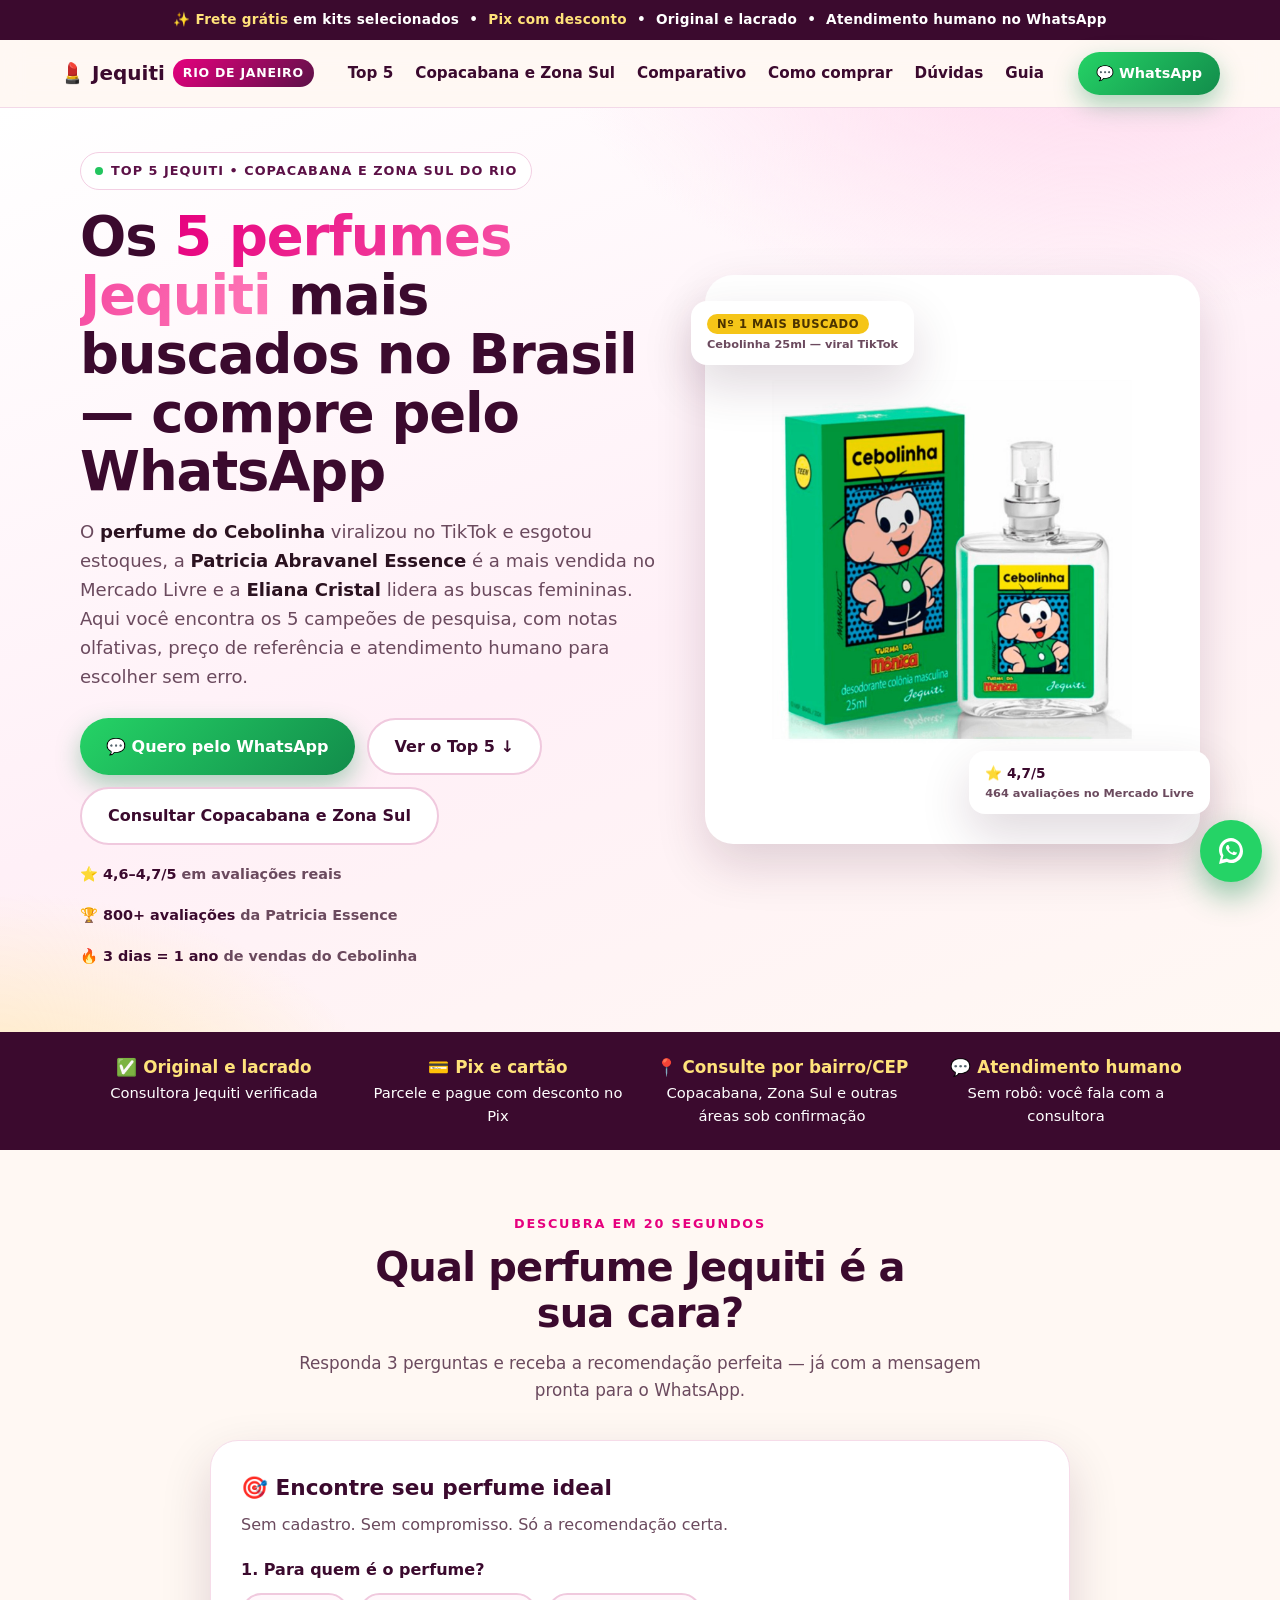
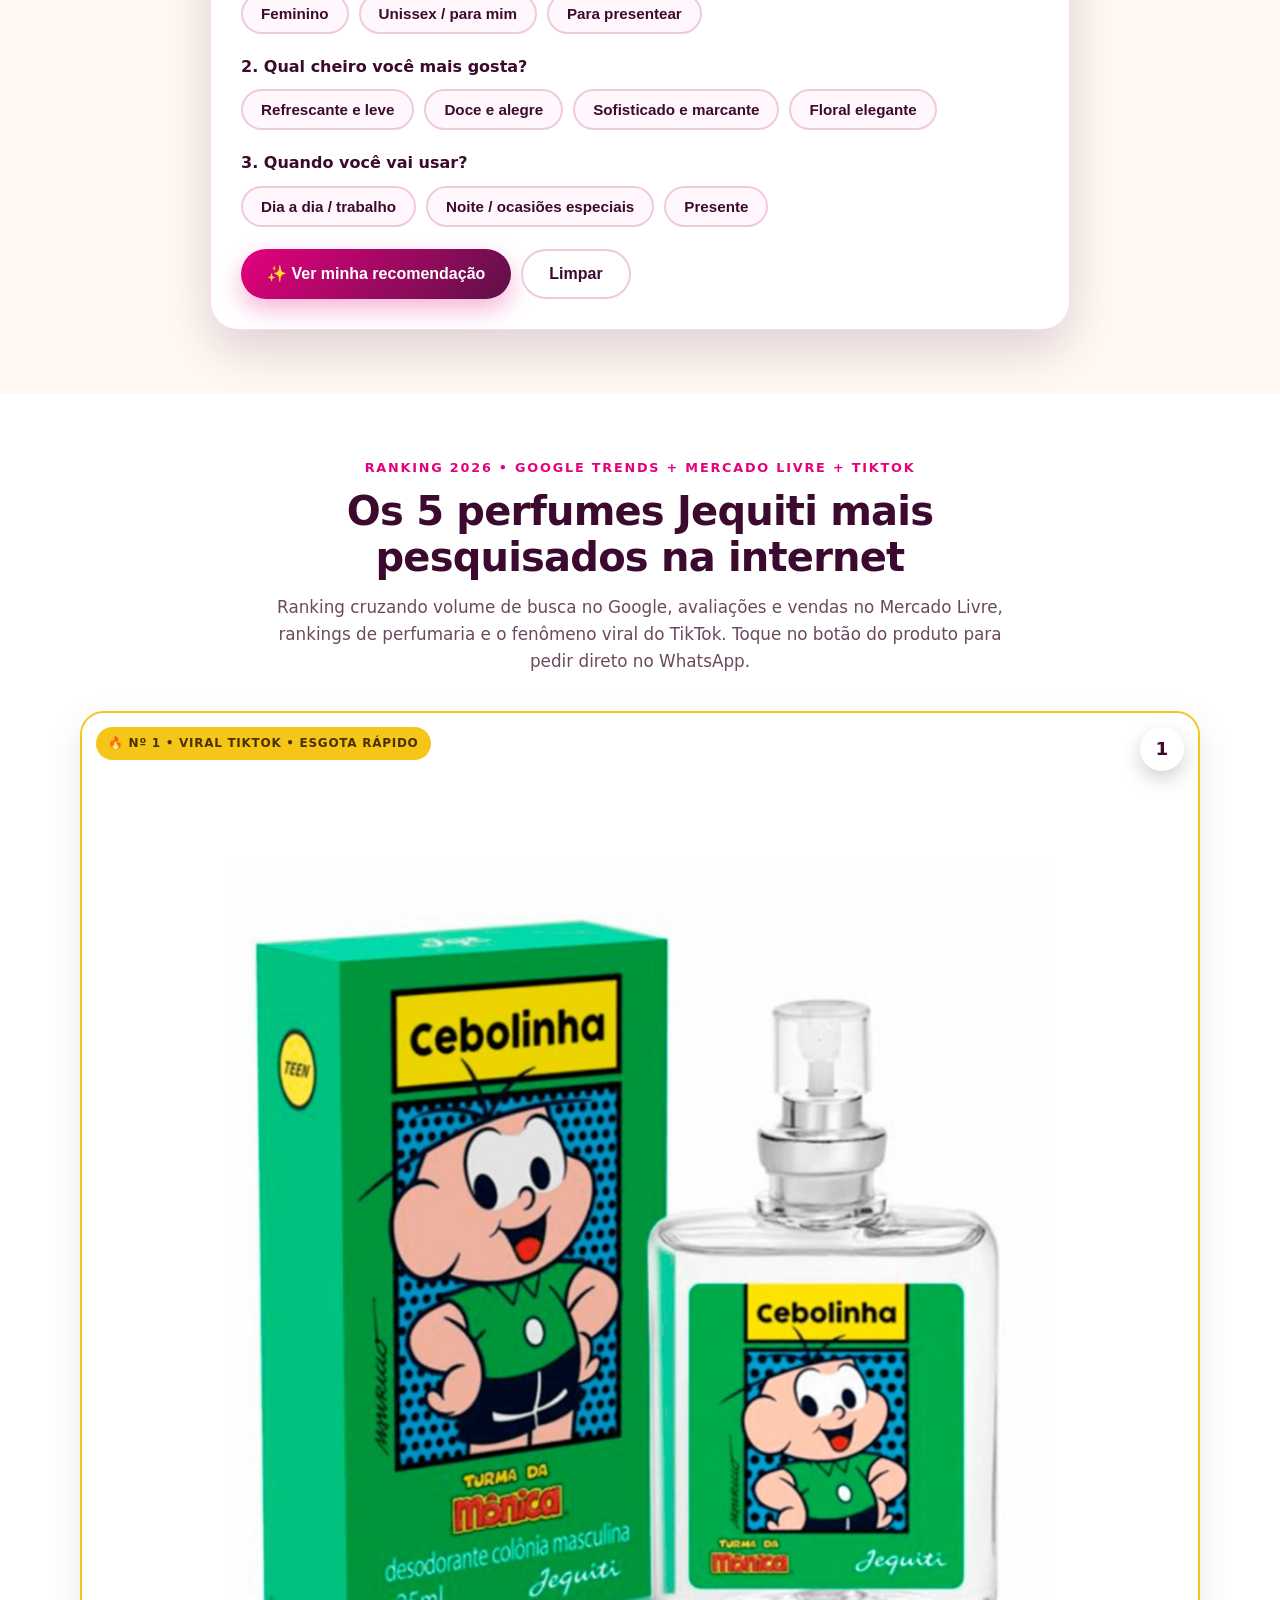
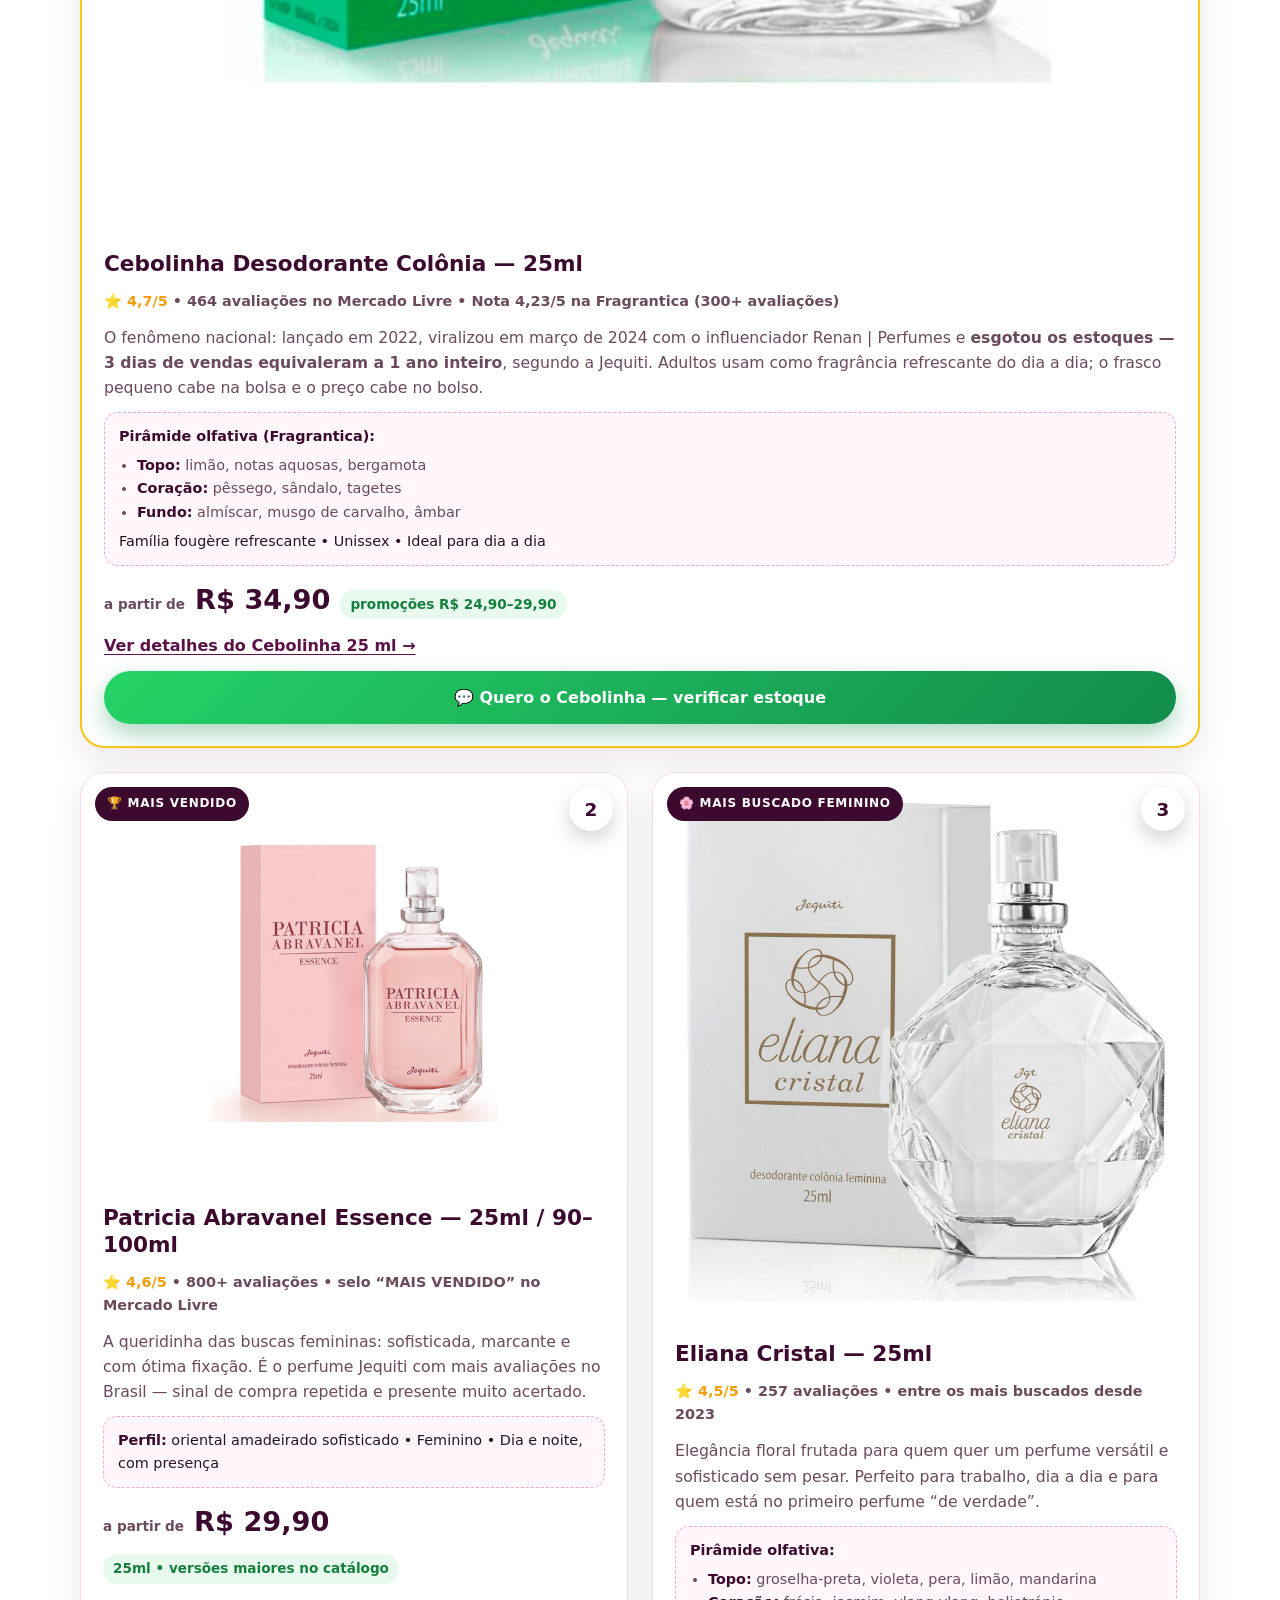
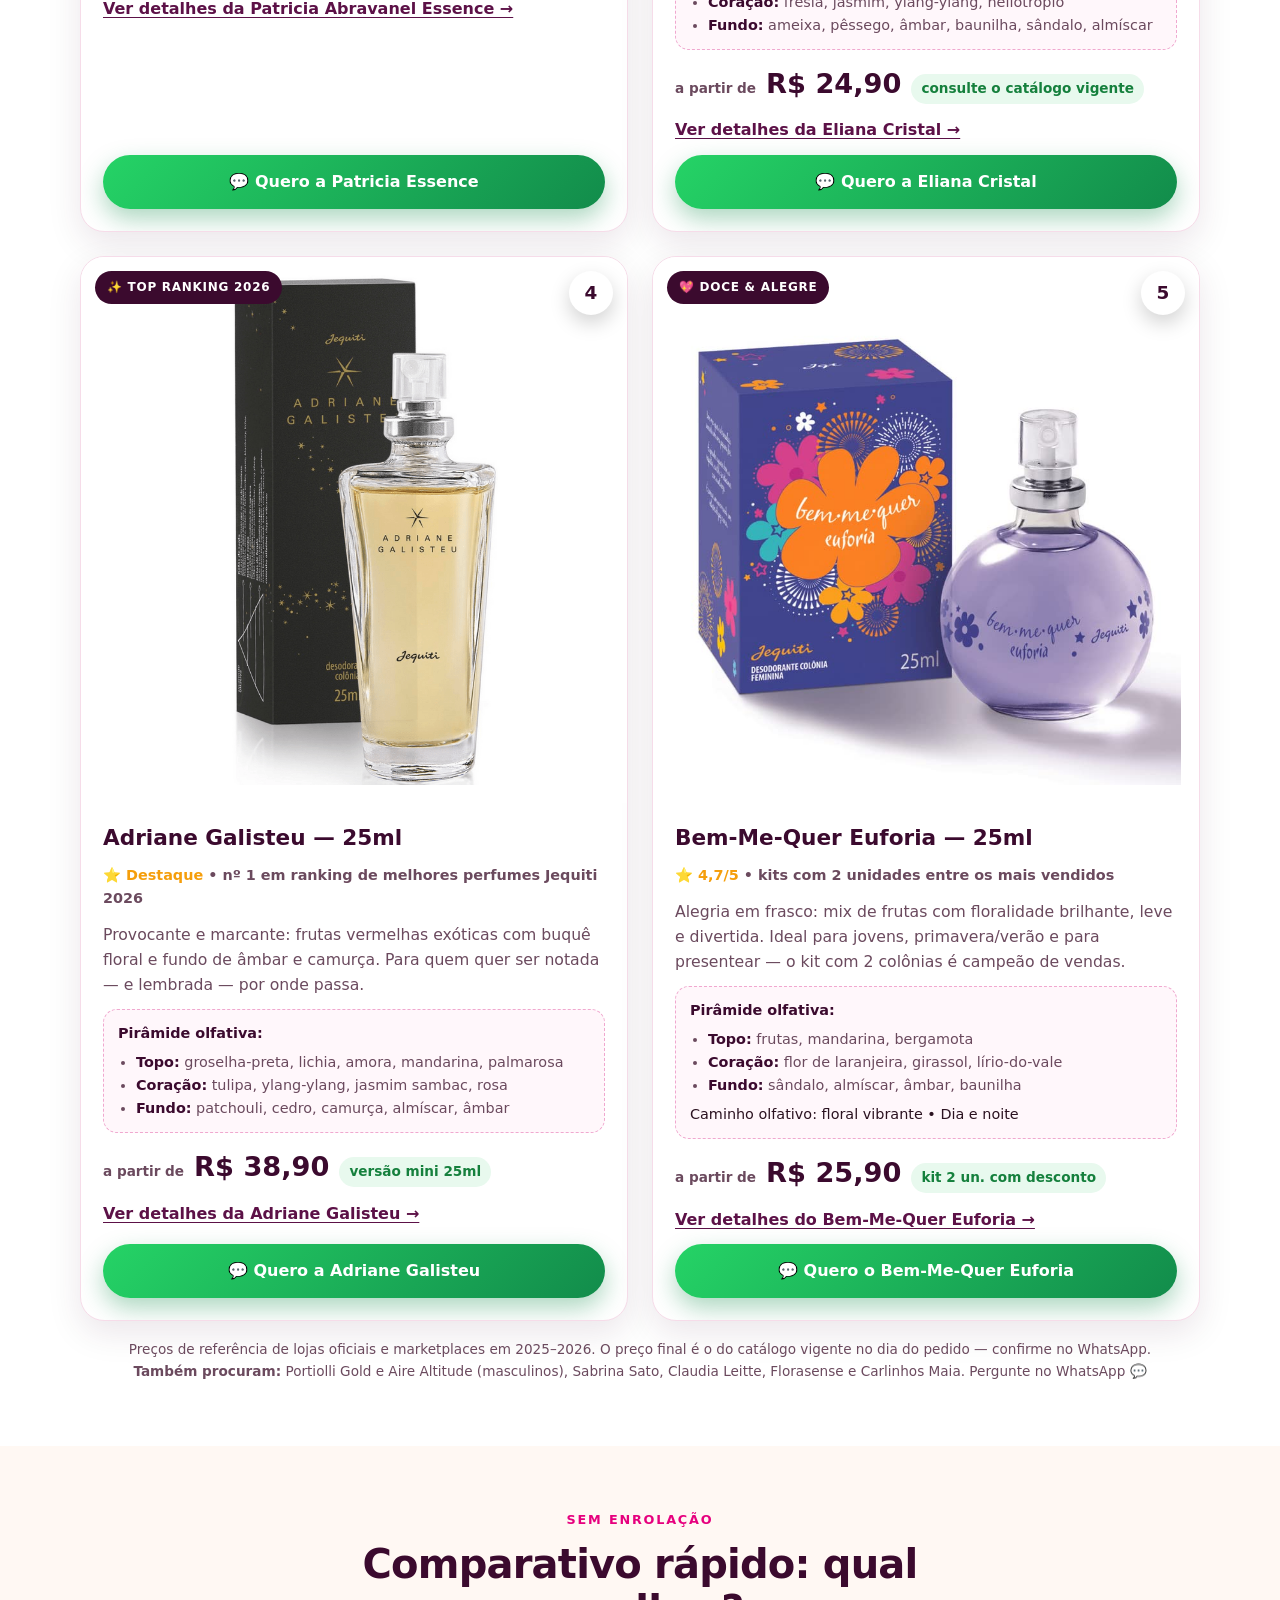
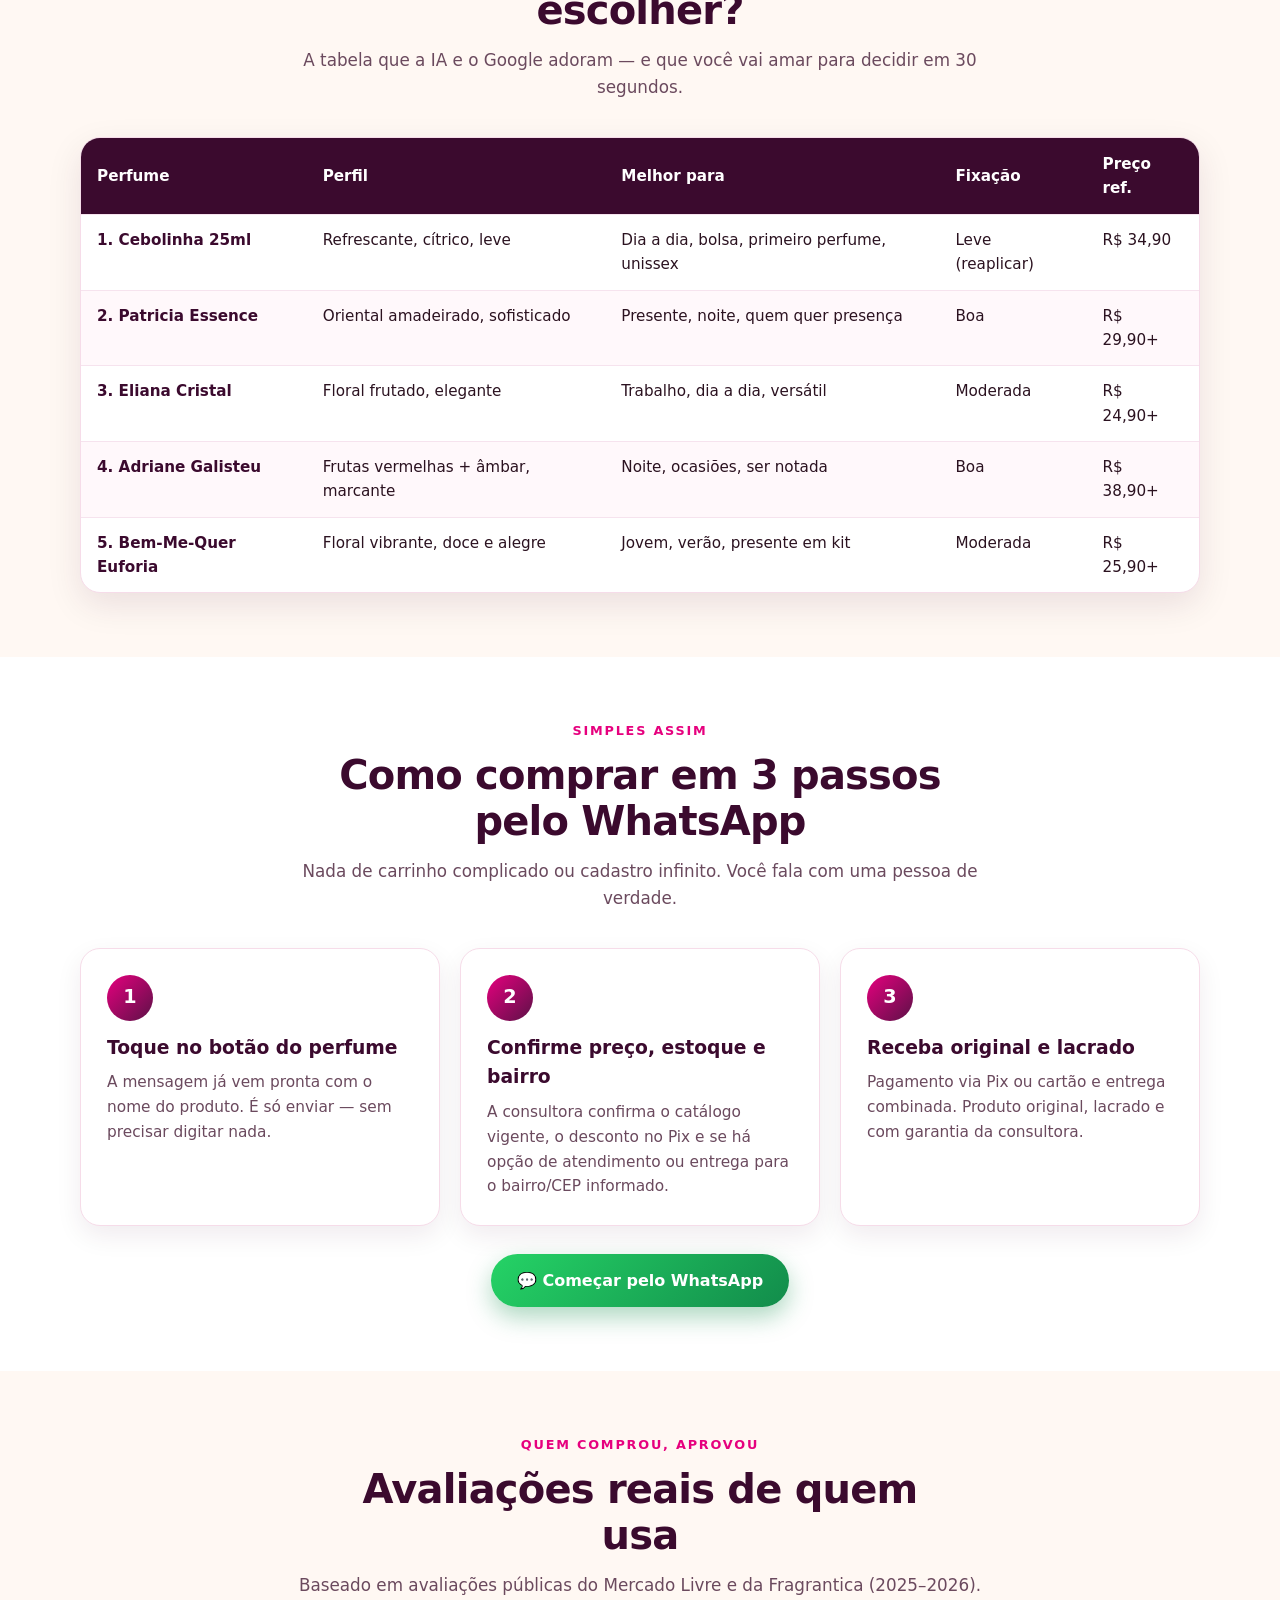
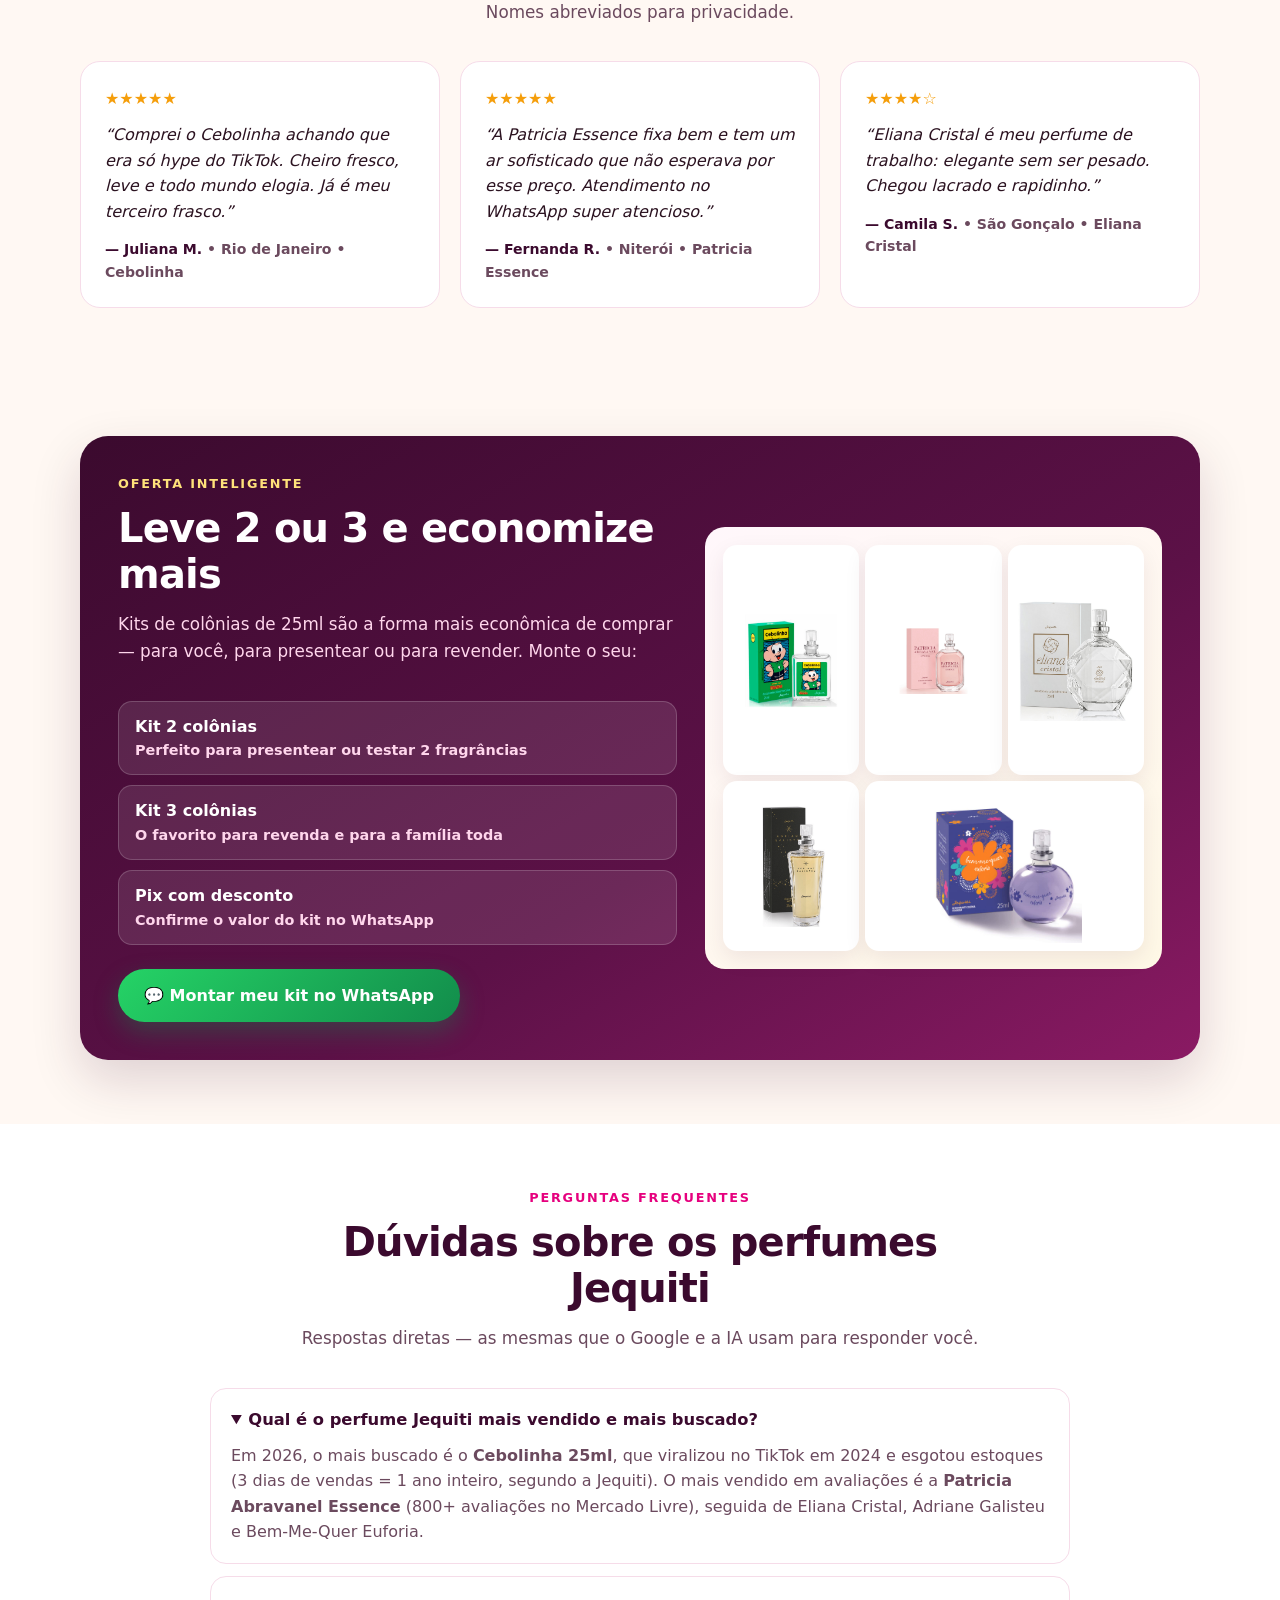
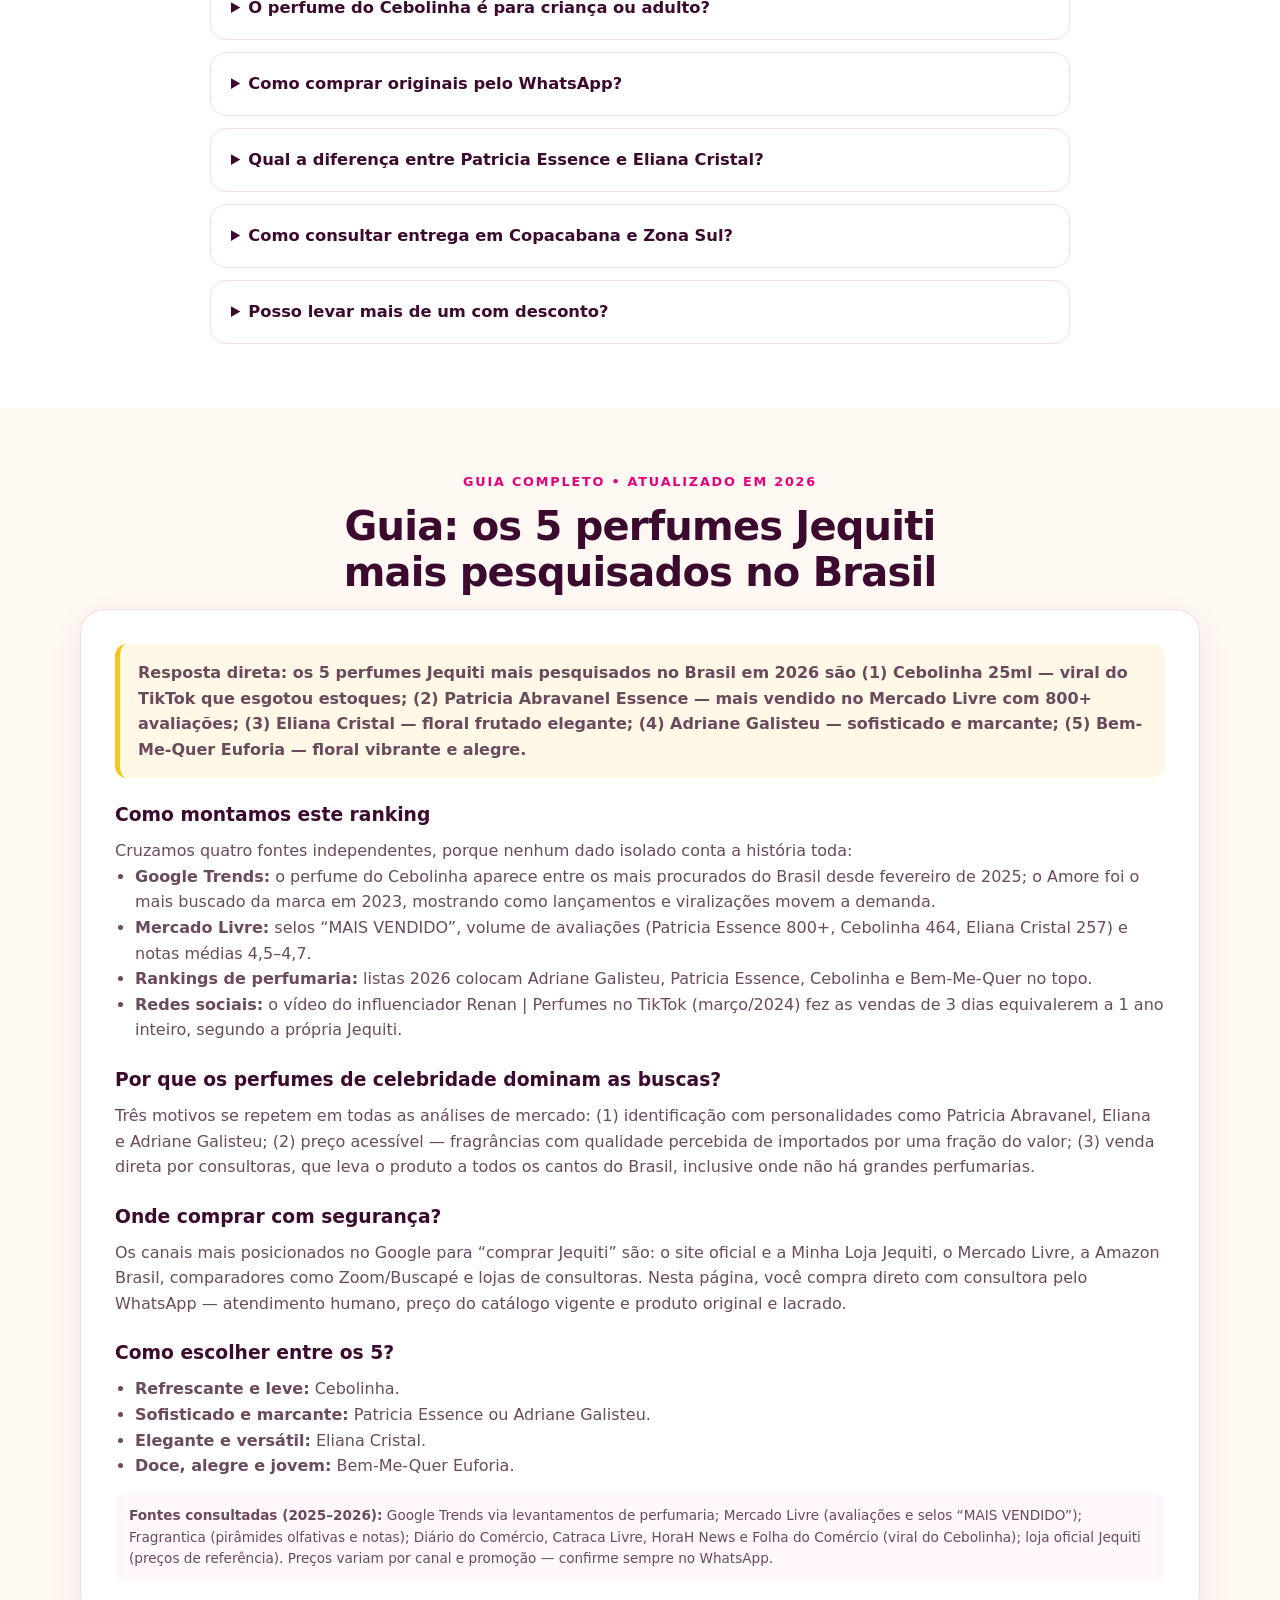
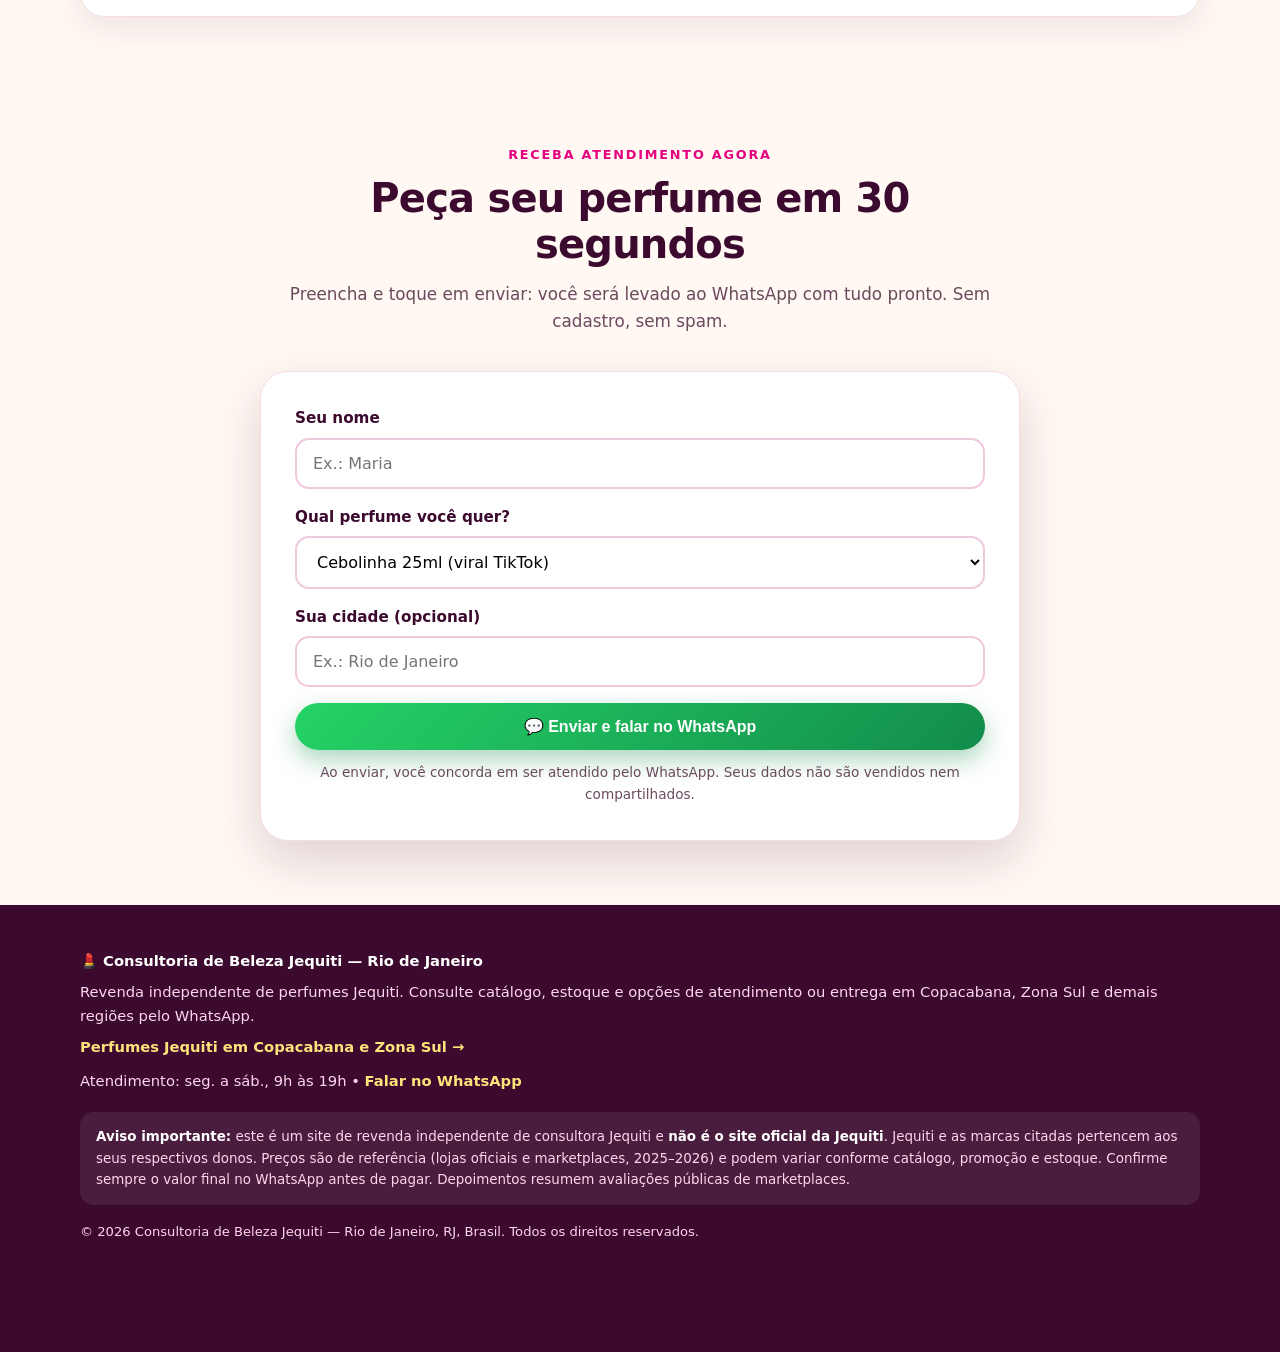
<file: index.html>
<!DOCTYPE html>
<html lang="pt-BR">
<head>
<meta charset="UTF-8">
<meta name="viewport" content="width=device-width, initial-scale=1.0">
<title>Perfumes Jequiti em Copacabana | Top 5 e WhatsApp</title>
<meta name="description" content="Veja o Top 5 perfumes Jequiti, detalhes das fragrâncias e consulte preço, estoque e atendimento para Copacabana e Zona Sul do Rio pelo WhatsApp.">
<meta name="keywords" content="perfume Jequiti, perfume do Cebolinha Jequiti, Patricia Abravanel Essence, Eliana Cristal Jequiti, Adriane Galisteu Jequiti, Bem-Me-Quer Euforia, perfumes Jequiti mais vendidos, comprar Jequiti no Rio de Janeiro, revendedora Jequiti WhatsApp">
<meta name="robots" content="index, follow, max-image-preview:large, max-snippet:-1">
<meta name="author" content="Consultoria de Beleza Jequiti — Rio de Janeiro">
<link rel="canonical" href="https://jequiti.example.com/">
<meta name="theme-color" content="#3b0a2e">
<!-- Open Graph -->
<meta property="og:type" content="website">
<meta property="og:locale" content="pt_BR">
<meta property="og:title" content="Top 5 Perfumes Jequiti em Copacabana e Zona Sul do Rio">
<meta property="og:description" content="Veja o Top 5 Jequiti e consulte preço, estoque e atendimento para Copacabana e Zona Sul do Rio pelo WhatsApp.">
<meta property="og:url" content="https://jequiti.example.com/">
<meta property="og:image" content="https://jequiti.vtexassets.com/arquivos/ids/171059-3840-0/1.png?v=638466481864200000">
<meta name="twitter:image" content="https://jequiti.vtexassets.com/arquivos/ids/171059-3840-0/1.png?v=638466481864200000">
<meta name="twitter:card" content="summary_large_image">
<meta name="twitter:title" content="Top 5 Perfumes Jequiti em Copacabana e Zona Sul">
<meta name="twitter:description" content="Veja o Top 5 Jequiti e consulte atendimento para Copacabana e Zona Sul do Rio pelo WhatsApp.">
<!-- GEO: permite citação por motores de IA -->
<meta name="geo.region" content="BR-RJ">
<meta name="geo.placename" content="Rio de Janeiro">

<link rel="icon" href="data:image/svg+xml,<svg xmlns='http://www.w3.org/2000/svg' viewBox='0 0 100 100'><text y='.9em' font-size='90'>💄</text></svg>">

<!-- ===== DADOS ESTRUTURADOS (SEO + GEO) ===== -->
<script type="application/ld+json">
{
  "@context": "https://schema.org",
  "@graph": [
    {
      "@type": "Organization",
      "name": "Consultoria de Beleza Jequiti — Rio de Janeiro",
      "url": "https://jequiti.example.com/",
      "description": "Página independente de consulta de perfumes e cosméticos Jequiti; preço, estoque e opções de atendimento são confirmados pelo WhatsApp.",
      "contactPoint": { "@type": "ContactPoint", "telephone": "+55-21-99701-1711", "contactType": "customer service", "availableLanguage": "Portuguese" },
      "knowsAbout": ["Perfumes Jequiti", "Cosméticos Jequiti", "Perfume do Cebolinha", "Patricia Abravanel Essence"]
    },
    {
      "@type": "WebSite",
      "name": "Top 5 Perfumes Jequiti Mais Buscados",
      "url": "https://jequiti.example.com/",
      "inLanguage": "pt-BR"
    },
    {
      "@type": "ItemList",
      "name": "Os 5 perfumes Jequiti mais pesquisados no Brasil em 2026",
      "itemListElement": [
        { "@type": "ListItem", "position": 1, "name": "Cebolinha Desodorante Colônia Jequiti 25ml — perfume viral do TikTok", "url": "https://jequiti.example.com/perfumes/cebolinha-jequiti/" },
        { "@type": "ListItem", "position": 2, "name": "Patricia Abravanel Essence Desodorante Colônia Feminina Jequiti", "url": "https://jequiti.example.com/perfumes/patricia-abravanel-essence/" },
        { "@type": "ListItem", "position": 3, "name": "Eliana Cristal Desodorante Colônia Feminina Jequiti", "url": "https://jequiti.example.com/perfumes/eliana-cristal/" },
        { "@type": "ListItem", "position": 4, "name": "Adriane Galisteu Desodorante Colônia Feminina Jequiti", "url": "https://jequiti.example.com/perfumes/adriane-galisteu/" },
        { "@type": "ListItem", "position": 5, "name": "Bem-Me-Quer Euforia Desodorante Colônia Feminina Jequiti", "url": "https://jequiti.example.com/perfumes/bem-me-quer-euforia/" }
      ]
    },
    {
      "@type": "FAQPage",
      "mainEntity": [
        { "@type": "Question", "name": "Qual é o perfume Jequiti mais vendido e mais buscado?", "acceptedAnswer": { "@type": "Answer", "text": "Em 2026, o perfume Jequiti mais buscado no Brasil é o Cebolinha Desodorante Colônia 25ml, que viralizou no TikTok em 2024 e esgotou estoques — segundo a Jequiti, as vendas de 3 dias equivaleram a 1 ano inteiro. Na sequência, os mais vendidos no Mercado Livre são Patricia Abravanel Essence (mais de 800 avaliações), Eliana Cristal, Adriane Galisteu e Bem-Me-Quer Euforia." } },
        { "@type": "Question", "name": "O perfume do Cebolinha Jequiti é para criança ou adulto?", "acceptedAnswer": { "@type": "Answer", "text": "Apesar de fazer parte da linha Turma da Mônica, o perfume do Cebolinha é usado por adultos como fragrância refrescante e leve do dia a dia. Suas notas são limão, bergamota, pêssego, sândalo, almíscar e âmbar. O preço oficial de referência é R$ 34,90 (25ml), com promoções frequentes entre R$ 24,90 e R$ 29,90." } },
        { "@type": "Question", "name": "Como comprar perfumes Jequiti originais pelo WhatsApp?", "acceptedAnswer": { "@type": "Answer", "text": "Escolha o perfume nesta página, toque no botão de WhatsApp do produto e envie a mensagem pronta. Você confirma estoque, preço do catálogo vigente, forma de pagamento (Pix ou cartão) e entrega. Os produtos são originais e lacrados, de consultora Jequiti." } },
        { "@type": "Question", "name": "Qual a diferença entre Patricia Abravanel Essence e Eliana Cristal?", "acceptedAnswer": { "@type": "Answer", "text": "Patricia Abravanel Essence é mais sofisticada e marcante, com perfil oriental amadeirado. Eliana Cristal é floral frutado, elegante e versátil para o dia a dia, com notas de groselha-preta, pera, jasmim, pêssego e baunilha." } },
        { "@type": "Question", "name": "Como consultar entrega de perfumes Jequiti em Copacabana?", "acceptedAnswer": { "@type": "Answer", "text": "Envie o nome do produto e seu bairro ou CEP pelo WhatsApp. A consultora confirma se há atendimento ou entrega disponível, prazo, custo e estoque antes de concluir o pedido." } },
        { "@type": "Question", "name": "Posso levar mais de um perfume com desconto?", "acceptedAnswer": { "@type": "Answer", "text": "Sim. Kits com 2 ou 3 colônias de 25ml são a forma mais econômica de comprar, muito procurados para presentear e para revenda. Consulte as combinações disponíveis no WhatsApp." } }
      ]
    }
  ]
}
</script>

<style>
:root{
  --plum:#3b0a2e; --plum2:#5c1147; --pink:#e6007e; --pink2:#ff4da6;
  --gold:#f5c518; --gold2:#ffe27a; --cream:#fff8f3; --ink:#2b1220;
  --muted:#6b4a5e; --green:#22c55e; --green-d:#15803d; --card:#ffffff;
  --radius:20px; --shadow:0 20px 50px rgba(59,10,46,.16);
}
*{margin:0;padding:0;box-sizing:border-box}
html{scroll-behavior:smooth}
body{font-family:system-ui,-apple-system,"Segoe UI",Roboto,Arial,sans-serif;background:var(--cream);color:var(--ink);line-height:1.6;overflow-x:hidden}
img{max-width:100%;display:block}
a{text-decoration:none;color:inherit}
.wrap{max-width:1160px;margin:0 auto;padding:0 20px}
.skip{position:absolute;left:-9999px;top:0;background:#fff;padding:10px 16px;z-index:99}
.skip:focus{left:12px;top:12px}
/* Topbar */
.topbar{background:var(--plum);color:#fff;text-align:center;font-size:.85rem;padding:9px 12px;font-weight:600;letter-spacing:.02em}
.topbar b{color:var(--gold2)}
/* Header */
header{position:sticky;top:0;z-index:50;background:rgba(255,248,243,.92);backdrop-filter:blur(12px);border-bottom:1px solid #f3d9e8}
.nav{display:flex;align-items:center;justify-content:space-between;gap:14px;padding:12px 0;position:relative}
.logo{font-weight:900;font-size:1.25rem;color:var(--plum);display:flex;align-items:center;gap:8px}
.logo span{background:linear-gradient(135deg,var(--pink),var(--plum2));color:#fff;padding:4px 10px;border-radius:999px;font-size:.78rem;letter-spacing:.06em}
.nav-links{display:flex;gap:22px;font-weight:600;font-size:.95rem;color:var(--plum)}
.nav-links a:hover{color:var(--pink)}
.menu-toggle{display:none;align-items:center;justify-content:center;width:42px;height:42px;border:1px solid #f0c9de;border-radius:12px;background:#fff;color:var(--plum);font-size:1.35rem;font-weight:800;cursor:pointer;flex-shrink:0}
.menu-toggle:focus-visible{outline:3px solid var(--pink);outline-offset:2px}
.btn{display:inline-flex;align-items:center;justify-content:center;gap:9px;font-weight:800;border-radius:999px;padding:14px 26px;font-size:1rem;cursor:pointer;border:0;transition:.2s;text-align:center}
.btn-wa{background:linear-gradient(135deg,#25d366,#128c4b);color:#fff;box-shadow:0 10px 24px rgba(18,140,75,.35)}
.btn-wa:hover{transform:translateY(-2px);box-shadow:0 14px 30px rgba(18,140,75,.45)}
.btn-pink{background:linear-gradient(135deg,var(--pink),var(--plum2));color:#fff;box-shadow:0 10px 24px rgba(230,0,126,.3)}
.btn-pink:hover{transform:translateY(-2px)}
.btn-ghost{background:#fff;color:var(--plum);border:2px solid #f0c9de}
.btn-sm{padding:10px 18px;font-size:.9rem}
@media(max-width:820px){.nav{gap:10px}.menu-toggle{display:inline-flex}.nav-links{display:none;position:absolute;top:100%;left:0;right:0;z-index:60;flex-direction:column;align-items:stretch;gap:0;padding:8px 14px;background:#fff;border:1px solid #f3d9e8;border-radius:0 0 16px 16px;box-shadow:0 18px 36px rgba(59,10,46,.16)}.nav-links.is-open{display:flex}.nav-links a{padding:12px 10px;border-bottom:1px solid #f6dce9}.nav-links a:last-child{border-bottom:0}.nav .btn-sm{padding:10px 12px;font-size:.82rem}}
@media(max-width:400px){.nav{gap:7px}.logo{font-size:1rem;gap:5px}.logo span{font-size:.68rem;padding:3px 7px}.nav .btn-sm{padding:9px 10px;font-size:.78rem}}
/* Hero */
.hero{background:radial-gradient(900px 500px at 85% -10%,#ffd6ec 0%,transparent 60%),radial-gradient(700px 420px at 0% 110%,#ffe9b8 0%,transparent 55%),linear-gradient(160deg,#fff 0%,#fff0f7 55%,#fff8f3 100%);padding:52px 0 64px}
.hero-grid{display:grid;grid-template-columns:1.08fr .92fr;gap:44px;align-items:center}
.eyebrow{display:inline-flex;align-items:center;gap:8px;background:#fff;border:1px solid #f3cfe3;color:var(--plum2);font-weight:800;font-size:.8rem;letter-spacing:.08em;text-transform:uppercase;padding:8px 14px;border-radius:999px}
.eyebrow i{width:8px;height:8px;background:var(--green);border-radius:50%;display:inline-block}
h1{font-size:clamp(2rem,4.6vw,3.4rem);line-height:1.08;color:var(--plum);margin:18px 0 16px;letter-spacing:-.02em}
h1 em{font-style:normal;background:linear-gradient(120deg,var(--pink),#ff7ab8);-webkit-background-clip:text;background-clip:text;color:transparent}
.hero p.lead{font-size:1.13rem;color:var(--muted);max-width:56ch}
.hero p.lead strong{color:var(--ink)}
.hero-ctas{display:flex;gap:12px;flex-wrap:wrap;margin:26px 0 18px}
.proof{display:flex;gap:18px;flex-wrap:wrap;font-size:.9rem;color:var(--muted);font-weight:600}
.proof b{color:var(--plum)}
.hero-img{position:relative}
.hero-img .main{border-radius:28px;overflow:hidden;box-shadow:var(--shadow);aspect-ratio:4/4.6;background:#fff}
.hero-img .main img{width:100%;height:100%;object-fit:contain;padding:12px}
.float-card{position:absolute;background:#fff;border-radius:16px;box-shadow:var(--shadow);padding:12px 16px;font-size:.85rem;font-weight:700;color:var(--plum)}
.float-card small{display:block;color:var(--muted);font-weight:600}
.float-1{left:-14px;top:26px}
.float-2{right:-10px;bottom:30px}
.rank-badge{background:var(--gold);color:#4a3200;border-radius:999px;padding:3px 10px;font-size:.72rem;font-weight:900;letter-spacing:.05em}
@media(max-width:900px){.hero-grid{grid-template-columns:1fr}.float-1{left:8px}.float-2{right:8px}}
/* Trust */
.trust{background:var(--plum);color:#fff;padding:22px 0}
.trust-grid{display:grid;grid-template-columns:repeat(4,1fr);gap:16px;text-align:center}
.trust-grid div{font-size:.92rem}
.trust-grid b{display:block;font-size:1.05rem;color:var(--gold2)}
@media(max-width:760px){.trust-grid{grid-template-columns:1fr 1fr}}
/* Sections */
section{padding:64px 0}
.kicker{color:var(--pink);font-weight:900;letter-spacing:.14em;text-transform:uppercase;font-size:.8rem;text-align:center}
h2{font-size:clamp(1.7rem,3.4vw,2.5rem);color:var(--plum);text-align:center;line-height:1.15;margin:10px auto 14px;max-width:22ch;letter-spacing:-.02em}
.sub{text-align:center;color:var(--muted);max-width:68ch;margin:0 auto 36px;font-size:1.05rem}
/* Quiz */
.quiz{background:#fff;border-radius:28px;box-shadow:var(--shadow);padding:30px;max-width:860px;margin:0 auto;border:1px solid #f6dce9}
.quiz h3{color:var(--plum);font-size:1.35rem;margin-bottom:6px}
.quiz p{color:var(--muted)}
.q{margin-top:20px}
.q legend,.q .qlabel{font-weight:800;color:var(--plum);margin-bottom:10px;display:block}
.opts{display:flex;gap:10px;flex-wrap:wrap}
.opt{border:2px solid #f0c9de;background:#fff7fb;border-radius:999px;padding:10px 18px;font-weight:700;cursor:pointer;font-size:.95rem;color:var(--plum)}
.opt[aria-pressed="true"]{background:var(--plum);color:#fff;border-color:var(--plum)}
.quiz-result{display:none;margin-top:22px;background:linear-gradient(135deg,#fff0f7,#fff8e6);border:1px solid #f3cfe3;border-radius:18px;padding:20px}
.quiz-result.show{display:block}
.quiz-result h4{color:var(--plum);font-size:1.2rem;margin-bottom:6px}
/* Products */
.products{display:grid;grid-template-columns:repeat(2,1fr);gap:24px}
@media(max-width:820px){.products{grid-template-columns:1fr}}
.product{background:var(--card);border-radius:24px;overflow:hidden;box-shadow:0 12px 34px rgba(59,10,46,.10);border:1px solid #f6dce9;display:flex;flex-direction:column}
.product.featured{grid-column:span 2;border:2px solid var(--gold)}
@media(max-width:820px){.product.featured{grid-column:span 1}}
.p-img{position:relative;aspect-ratio:4/3;background:#fff;display:grid;place-items:center;padding:12px}
.product.featured .p-img{aspect-ratio:16/8}
.p-img img{width:100%;height:100%;object-fit:contain;padding:6px}
.kit-products{min-height:300px;border-radius:20px;background:linear-gradient(145deg,#fff7fb,#fff8e6);display:grid;grid-template-columns:repeat(3,1fr);align-items:center;gap:6px;padding:18px}
.kit-products img{width:100%;height:230px;object-fit:contain;background:#fff;border-radius:14px;padding:8px;box-shadow:0 8px 22px rgba(59,10,46,.08)}
.kit-products img:first-child{grid-column:1/2;grid-row:1}
.kit-products img:nth-child(2){grid-column:2/3;grid-row:1}
.kit-products img:nth-child(3){grid-column:3/4;grid-row:1}
.kit-products img:nth-child(4){grid-column:1/2;grid-row:2;height:170px}
.kit-products img:nth-child(5){grid-column:2/4;grid-row:2;height:170px}
@media(max-width:600px){.kit-products{padding:10px;min-height:230px}.kit-products img{height:150px}.kit-products img:nth-child(n+4){height:110px}}
.p-tag{position:absolute;top:14px;left:14px;background:var(--plum);color:#fff;font-weight:900;font-size:.75rem;letter-spacing:.06em;padding:7px 12px;border-radius:999px}
.p-tag.gold{background:var(--gold);color:#4a3200}
.p-rank{position:absolute;top:14px;right:14px;background:#fff;color:var(--plum);font-weight:900;width:44px;height:44px;border-radius:50%;display:grid;place-items:center;font-size:1.15rem;box-shadow:0 8px 20px rgba(0,0,0,.18)}
.p-body{padding:22px;display:flex;flex-direction:column;gap:12px;flex:1}
.p-body h3{color:var(--plum);font-size:1.35rem;line-height:1.25}
.p-stars{color:#f59e0b;font-weight:800;font-size:.9rem}
.p-stars span{color:var(--muted);font-weight:600}
.p-desc{color:var(--muted);font-size:.98rem}
.product-more{font-weight:800;color:var(--plum2);text-decoration:underline;text-underline-offset:3px}
.product-more:hover{color:var(--pink)}
.notes{background:#fff7fb;border:1px dashed #f0a8cf;border-radius:14px;padding:12px 14px;font-size:.9rem}
.notes b{color:var(--plum)}
.notes ul{margin:6px 0 0 18px;color:var(--muted)}
.p-price{display:flex;align-items:baseline;gap:10px;flex-wrap:wrap}
.p-price .from{font-size:.85rem;color:var(--muted);font-weight:700}
.p-price .val{font-size:1.7rem;font-weight:900;color:var(--plum)}
.p-price .pix{font-size:.85rem;background:#e8f9ee;color:var(--green-d);font-weight:800;padding:4px 10px;border-radius:999px}
.p-body .btn{margin-top:auto}
/* Table */
.table-wrap{overflow-x:auto;background:#fff;border-radius:20px;box-shadow:0 12px 34px rgba(59,10,46,.10);border:1px solid #f6dce9}
table{width:100%;border-collapse:collapse;min-width:720px;font-size:.95rem}
th{background:var(--plum);color:#fff;text-align:left;padding:14px 16px}
td{padding:13px 16px;border-top:1px solid #f6e3ee;vertical-align:top}
tr:nth-child(even) td{background:#fff8fb}
td b{color:var(--plum)}
/* Steps */
.steps{display:grid;grid-template-columns:repeat(3,1fr);gap:20px}
@media(max-width:820px){.steps{grid-template-columns:1fr}}
.step{background:#fff;border-radius:20px;padding:26px;border:1px solid #f6dce9;box-shadow:0 10px 26px rgba(59,10,46,.08)}
.step .num{width:46px;height:46px;border-radius:50%;background:linear-gradient(135deg,var(--pink),var(--plum2));color:#fff;display:grid;place-items:center;font-weight:900;font-size:1.2rem;margin-bottom:12px}
.step h3{color:var(--plum);margin-bottom:8px}
.step p{color:var(--muted);font-size:.96rem}
/* Testimonials */
.testis{display:grid;grid-template-columns:repeat(3,1fr);gap:20px}
@media(max-width:820px){.testis{grid-template-columns:1fr}}
.testi{background:#fff;border-radius:20px;padding:24px;border:1px solid #f6dce9}
.testi .stars{color:#f59e0b;margin-bottom:10px}
.testi p{color:var(--ink);font-style:italic}
.testi footer{margin-top:14px;font-size:.88rem;color:var(--muted);font-weight:700}
.testi footer b{color:var(--plum)}
/* Offer */
.offer{background:linear-gradient(150deg,var(--plum),var(--plum2) 60%,#8a1a63);color:#fff;border-radius:28px;padding:38px;box-shadow:var(--shadow)}
.offer h2{color:#fff;text-align:left;margin-left:0}
.offer .sub{color:#ffd6ec;text-align:left;margin-left:0}
.offer-grid{display:grid;grid-template-columns:1.1fr .9fr;gap:28px;align-items:center}
@media(max-width:820px){.offer-grid{grid-template-columns:1fr}}
.offer ul{list-style:none;display:grid;gap:10px;margin:18px 0 24px}
.offer li{background:rgba(255,255,255,.10);border:1px solid rgba(255,255,255,.18);border-radius:14px;padding:12px 16px;font-weight:700}
.offer li span{display:block;font-weight:600;color:#ffd6ec;font-size:.9rem}
/* FAQ */
.faq{max-width:860px;margin:0 auto;display:grid;gap:12px}
details{background:#fff;border:1px solid #f6dce9;border-radius:16px;padding:18px 20px}
summary{font-weight:800;color:var(--plum);cursor:pointer;font-size:1.02rem}
details p{margin-top:10px;color:var(--muted)}
/* Guide */
.guide{background:#fff;border-radius:24px;border:1px solid #f6dce9;padding:34px;box-shadow:0 12px 34px rgba(59,10,46,.08)}
.guide h3{color:var(--plum);margin:22px 0 8px}
.guide p,.guide li{color:var(--muted)}
.guide ul{margin-left:20px}
.guide .src{font-size:.85rem;background:#fff7fb;border-radius:12px;padding:12px 14px;margin-top:14px}
.answer-first{background:#fff8e6;border-left:5px solid var(--gold);border-radius:12px;padding:16px 18px;color:var(--ink);font-weight:600}
/* Form */
.capture{background:#fff;border-radius:28px;box-shadow:var(--shadow);padding:34px;max-width:760px;margin:0 auto;border:1px solid #f6dce9}
.field{margin-bottom:16px}
label{font-weight:800;color:var(--plum);display:block;margin-bottom:7px;font-size:.95rem}
input,select{width:100%;padding:14px 16px;border:2px solid #f0c9de;border-radius:14px;font-size:1rem;font-family:inherit;background:#fff}
input:focus,select:focus{outline:3px solid #ffd6ec;border-color:var(--pink)}
.small{font-size:.85rem;color:var(--muted)}
/* Footer */
footer.site{background:var(--plum);color:#ffd6ec;padding:44px 0 110px;font-size:.92rem}
footer.site b{color:#fff}
footer.site a{color:var(--gold2);font-weight:700}
.disclaimer{background:rgba(255,255,255,.08);border-radius:14px;padding:14px 16px;margin-top:20px;font-size:.84rem}
/* Floating */
.wa-float{position:fixed;right:18px;bottom:18px;z-index:60;background:#25d366;color:#fff;width:62px;height:62px;border-radius:50%;display:grid;place-items:center;box-shadow:0 14px 30px rgba(18,140,75,.45);animation:pulse 2.2s infinite}
@keyframes pulse{0%{box-shadow:0 0 0 0 rgba(37,211,102,.5)}70%{box-shadow:0 0 0 16px rgba(37,211,102,0)}100%{box-shadow:0 0 0 0 rgba(37,211,102,0)}}
.sticky-cta{position:fixed;left:0;right:0;bottom:0;z-index:55;background:rgba(255,255,255,.96);backdrop-filter:blur(10px);border-top:1px solid #f3cfe3;padding:10px 14px;display:none;gap:10px}
.sticky-cta .btn{flex:1;padding:13px 10px;font-size:.95rem}
@media(max-width:820px){.sticky-cta{display:flex}.wa-float{bottom:78px}}
.toast{position:fixed;left:50%;transform:translateX(-50%) translateY(20px);bottom:96px;background:var(--plum);color:#fff;padding:13px 20px;border-radius:999px;font-weight:700;opacity:0;pointer-events:none;transition:.3s;z-index:70;max-width:92vw;text-align:center}
.toast.show{opacity:1;transform:translateX(-50%) translateY(0)}
@media(prefers-reduced-motion:reduce){*{animation:none!important;transition:none!important}html{scroll-behavior:auto}}
</style>
</head>
<body>
<a class="skip" href="#top5">Pular para os produtos</a>
<div class="topbar">✨ <b>Frete grátis</b> em kits selecionados &nbsp;•&nbsp; <b>Pix com desconto</b> &nbsp;•&nbsp; Original e lacrado &nbsp;•&nbsp; Atendimento humano no WhatsApp</div>

<header>
  <div class="wrap nav">
    <a class="logo" href="#inicio" aria-label="Início — Perfumes Jequiti">💄 Jequiti <span>RIO DE JANEIRO</span></a>
    <button class="menu-toggle" type="button" aria-label="Abrir menu" aria-controls="primary-menu" aria-expanded="false" data-menu-toggle><span class="menu-icon" aria-hidden="true">☰</span></button>
    <nav id="primary-menu" class="nav-links" aria-label="Navegação principal">
      <a href="#top5">Top 5</a><a href="copacabana/">Copacabana e Zona Sul</a><a href="#comparativo">Comparativo</a><a href="#como-comprar">Como comprar</a><a href="#faq">Dúvidas</a><a href="#guia">Guia</a>
    </nav>
    <a class="btn btn-wa btn-sm wa-link" data-msg="Olá! Vim pelo site e quero conhecer os perfumes Jequiti mais buscados. Pode me ajudar?" target="_blank" rel="noopener">💬 WhatsApp</a>
  </div>
</header>

<main id="inicio">
<!-- ============ HERO (resposta direta p/ SEO/GEO) ============ -->
<section class="hero" style="padding-top:44px">
  <div class="wrap hero-grid">
    <div>
      <span class="eyebrow"><i></i> Top 5 Jequiti • Copacabana e Zona Sul do Rio</span>
      <h1>Os <em>5 perfumes Jequiti</em> mais buscados no Brasil — compre pelo WhatsApp</h1>
      <p class="lead">O <strong>perfume do Cebolinha</strong> viralizou no TikTok e esgotou estoques, a <strong>Patricia Abravanel Essence</strong> é a mais vendida no Mercado Livre e a <strong>Eliana Cristal</strong> lidera as buscas femininas. Aqui você encontra os 5 campeões de pesquisa, com notas olfativas, preço de referência e atendimento humano para escolher sem erro.</p>
      <div class="hero-ctas">
        <a class="btn btn-wa wa-link" data-msg="Olá! Quero garantir um dos perfumes Jequiti mais buscados (Cebolinha, Patricia Essence, Eliana Cristal, Adriane Galisteu ou Bem-Me-Quer). Pode me passar preço e estoque?" target="_blank" rel="noopener">💬 Quero pelo WhatsApp</a>
        <a class="btn btn-ghost" href="#top5">Ver o Top 5 ↓</a>
        <a class="btn btn-ghost" href="copacabana/">Consultar Copacabana e Zona Sul</a>
      </div>
      <div class="proof" aria-label="Provas de confiança">
        <span>⭐ <b>4,6–4,7/5</b> em avaliações reais</span>
        <span>🏆 <b>800+ avaliações</b> da Patricia Essence</span>
        <span>🔥 <b>3 dias = 1 ano</b> de vendas do Cebolinha</span>
      </div>
    </div>
    <div class="hero-img">
      <div class="main"><img src="assets/products/cebolinha-jequiti-25ml.jpg" alt="Frasco e caixa originais do perfume Cebolinha Jequiti 25 ml" width="1500" height="1500" loading="eager"></div>
      <div class="float-card float-1"><span class="rank-badge">Nº 1 MAIS BUSCADO</span><small>Cebolinha 25ml — viral TikTok</small></div>
      <div class="float-card float-2">⭐ 4,7/5 <small>464 avaliações no Mercado Livre</small></div>
    </div>
  </div>
</section>

<!-- ============ CONFIANÇA ============ -->
<div class="trust" aria-label="Benefícios">
  <div class="wrap trust-grid">
    <div><b>✅ Original e lacrado</b>Consultora Jequiti verificada</div>
    <div><b>💳 Pix e cartão</b>Parcele e pague com desconto no Pix</div>
    <div><b>📍 Consulte por bairro/CEP</b>Copacabana, Zona Sul e outras áreas sob confirmação</div>
    <div><b>💬 Atendimento humano</b>Sem robô: você fala com a consultora</div>
  </div>
</div>

<!-- ============ QUIZ ============ -->
<section id="quiz" aria-labelledby="quiz-title">
  <div class="wrap">
    <p class="kicker">Descubra em 20 segundos</p>
    <h2 id="quiz-title">Qual perfume Jequiti é a sua cara?</h2>
    <p class="sub">Responda 3 perguntas e receba a recomendação perfeita — já com a mensagem pronta para o WhatsApp.</p>
    <div class="quiz" role="group" aria-label="Quiz de perfume ideal">
      <h3>🎯 Encontre seu perfume ideal</h3>
      <p>Sem cadastro. Sem compromisso. Só a recomendação certa.</p>
      <fieldset class="q" style="border:0">
        <span class="qlabel">1. Para quem é o perfume?</span>
        <div class="opts" data-q="publico">
          <button type="button" class="opt" aria-pressed="false" data-v="feminino">Feminino</button>
          <button type="button" class="opt" aria-pressed="false" data-v="unissex">Unissex / para mim</button>
          <button type="button" class="opt" aria-pressed="false" data-v="presente">Para presentear</button>
        </div>
      </fieldset>
      <fieldset class="q" style="border:0">
        <span class="qlabel">2. Qual cheiro você mais gosta?</span>
        <div class="opts" data-q="cheiro">
          <button type="button" class="opt" aria-pressed="false" data-v="refrescante">Refrescante e leve</button>
          <button type="button" class="opt" aria-pressed="false" data-v="doce">Doce e alegre</button>
          <button type="button" class="opt" aria-pressed="false" data-v="sofisticado">Sofisticado e marcante</button>
          <button type="button" class="opt" aria-pressed="false" data-v="floral">Floral elegante</button>
        </div>
      </fieldset>
      <fieldset class="q" style="border:0">
        <span class="qlabel">3. Quando você vai usar?</span>
        <div class="opts" data-q="ocasio">
          <button type="button" class="opt" aria-pressed="false" data-v="dia">Dia a dia / trabalho</button>
          <button type="button" class="opt" aria-pressed="false" data-v="noite">Noite / ocasiões especiais</button>
          <button type="button" class="opt" aria-pressed="false" data-v="presente2">Presente</button>
        </div>
      </fieldset>
      <div style="margin-top:22px;display:flex;gap:10px;flex-wrap:wrap">
        <button type="button" class="btn btn-pink" id="quiz-btn">✨ Ver minha recomendação</button>
        <button type="button" class="btn btn-ghost" id="quiz-reset">Limpar</button>
      </div>
      <div class="quiz-result" id="quiz-result" aria-live="polite"></div>
    </div>
  </div>
</section>

<!-- ============ TOP 5 ============ -->
<section id="top5" style="background:#fff">
  <div class="wrap">
    <p class="kicker">Ranking 2026 • Google Trends + Mercado Livre + TikTok</p>
    <h2>Os 5 perfumes Jequiti mais pesquisados na internet</h2>
    <p class="sub">Ranking cruzando volume de busca no Google, avaliações e vendas no Mercado Livre, rankings de perfumaria e o fenômeno viral do TikTok. Toque no botão do produto para pedir direto no WhatsApp.</p>

    <div class="products">
      <!-- 1 CEBOLINHA -->
      <article class="product featured" id="cebolinha">
        <div class="p-img">
          <img src="assets/products/cebolinha-jequiti-25ml.jpg" alt="Frasco e caixa originais do Cebolinha Desodorante Colônia Jequiti 25 ml" width="1500" height="1500" loading="lazy">
          <span class="p-tag gold">🔥 Nº 1 • VIRAL TIKTOK • ESGOTA RÁPIDO</span><span class="p-rank">1</span>
        </div>
        <div class="p-body">
          <h3>Cebolinha Desodorante Colônia — 25ml</h3>
          <p class="p-stars">⭐ 4,7/5 <span>• 464 avaliações no Mercado Livre • Nota 4,23/5 na Fragrantica (300+ avaliações)</span></p>
          <p class="p-desc">O fenômeno nacional: lançado em 2022, viralizou em março de 2024 com o influenciador Renan | Perfumes e <strong>esgotou os estoques — 3 dias de vendas equivaleram a 1 ano inteiro</strong>, segundo a Jequiti. Adultos usam como fragrância refrescante do dia a dia; o frasco pequeno cabe na bolsa e o preço cabe no bolso.</p>
          <div class="notes"><b>Pirâmide olfativa (Fragrantica):</b>
            <ul><li><b>Topo:</b> limão, notas aquosas, bergamota</li><li><b>Coração:</b> pêssego, sândalo, tagetes</li><li><b>Fundo:</b> almíscar, musgo de carvalho, âmbar</li></ul>
            <p style="margin-top:6px">Família fougère refrescante • Unissex • Ideal para dia a dia</p>
          </div>
          <div class="p-price"><span class="from">a partir de</span><span class="val">R$ 34,90</span><span class="pix">promoções R$ 24,90–29,90</span></div>
          <a class="product-more" href="perfumes/cebolinha-jequiti/">Ver detalhes do Cebolinha 25 ml →</a>
          <a class="btn btn-wa wa-link" data-product="Cebolinha 25ml" target="_blank" rel="noopener">💬 Quero o Cebolinha — verificar estoque</a>
        </div>
      </article>

      <!-- 2 PATRICIA -->
      <article class="product" id="patricia-essence">
        <div class="p-img">
          <img src="assets/products/patricia-abravanel-essence-25ml.png" alt="Frasco e caixa originais do perfume Patricia Abravanel Essence Jequiti 25 ml" width="800" height="450" loading="lazy">
          <span class="p-tag">🏆 MAIS VENDIDO</span><span class="p-rank">2</span>
        </div>
        <div class="p-body">
          <h3>Patricia Abravanel Essence — 25ml / 90–100ml</h3>
          <p class="p-stars">⭐ 4,6/5 <span>• 800+ avaliações • selo “MAIS VENDIDO” no Mercado Livre</span></p>
          <p class="p-desc">A queridinha das buscas femininas: sofisticada, marcante e com ótima fixação. É o perfume Jequiti com mais avaliações no Brasil — sinal de compra repetida e presente muito acertado.</p>
          <div class="notes"><b>Perfil:</b> oriental amadeirado sofisticado • Feminino • Dia e noite, com presença</div>
          <div class="p-price"><span class="from">a partir de</span><span class="val">R$ 29,90</span><span class="pix">25ml • versões maiores no catálogo</span></div>
          <a class="product-more" href="perfumes/patricia-abravanel-essence/">Ver detalhes da Patricia Abravanel Essence →</a>
          <a class="btn btn-wa wa-link" data-product="Patricia Abravanel Essence" target="_blank" rel="noopener">💬 Quero a Patricia Essence</a>
        </div>
      </article>

      <!-- 3 ELIANA -->
      <article class="product" id="eliana-cristal">
        <div class="p-img">
          <img src="assets/products/eliana-cristal-25ml.png" alt="Frasco e caixa originais do perfume Eliana Cristal Jequiti 25 ml" width="850" height="850" loading="lazy">
          <span class="p-tag">🌸 MAIS BUSCADO FEMININO</span><span class="p-rank">3</span>
        </div>
        <div class="p-body">
          <h3>Eliana Cristal — 25ml</h3>
          <p class="p-stars">⭐ 4,5/5 <span>• 257 avaliações • entre os mais buscados desde 2023</span></p>
          <p class="p-desc">Elegância floral frutada para quem quer um perfume versátil e sofisticado sem pesar. Perfeito para trabalho, dia a dia e para quem está no primeiro perfume “de verdade”.</p>
          <div class="notes"><b>Pirâmide olfativa:</b>
            <ul><li><b>Topo:</b> groselha-preta, violeta, pera, limão, mandarina</li><li><b>Coração:</b> frésia, jasmim, ylang-ylang, heliotrópio</li><li><b>Fundo:</b> ameixa, pêssego, âmbar, baunilha, sândalo, almíscar</li></ul>
          </div>
          <div class="p-price"><span class="from">a partir de</span><span class="val">R$ 24,90</span><span class="pix">consulte o catálogo vigente</span></div>
          <a class="product-more" href="perfumes/eliana-cristal/">Ver detalhes da Eliana Cristal →</a>
          <a class="btn btn-wa wa-link" data-product="Eliana Cristal" target="_blank" rel="noopener">💬 Quero a Eliana Cristal</a>
        </div>
      </article>

      <!-- 4 ADRIANE -->
      <article class="product" id="adriane-galisteu">
        <div class="p-img">
          <img src="assets/products/adriane-galisteu-25ml.png" alt="Frasco e caixa originais do perfume Adriane Galisteu Jequiti 25 ml" width="850" height="850" loading="lazy">
          <span class="p-tag">✨ TOP RANKING 2026</span><span class="p-rank">4</span>
        </div>
        <div class="p-body">
          <h3>Adriane Galisteu — 25ml</h3>
          <p class="p-stars">⭐ Destaque <span>• nº 1 em ranking de melhores perfumes Jequiti 2026</span></p>
          <p class="p-desc">Provocante e marcante: frutas vermelhas exóticas com buquê floral e fundo de âmbar e camurça. Para quem quer ser notada — e lembrada — por onde passa.</p>
          <div class="notes"><b>Pirâmide olfativa:</b>
            <ul><li><b>Topo:</b> groselha-preta, lichia, amora, mandarina, palmarosa</li><li><b>Coração:</b> tulipa, ylang-ylang, jasmim sambac, rosa</li><li><b>Fundo:</b> patchouli, cedro, camurça, almíscar, âmbar</li></ul>
          </div>
          <div class="p-price"><span class="from">a partir de</span><span class="val">R$ 38,90</span><span class="pix">versão mini 25ml</span></div>
          <a class="product-more" href="perfumes/adriane-galisteu/">Ver detalhes da Adriane Galisteu →</a>
          <a class="btn btn-wa wa-link" data-product="Adriane Galisteu" target="_blank" rel="noopener">💬 Quero a Adriane Galisteu</a>
        </div>
      </article>

      <!-- 5 BEM ME QUER -->
      <article class="product" id="bem-me-quer">
        <div class="p-img">
          <img src="assets/products/bem-me-quer-euforia-25ml.jpg" alt="Frasco e caixa originais do perfume Bem-Me-Quer Euforia Jequiti 25 ml" width="800" height="800" loading="lazy">
          <span class="p-tag">💖 DOCE &amp; ALEGRE</span><span class="p-rank">5</span>
        </div>
        <div class="p-body">
          <h3>Bem-Me-Quer Euforia — 25ml</h3>
          <p class="p-stars">⭐ 4,7/5 <span>• kits com 2 unidades entre os mais vendidos</span></p>
          <p class="p-desc">Alegria em frasco: mix de frutas com floralidade brilhante, leve e divertida. Ideal para jovens, primavera/verão e para presentear — o kit com 2 colônias é campeão de vendas.</p>
          <div class="notes"><b>Pirâmide olfativa:</b>
            <ul><li><b>Topo:</b> frutas, mandarina, bergamota</li><li><b>Coração:</b> flor de laranjeira, girassol, lírio-do-vale</li><li><b>Fundo:</b> sândalo, almíscar, âmbar, baunilha</li></ul>
            <p style="margin-top:6px">Caminho olfativo: floral vibrante • Dia e noite</p>
          </div>
          <div class="p-price"><span class="from">a partir de</span><span class="val">R$ 25,90</span><span class="pix">kit 2 un. com desconto</span></div>
          <a class="product-more" href="perfumes/bem-me-quer-euforia/">Ver detalhes do Bem-Me-Quer Euforia →</a>
          <a class="btn btn-wa wa-link" data-product="Bem-Me-Quer Euforia" target="_blank" rel="noopener">💬 Quero o Bem-Me-Quer Euforia</a>
        </div>
      </article>
    </div>

    <p class="small" style="text-align:center;margin-top:18px">Preços de referência de lojas oficiais e marketplaces em 2025–2026. O preço final é o do catálogo vigente no dia do pedido — confirme no WhatsApp. <br><b>Também procuram:</b> Portiolli Gold e Aire Altitude (masculinos), Sabrina Sato, Claudia Leitte, Florasense e Carlinhos Maia. Pergunte no WhatsApp 💬</p>
  </div>
</section>

<!-- ============ COMPARATIVO ============ -->
<section id="comparativo" aria-labelledby="comp-title">
  <div class="wrap">
    <p class="kicker">Sem enrolação</p>
    <h2 id="comp-title">Comparativo rápido: qual escolher?</h2>
    <p class="sub">A tabela que a IA e o Google adoram — e que você vai amar para decidir em 30 segundos.</p>
    <div class="table-wrap">
      <table>
        <thead><tr><th>Perfume</th><th>Perfil</th><th>Melhor para</th><th>Fixação</th><th>Preço ref.</th></tr></thead>
        <tbody>
          <tr><td><b>1. Cebolinha 25ml</b></td><td>Refrescante, cítrico, leve</td><td>Dia a dia, bolsa, primeiro perfume, unissex</td><td>Leve (reaplicar)</td><td>R$ 34,90</td></tr>
          <tr><td><b>2. Patricia Essence</b></td><td>Oriental amadeirado, sofisticado</td><td>Presente, noite, quem quer presença</td><td>Boa</td><td>R$ 29,90+</td></tr>
          <tr><td><b>3. Eliana Cristal</b></td><td>Floral frutado, elegante</td><td>Trabalho, dia a dia, versátil</td><td>Moderada</td><td>R$ 24,90+</td></tr>
          <tr><td><b>4. Adriane Galisteu</b></td><td>Frutas vermelhas + âmbar, marcante</td><td>Noite, ocasiões, ser notada</td><td>Boa</td><td>R$ 38,90+</td></tr>
          <tr><td><b>5. Bem-Me-Quer Euforia</b></td><td>Floral vibrante, doce e alegre</td><td>Jovem, verão, presente em kit</td><td>Moderada</td><td>R$ 25,90+</td></tr>
        </tbody>
      </table>
    </div>
  </div>
</section>

<!-- ============ COMO COMPRAR ============ -->
<section id="como-comprar" style="background:#fff">
  <div class="wrap">
    <p class="kicker">Simples assim</p>
    <h2>Como comprar em 3 passos pelo WhatsApp</h2>
    <p class="sub">Nada de carrinho complicado ou cadastro infinito. Você fala com uma pessoa de verdade.</p>
    <div class="steps">
      <div class="step"><div class="num">1</div><h3>Toque no botão do perfume</h3><p>A mensagem já vem pronta com o nome do produto. É só enviar — sem precisar digitar nada.</p></div>
      <div class="step"><div class="num">2</div><h3>Confirme preço, estoque e bairro</h3><p>A consultora confirma o catálogo vigente, o desconto no Pix e se há opção de atendimento ou entrega para o bairro/CEP informado.</p></div>
      <div class="step"><div class="num">3</div><h3>Receba original e lacrado</h3><p>Pagamento via Pix ou cartão e entrega combinada. Produto original, lacrado e com garantia da consultora.</p></div>
    </div>
    <div style="text-align:center;margin-top:28px">
      <a class="btn btn-wa wa-link" data-msg="Olá! Quero comprar um perfume Jequiti. Pode me ajudar a escolher e passar os valores?" target="_blank" rel="noopener">💬 Começar pelo WhatsApp</a>
    </div>
  </div>
</section>

<!-- ============ PROVA SOCIAL ============ -->
<section aria-labelledby="dep-title">
  <div class="wrap">
    <p class="kicker">Quem comprou, aprovou</p>
    <h2 id="dep-title">Avaliações reais de quem usa</h2>
    <p class="sub">Baseado em avaliações públicas do Mercado Livre e da Fragrantica (2025–2026). Nomes abreviados para privacidade.</p>
    <div class="testis">
      <blockquote class="testi"><div class="stars">★★★★★</div><p>“Comprei o Cebolinha achando que era só hype do TikTok. Cheiro fresco, leve e todo mundo elogia. Já é meu terceiro frasco.”</p><footer><b>— Juliana M.</b> • Rio de Janeiro • Cebolinha</footer></blockquote>
      <blockquote class="testi"><div class="stars">★★★★★</div><p>“A Patricia Essence fixa bem e tem um ar sofisticado que não esperava por esse preço. Atendimento no WhatsApp super atencioso.”</p><footer><b>— Fernanda R.</b> • Niterói • Patricia Essence</footer></blockquote>
      <blockquote class="testi"><div class="stars">★★★★☆</div><p>“Eliana Cristal é meu perfume de trabalho: elegante sem ser pesado. Chegou lacrado e rapidinho.”</p><footer><b>— Camila S.</b> • São Gonçalo • Eliana Cristal</footer></blockquote>
    </div>
  </div>
</section>

<!-- ============ OFERTA / KITS ============ -->
<section aria-labelledby="oferta-title">
  <div class="wrap">
    <div class="offer">
      <div class="offer-grid">
        <div>
          <p class="kicker" style="color:var(--gold2);text-align:left">Oferta inteligente</p>
          <h2 id="oferta-title">Leve 2 ou 3 e economize mais</h2>
          <p class="sub">Kits de colônias de 25ml são a forma mais econômica de comprar — para você, para presentear ou para revender. Monte o seu:</p>
          <ul>
            <li>Kit 2 colônias <span>Perfeito para presentear ou testar 2 fragrâncias</span></li>
            <li>Kit 3 colônias <span>O favorito para revenda e para a família toda</span></li>
            <li>Pix com desconto <span>Confirme o valor do kit no WhatsApp</span></li>
          </ul>
          <a class="btn btn-wa wa-link" data-msg="Olá! Quero montar um kit com 2 ou 3 perfumes Jequiti. Pode me passar as combinações e o desconto no Pix?" target="_blank" rel="noopener">💬 Montar meu kit no WhatsApp</a>
        </div>
        <div class="kit-products" role="img" aria-label="Seleção dos cinco perfumes Jequiti em destaque, com fotos reais dos produtos">
          <img src="assets/products/cebolinha-jequiti-25ml.jpg" alt="" width="1500" height="1500" loading="lazy">
          <img src="assets/products/patricia-abravanel-essence-25ml.png" alt="" width="800" height="450" loading="lazy">
          <img src="assets/products/eliana-cristal-25ml.png" alt="" width="850" height="850" loading="lazy">
          <img src="assets/products/adriane-galisteu-25ml.png" alt="" width="850" height="850" loading="lazy">
          <img src="assets/products/bem-me-quer-euforia-25ml.jpg" alt="" width="500" height="500" loading="lazy">
        </div>
      </div>
    </div>
  </div>
</section>

<!-- ============ FAQ (SEO + GEO) ============ -->
<section id="faq" style="background:#fff">
  <div class="wrap">
    <p class="kicker">Perguntas frequentes</p>
    <h2>Dúvidas sobre os perfumes Jequiti</h2>
    <p class="sub">Respostas diretas — as mesmas que o Google e a IA usam para responder você.</p>
    <div class="faq">
      <details open><summary>Qual é o perfume Jequiti mais vendido e mais buscado?</summary><p>Em 2026, o mais buscado é o <strong>Cebolinha 25ml</strong>, que viralizou no TikTok em 2024 e esgotou estoques (3 dias de vendas = 1 ano inteiro, segundo a Jequiti). O mais vendido em avaliações é a <strong>Patricia Abravanel Essence</strong> (800+ avaliações no Mercado Livre), seguida de Eliana Cristal, Adriane Galisteu e Bem-Me-Quer Euforia.</p></details>
      <details><summary>O perfume do Cebolinha é para criança ou adulto?</summary><p>Apesar da linha Turma da Mônica, adultos usam como fragrância refrescante do dia a dia. Notas: limão, bergamota, pêssego, sândalo, almíscar e âmbar. Preço oficial de referência: R$ 34,90 (25ml), com promoções de R$ 24,90 a R$ 29,90.</p></details>
      <details><summary>Como comprar originais pelo WhatsApp?</summary><p>Toque no botão do produto, envie a mensagem pronta e confirme preço, Pix/cartão e entrega com a consultora. Produtos originais e lacrados.</p></details>
      <details><summary>Qual a diferença entre Patricia Essence e Eliana Cristal?</summary><p>Patricia Essence: oriental amadeirado, mais marcante e sofisticado. Eliana Cristal: floral frutado, elegante e versátil para o dia a dia (groselha-preta, pera, jasmim, pêssego, baunilha).</p></details>
      <details><summary>Como consultar entrega em Copacabana e Zona Sul?</summary><p>Envie o nome do produto e seu bairro ou CEP pelo WhatsApp. A consultora confirma se há atendimento ou entrega disponível, prazo, custo e estoque antes de concluir o pedido.</p></details>
      <details><summary>Posso levar mais de um com desconto?</summary><p>Sim — kits com 2 ou 3 colônias de 25ml são os mais econômicos. Consulte as combinações no WhatsApp.</p></details>
    </div>
  </div>
</section>

<!-- ============ GUIA (conteúdo GEO citável) ============ -->
<section id="guia" aria-labelledby="guia-title">
  <div class="wrap">
    <p class="kicker">Guia completo • Atualizado em 2026</p>
    <h2 id="guia-title">Guia: os 5 perfumes Jequiti mais pesquisados no Brasil</h2>
    <div class="guide">
      <p class="answer-first">Resposta direta: os 5 perfumes Jequiti mais pesquisados no Brasil em 2026 são (1) Cebolinha 25ml — viral do TikTok que esgotou estoques; (2) Patricia Abravanel Essence — mais vendido no Mercado Livre com 800+ avaliações; (3) Eliana Cristal — floral frutado elegante; (4) Adriane Galisteu — sofisticado e marcante; (5) Bem-Me-Quer Euforia — floral vibrante e alegre.</p>

      <h3>Como montamos este ranking</h3>
      <p>Cruzamos quatro fontes independentes, porque nenhum dado isolado conta a história toda:</p>
      <ul>
        <li><b>Google Trends:</b> o perfume do Cebolinha aparece entre os mais procurados do Brasil desde fevereiro de 2025; o Amore foi o mais buscado da marca em 2023, mostrando como lançamentos e viralizações movem a demanda.</li>
        <li><b>Mercado Livre:</b> selos “MAIS VENDIDO”, volume de avaliações (Patricia Essence 800+, Cebolinha 464, Eliana Cristal 257) e notas médias 4,5–4,7.</li>
        <li><b>Rankings de perfumaria:</b> listas 2026 colocam Adriane Galisteu, Patricia Essence, Cebolinha e Bem-Me-Quer no topo.</li>
        <li><b>Redes sociais:</b> o vídeo do influenciador Renan | Perfumes no TikTok (março/2024) fez as vendas de 3 dias equivalerem a 1 ano inteiro, segundo a própria Jequiti.</li>
      </ul>

      <h3>Por que os perfumes de celebridade dominam as buscas?</h3>
      <p>Três motivos se repetem em todas as análises de mercado: (1) identificação com personalidades como Patricia Abravanel, Eliana e Adriane Galisteu; (2) preço acessível — fragrâncias com qualidade percebida de importados por uma fração do valor; (3) venda direta por consultoras, que leva o produto a todos os cantos do Brasil, inclusive onde não há grandes perfumarias.</p>

      <h3>Onde comprar com segurança?</h3>
      <p>Os canais mais posicionados no Google para “comprar Jequiti” são: o site oficial e a Minha Loja Jequiti, o Mercado Livre, a Amazon Brasil, comparadores como Zoom/Buscapé e lojas de consultoras. Nesta página, você compra direto com consultora pelo WhatsApp — atendimento humano, preço do catálogo vigente e produto original e lacrado.</p>

      <h3>Como escolher entre os 5?</h3>
      <ul>
        <li><b>Refrescante e leve:</b> Cebolinha.</li>
        <li><b>Sofisticado e marcante:</b> Patricia Essence ou Adriane Galisteu.</li>
        <li><b>Elegante e versátil:</b> Eliana Cristal.</li>
        <li><b>Doce, alegre e jovem:</b> Bem-Me-Quer Euforia.</li>
      </ul>
      <p class="src"><b>Fontes consultadas (2025–2026):</b> Google Trends via levantamentos de perfumaria; Mercado Livre (avaliações e selos “MAIS VENDIDO”); Fragrantica (pirâmides olfativas e notas); Diário do Comércio, Catraca Livre, HoraH News e Folha do Comércio (viral do Cebolinha); loja oficial Jequiti (preços de referência). Preços variam por canal e promoção — confirme sempre no WhatsApp.</p>
    </div>
  </div>
</section>

<!-- ============ CAPTURA DE LEADS ============ -->
<section id="contato" aria-labelledby="contato-title">
  <div class="wrap">
    <p class="kicker">Receba atendimento agora</p>
    <h2 id="contato-title">Peça seu perfume em 30 segundos</h2>
    <p class="sub">Preencha e toque em enviar: você será levado ao WhatsApp com tudo pronto. Sem cadastro, sem spam.</p>
    <form class="capture" id="lead-form" novalidate>
      <div class="field">
        <label for="nome">Seu nome</label>
        <input id="nome" name="nome" type="text" placeholder="Ex.: Maria" autocomplete="name" required>
      </div>
      <div class="field">
        <label for="interesse">Qual perfume você quer?</label>
        <select id="interesse" name="interesse">
          <option>Cebolinha 25ml (viral TikTok)</option>
          <option>Patricia Abravanel Essence</option>
          <option>Eliana Cristal</option>
          <option>Adriane Galisteu</option>
          <option>Bem-Me-Quer Euforia</option>
          <option>Kit com 2 ou 3 perfumes</option>
          <option>Ainda não sei — quero recomendação</option>
        </select>
      </div>
      <div class="field">
        <label for="cidade">Sua cidade (opcional)</label>
        <input id="cidade" name="cidade" type="text" placeholder="Ex.: Rio de Janeiro" autocomplete="address-level2">
      </div>
      <button type="submit" class="btn btn-wa" style="width:100%">💬 Enviar e falar no WhatsApp</button>
      <p class="small" style="text-align:center;margin-top:12px">Ao enviar, você concorda em ser atendido pelo WhatsApp. Seus dados não são vendidos nem compartilhados.</p>
    </form>
  </div>
</section>
</main>

<footer class="site">
  <div class="wrap">
    <b>💄 Consultoria de Beleza Jequiti — Rio de Janeiro</b>
    <p style="margin-top:8px">Revenda independente de perfumes Jequiti. Consulte catálogo, estoque e opções de atendimento ou entrega em Copacabana, Zona Sul e demais regiões pelo WhatsApp.</p><p style="margin-top:8px"><a href="copacabana/">Perfumes Jequiti em Copacabana e Zona Sul →</a></p>
    <p style="margin-top:10px">Atendimento: seg. a sáb., 9h às 19h • <a class="wa-link" data-msg="Olá! Vim pelo site e quero atendimento." target="_blank" rel="noopener">Falar no WhatsApp</a></p>
    <div class="disclaimer">
      <b>Aviso importante:</b> este é um site de revenda independente de consultora Jequiti e <b>não é o site oficial da Jequiti</b>. Jequiti e as marcas citadas pertencem aos seus respectivos donos. Preços são de referência (lojas oficiais e marketplaces, 2025–2026) e podem variar conforme catálogo, promoção e estoque. Confirme sempre o valor final no WhatsApp antes de pagar. Depoimentos resumem avaliações públicas de marketplaces.
    </div>
    <p style="margin-top:16px;font-size:.82rem">© 2026 Consultoria de Beleza Jequiti — Rio de Janeiro, RJ, Brasil. Todos os direitos reservados.</p>
  </div>
</footer>

<!-- Floating WhatsApp -->
<a class="wa-float wa-link" data-msg="Olá! Vim pelo site e quero conhecer os perfumes Jequiti mais buscados." target="_blank" rel="noopener" aria-label="Falar no WhatsApp">
  <svg width="32" height="32" viewBox="0 0 32 32" fill="none" aria-hidden="true"><path fill="#fff" d="M16 3C9.4 3 4 8.3 4 14.9c0 2.3.7 4.5 1.9 6.4L4 29l7.9-1.9c1.3.7 2.7 1 4.1 1 6.6 0 12-5.3 12-11.9S22.6 3 16 3Zm0 21.7c-1.3 0-2.6-.4-3.7-1l-.3-.2-4.6 1.1 1.1-4.4-.2-.3c-.8-1.3-1.2-2.7-1.2-4.2C7.1 10.2 11 6.3 16 6.3s8.9 3.9 8.9 8.6-3.9 9.8-8.9 9.8Zm4.9-7.3c-.3-.1-1.6-.8-1.8-.9-.2-.1-.4-.1-.6.1l-.8 1c-.1.2-.3.2-.5.1-.9-.4-1.8-1-2.5-1.8-.5-.5-.8-1.1-.9-1.3-.1-.2 0-.3.1-.4l.4-.5c.1-.2.2-.3.3-.5.1-.2 0-.4 0-.5l-.9-2.1c-.2-.6-.5-.5-.6-.5h-.5c-.2 0-.5.1-.7.3-.2.2-.9.9-.9 2.2s.9 2.5 1.1 2.7c.1.2 1.9 2.9 4.6 4 .6.3 1.1.4 1.5.6.6.2 1.2.2 1.6.1.5-.1 1.6-.6 1.8-1.3.2-.6.2-1.1.1-1.3 0-.1-.2-.2-.5-.3Z"/></svg>
</a>

<!-- Sticky mobile CTA -->
<div class="sticky-cta">
  <a class="btn btn-wa wa-link" data-msg="Olá! Quero um perfume Jequiti. Pode me passar preço e estoque?" target="_blank" rel="noopener">💬 Pedir no WhatsApp</a>
  <a class="btn btn-pink" href="#top5">Ver Top 5</a>
</div>

<div class="toast" id="toast" role="status" aria-live="polite"></div>

<script>
/* ============================================================
   WHATSAPP — configurado para o contato informado pelo responsável.
   Formato: DDI + DDD + número, só dígitos.
   Você também pode passar ?numero=5521... na URL da página.
============================================================ */
const WHATSAPP_NUMBER = "5521997011711";
const params = new URLSearchParams(location.search);
const WA_NUMBER = (params.get("numero") || WHATSAPP_NUMBER).replace(/\D/g, "");

function waLink(message){
  return "https://wa.me/" + WA_NUMBER + "?text=" + encodeURIComponent(message);
}
function toast(msg){
  const t = document.getElementById("toast");
  t.textContent = msg; t.classList.add("show");
  setTimeout(()=>t.classList.remove("show"), 3200);
}
/* Liga todos os botões .wa-link */
document.querySelectorAll(".wa-link").forEach(a=>{
  const product = a.dataset.product;
  const msg = product
    ? "Olá! Tenho interesse no perfume " + product + " (Jequiti). Pode me passar preço, estoque e forma de entrega?"
    : (a.dataset.msg || "Olá! Vim pelo site e quero atendimento.");
  a.href = waLink(msg);
  a.addEventListener("click", ()=> toast("Abrindo o WhatsApp… 💬"));
});
/* ---------- QUIZ ---------- */
const answers = { publico:"", cheiro:"", ocasio:"" };
document.querySelectorAll(".opt").forEach(btn=>{
  btn.addEventListener("click", ()=>{
    const group = btn.closest(".opts");
    group.querySelectorAll(".opt").forEach(b=>b.setAttribute("aria-pressed","false"));
    btn.setAttribute("aria-pressed","true");
    answers[btn.dataset.q] = btn.dataset.v;
  });
});
const REC = {
  refrescante:{name:"Cebolinha 25ml", why:"Refrescante, leve e o mais buscado do Brasil — perfeito para o dia a dia.", id:"cebolinha"},
  doce:{name:"Bem-Me-Quer Euforia", why:"Doce, alegre e vibrante — o favorito para presentear em kit.", id:"bem-me-quer"},
  sofisticado:{name:"Patricia Abravanel Essence", why:"Sofisticado e marcante, o mais vendido no Mercado Livre (800+ avaliações).", id:"patricia-essence"},
  floral:{name:"Eliana Cristal", why:"Floral frutado e elegante — versátil para trabalho e dia a dia.", id:"eliana-cristal"}
};
document.getElementById("quiz-btn").addEventListener("click", ()=>{
  if(!answers.cheiro){ toast("Escolha um cheiro para ver sua recomendação ✨"); return; }
  let rec = REC[answers.cheiro];
  if(answers.cheiro==="sofisticado" && answers.ocasio==="noite") rec = {name:"Adriane Galisteu", why:"Marcante e provocante — ideal para a noite e ocasiões especiais.", id:"adriane-galisteu"};
  if(answers.publico==="unissex" && answers.cheiro==="refrescante") rec = REC.refrescante;
  const box = document.getElementById("quiz-result");
  box.innerHTML = "<h4>✨ Seu perfume ideal: " + rec.name + "</h4><p>" + rec.why + "</p>" +
    '<div style="display:flex;gap:10px;flex-wrap:wrap;margin-top:14px">' +
    '<a class="btn btn-wa btn-sm" target="_blank" rel="noopener" href="' + waLink("Olá! Fiz o quiz no site e minha recomendação foi o perfume " + rec.name + ". Pode me passar preço e estoque?") + '">💬 Pedir no WhatsApp</a>' +
    '<a class="btn btn-ghost btn-sm" href="#' + rec.id + '">Ver detalhes</a></div>';
  box.classList.add("show");
  box.scrollIntoView({behavior:"smooth", block:"center"});
});
document.getElementById("quiz-reset").addEventListener("click", ()=>{
  Object.keys(answers).forEach(k=>answers[k]="");
  document.querySelectorAll(".opt").forEach(b=>b.setAttribute("aria-pressed","false"));
  document.getElementById("quiz-result").classList.remove("show");
});
/* ---------- FORMULÁRIO DE CAPTURA ---------- */
document.getElementById("lead-form").addEventListener("submit", (e)=>{
  e.preventDefault();
  const nome = document.getElementById("nome").value.trim();
  const interesse = document.getElementById("interesse").value;
  const cidade = document.getElementById("cidade").value.trim();
  if(!nome){ toast("Me conta seu nome para eu te atender melhor 😊"); document.getElementById("nome").focus(); return; }
  const msg = "Olá! Meu nome é " + nome + ". Tenho interesse em: " + interesse + (cidade ? ". Sou de " + cidade : "") + ". Pode me passar preço e estoque?";
  window.open(waLink(msg), "_blank");
  toast("Obrigada, " + nome + "! Abrindo o WhatsApp… 💬");
});
</script>
<script src="assets/js/mobile-menu.js" defer></script>
</body>
</html>
</file>
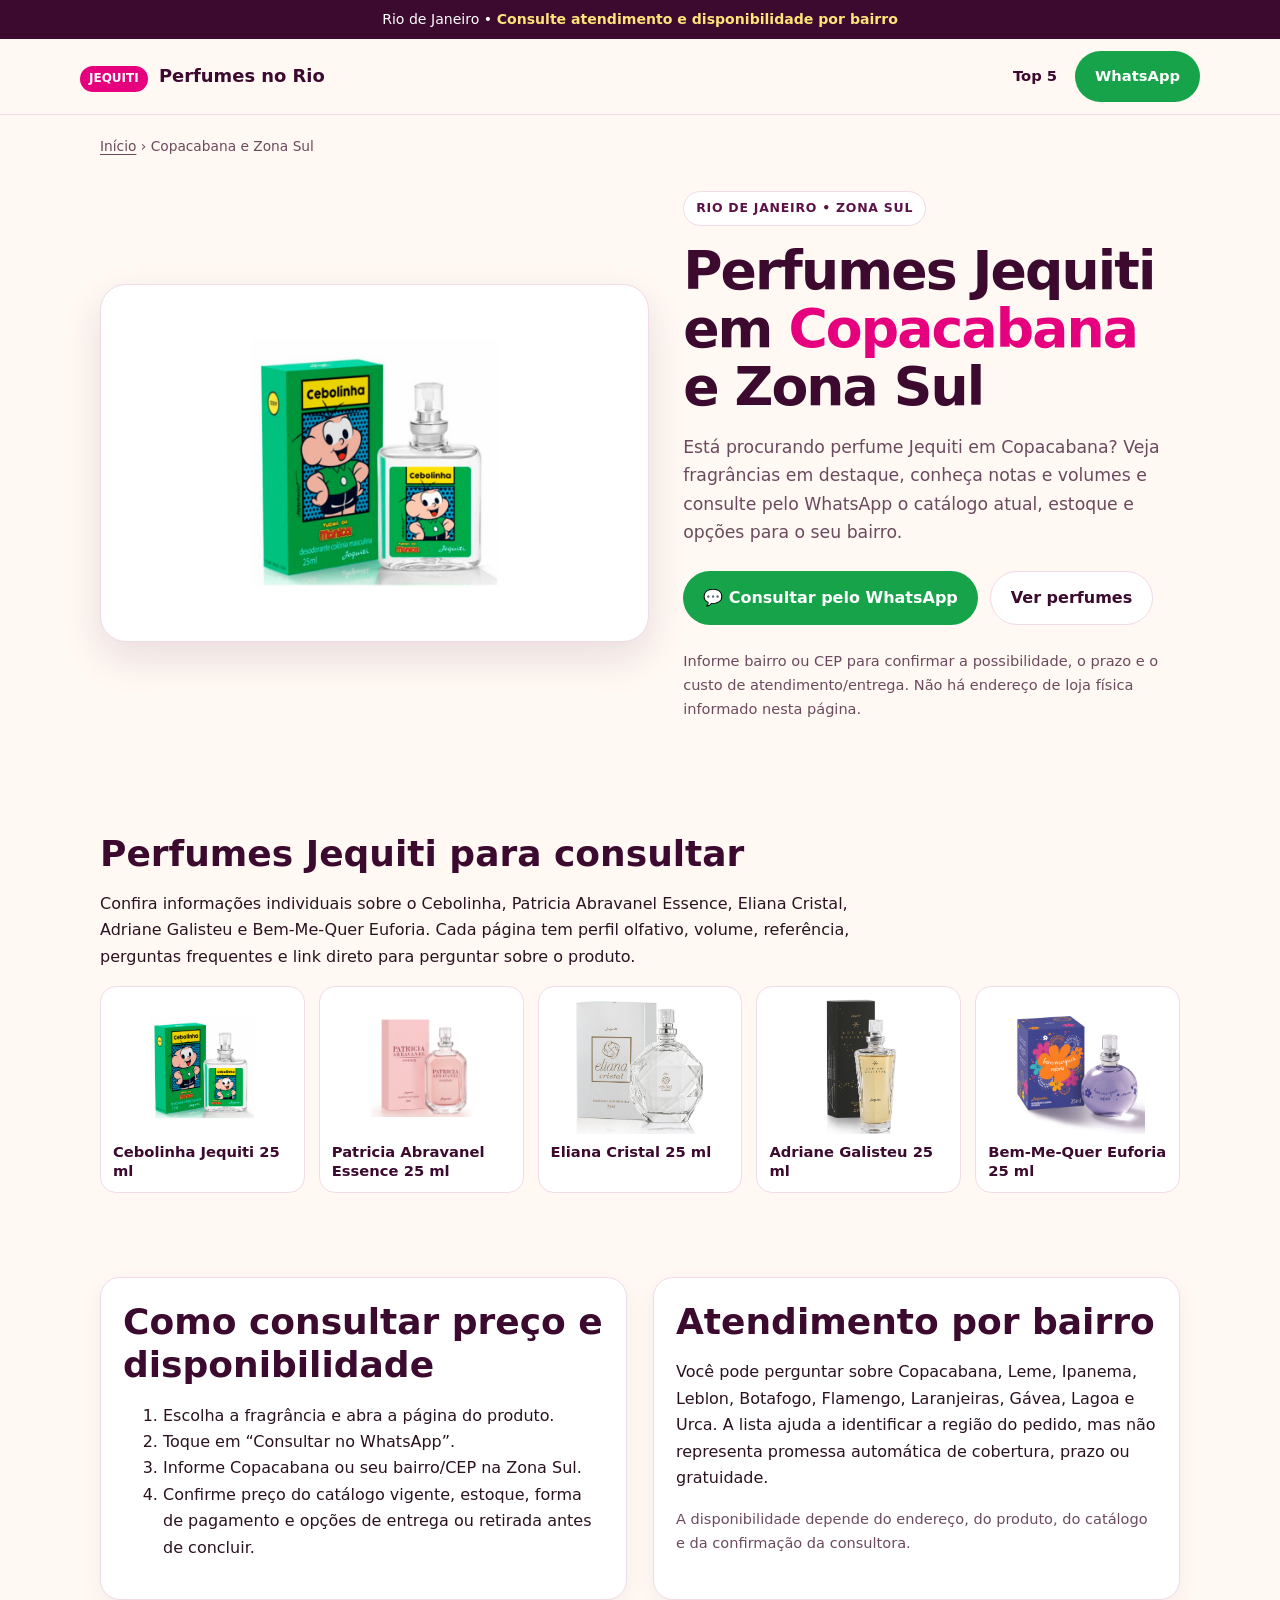
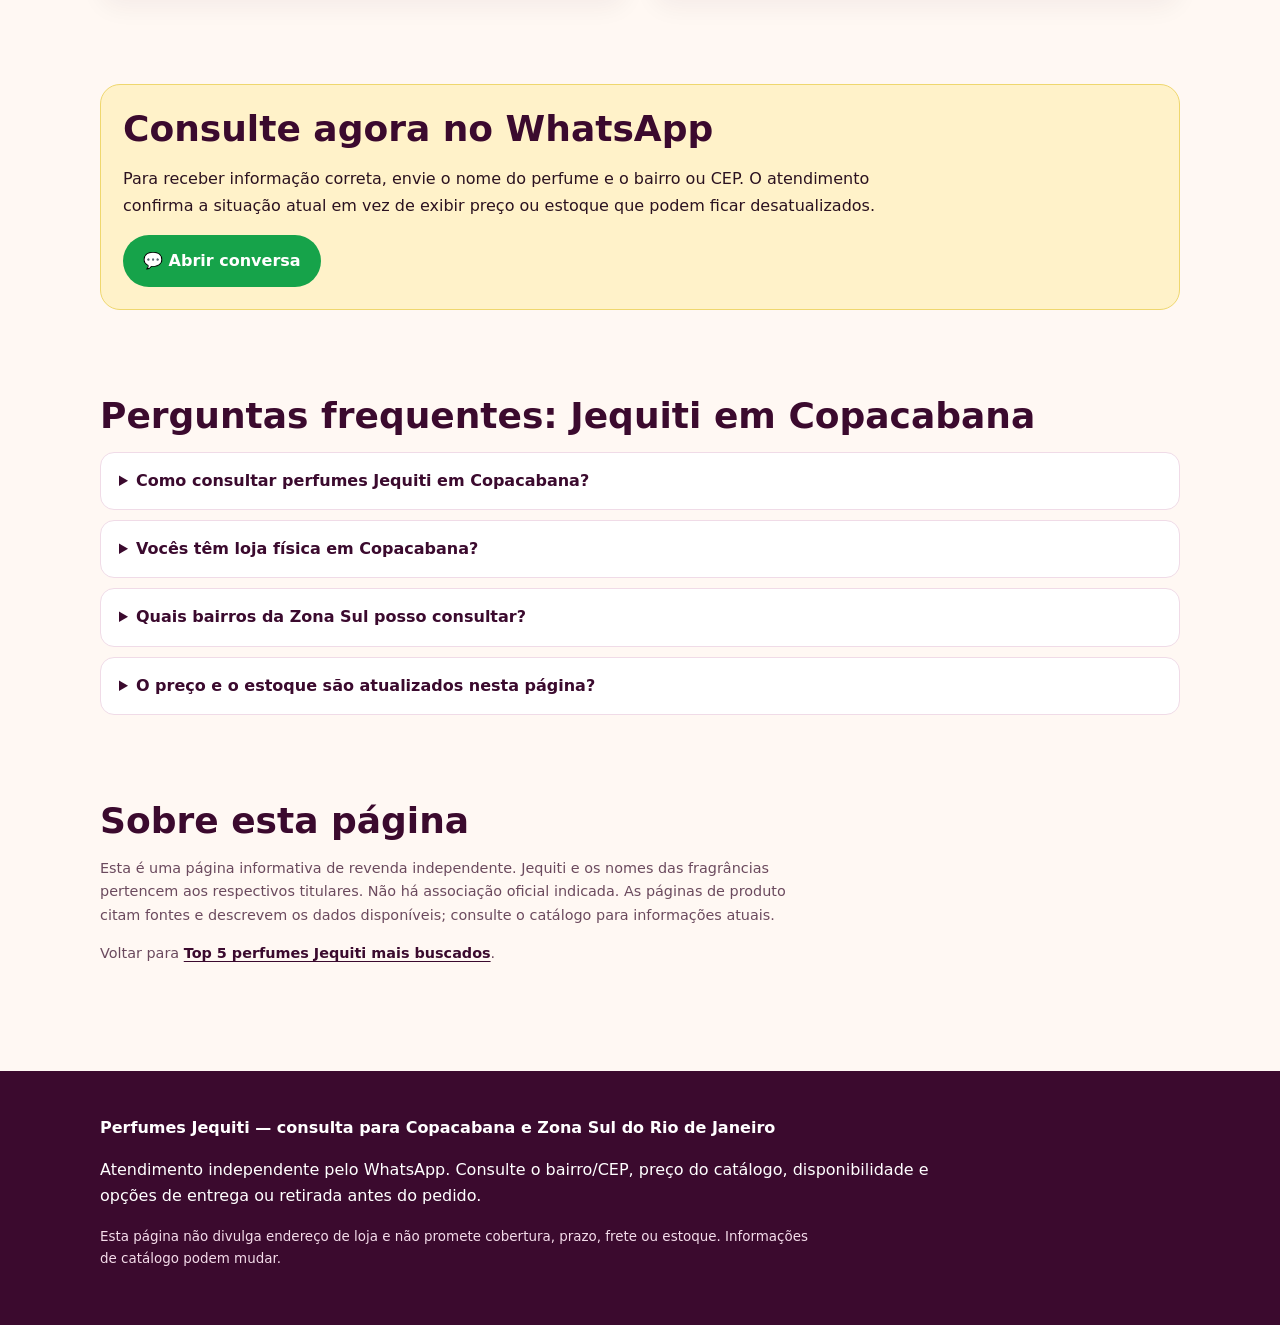
<file: copacabana/index.html>
<!doctype html>
<html lang="pt-BR">
<head>
<meta charset="utf-8">
<meta name="viewport" content="width=device-width, initial-scale=1">
<title>Perfumes Jequiti em Copacabana e Zona Sul do Rio | WhatsApp</title>
<meta name="description" content="Consulte perfumes Jequiti, catálogo e opções de atendimento ou entrega em Copacabana, Leme, Ipanema e Zona Sul do Rio. Fale pelo WhatsApp.">
<meta name="robots" content="index,follow,max-image-preview:large">
<link rel="canonical" href="https://jequiti.example.com/copacabana/">
<meta name="theme-color" content="#3b0a2e">
<meta property="og:type" content="website">
<meta property="og:locale" content="pt_BR">
<meta property="og:title" content="Perfumes Jequiti em Copacabana e Zona Sul do Rio">
<meta property="og:description" content="Veja os perfumes em destaque e consulte preço, estoque e opções para seu bairro pelo WhatsApp.">
<meta property="og:url" content="https://jequiti.example.com/copacabana/">
<meta property="og:image" content="https://jequiti.example.com/assets/products/cebolinha-jequiti-25ml.jpg">
<meta name="twitter:card" content="summary_large_image">
<meta name="twitter:image" content="https://jequiti.example.com/assets/products/cebolinha-jequiti-25ml.jpg">
<link rel="stylesheet" href="../assets/css/product-pages.css">
<script type="application/ld+json">
{
  "@context":"https://schema.org",
  "@graph":[
    {"@type":"WebPage","@id":"https://jequiti.example.com/copacabana/#webpage","url":"https://jequiti.example.com/copacabana/","name":"Perfumes Jequiti em Copacabana e Zona Sul do Rio","inLanguage":"pt-BR","about":{"@type":"Thing","name":"Consulta de perfumes Jequiti para Copacabana e bairros da Zona Sul do Rio de Janeiro"}},
    {"@type":"BreadcrumbList","itemListElement":[{"@type":"ListItem","position":1,"name":"Início","item":"https://jequiti.example.com/"},{"@type":"ListItem","position":2,"name":"Copacabana e Zona Sul do Rio","item":"https://jequiti.example.com/copacabana/"}]},
    {"@type":"ItemList","name":"Perfumes Jequiti em destaque para consulta em Copacabana","itemListElement":[
      {"@type":"ListItem","position":1,"name":"Cebolinha Jequiti 25 ml","url":"https://jequiti.example.com/perfumes/cebolinha-jequiti/"},
      {"@type":"ListItem","position":2,"name":"Patricia Abravanel Essence Jequiti 25 ml","url":"https://jequiti.example.com/perfumes/patricia-abravanel-essence/"},
      {"@type":"ListItem","position":3,"name":"Eliana Cristal Jequiti 25 ml","url":"https://jequiti.example.com/perfumes/eliana-cristal/"},
      {"@type":"ListItem","position":4,"name":"Adriane Galisteu Jequiti 25 ml","url":"https://jequiti.example.com/perfumes/adriane-galisteu/"},
      {"@type":"ListItem","position":5,"name":"Bem-Me-Quer Euforia Jequiti 25 ml","url":"https://jequiti.example.com/perfumes/bem-me-quer-euforia/"}
    ]},
    {"@type":"FAQPage","mainEntity":[
      {"@type":"Question","name":"Como consultar perfumes Jequiti em Copacabana?","acceptedAnswer":{"@type":"Answer","text":"Escolha o perfume e chame pelo WhatsApp. Informe bairro ou CEP para consultar catálogo, estoque e as opções disponíveis de atendimento, entrega ou retirada."}},
      {"@type":"Question","name":"Vocês têm loja física em Copacabana?","acceptedAnswer":{"@type":"Answer","text":"Esta página não divulga endereço de loja física. Consulte pelo WhatsApp se existe uma opção de atendimento, entrega ou retirada para o seu endereço."}},
      {"@type":"Question","name":"Quais bairros da Zona Sul posso consultar?","acceptedAnswer":{"@type":"Answer","text":"É possível informar Copacabana, Leme, Ipanema, Leblon, Botafogo, Flamengo, Laranjeiras, Gávea, Lagoa ou Urca para verificar as opções disponíveis. A cobertura precisa ser confirmada para cada pedido."}},
      {"@type":"Question","name":"O preço e o estoque são atualizados nesta página?","acceptedAnswer":{"@type":"Answer","text":"Não. Preços e disponibilidade variam conforme catálogo e estoque. A confirmação é feita pelo WhatsApp antes do pedido."}}
    ]}
  ]
}
</script>
</head>
<body>
<a class="skip" href="#principal">Pular para o conteúdo</a>
<div class="topline">Rio de Janeiro • <strong>Consulte atendimento e disponibilidade por bairro</strong></div>
<header class="site-header"><nav class="nav" aria-label="Navegação principal"><a class="brand" href="../index.html"><span class="brand-mark">JEQUITI</span> Perfumes no Rio</a><button class="menu-toggle" type="button" aria-label="Abrir menu" aria-controls="primary-menu" aria-expanded="false" data-menu-toggle><span class="menu-icon" aria-hidden="true">☰</span></button><div id="primary-menu" class="nav-links"><a href="../index.html#top5">Top 5</a><a class="btn btn-wa nav-cta" data-wa-product="Perfumes Jequiti para Copacabana" href="https://wa.me/5521997011711?text=Ol%C3%A1%21%20Quero%20consultar%20perfumes%20Jequiti%20para%20Copacabana%20e%20Zona%20Sul%20do%20Rio." target="_blank" rel="noopener noreferrer">WhatsApp</a></div></nav></header>
<main id="principal" class="container">
<nav class="crumbs" aria-label="Breadcrumb"><a href="../index.html">Início</a> › <span>Copacabana e Zona Sul</span></nav>
<section class="hero">
<div class="photo"><img src="../assets/products/cebolinha-jequiti-25ml.jpg" alt="Packshot do perfume Cebolinha Jequiti, um dos produtos em destaque" width="1500" height="1500" fetchpriority="high"></div>
<div class="hero-copy"><span class="eyebrow">Rio de Janeiro • Zona Sul</span><h1>Perfumes Jequiti em <em>Copacabana</em> e Zona Sul</h1><p class="lead">Está procurando perfume Jequiti em Copacabana? Veja fragrâncias em destaque, conheça notas e volumes e consulte pelo WhatsApp o catálogo atual, estoque e opções para o seu bairro.</p><div class="cta-row"><a class="btn btn-wa" data-wa-product="Perfumes Jequiti para Copacabana" href="https://wa.me/5521997011711?text=Ol%C3%A1%21%20Quero%20consultar%20perfumes%20Jequiti%20para%20Copacabana%20e%20Zona%20Sul%20do%20Rio." target="_blank" rel="noopener noreferrer">💬 Consultar pelo WhatsApp</a><a class="btn btn-alt" href="#produtos">Ver perfumes</a></div><p class="mini">Informe bairro ou CEP para confirmar a possibilidade, o prazo e o custo de atendimento/entrega. Não há endereço de loja física informado nesta página.</p></div>
</section>
<section id="produtos" class="section"><h2>Perfumes Jequiti para consultar</h2><p>Confira informações individuais sobre o Cebolinha, Patricia Abravanel Essence, Eliana Cristal, Adriane Galisteu e Bem-Me-Quer Euforia. Cada página tem perfil olfativo, volume, referência, perguntas frequentes e link direto para perguntar sobre o produto.</p><div class="related">
<a class="product-link" href="../perfumes/cebolinha-jequiti/"><img src="../assets/products/cebolinha-jequiti-25ml.jpg" alt="" loading="lazy"><b>Cebolinha Jequiti 25 ml</b></a>
<a class="product-link" href="../perfumes/patricia-abravanel-essence/"><img src="../assets/products/patricia-abravanel-essence-25ml.png" alt="" loading="lazy"><b>Patricia Abravanel Essence 25 ml</b></a>
<a class="product-link" href="../perfumes/eliana-cristal/"><img src="../assets/products/eliana-cristal-25ml.png" alt="" loading="lazy"><b>Eliana Cristal 25 ml</b></a>
<a class="product-link" href="../perfumes/adriane-galisteu/"><img src="../assets/products/adriane-galisteu-25ml.png" alt="" loading="lazy"><b>Adriane Galisteu 25 ml</b></a>
<a class="product-link" href="../perfumes/bem-me-quer-euforia/"><img src="../assets/products/bem-me-quer-euforia-25ml.jpg" alt="" loading="lazy"><b>Bem-Me-Quer Euforia 25 ml</b></a>
</div></section>
<section class="section two-col"><div class="panel"><h2>Como consultar preço e disponibilidade</h2><ol><li>Escolha a fragrância e abra a página do produto.</li><li>Toque em “Consultar no WhatsApp”.</li><li>Informe Copacabana ou seu bairro/CEP na Zona Sul.</li><li>Confirme preço do catálogo vigente, estoque, forma de pagamento e opções de entrega ou retirada antes de concluir.</li></ol></div><div class="panel"><h2>Atendimento por bairro</h2><p>Você pode perguntar sobre Copacabana, Leme, Ipanema, Leblon, Botafogo, Flamengo, Laranjeiras, Gávea, Lagoa e Urca. A lista ajuda a identificar a região do pedido, mas não representa promessa automática de cobertura, prazo ou gratuidade.</p><p class="mini">A disponibilidade depende do endereço, do produto, do catálogo e da confirmação da consultora.</p></div></section>
<section class="section"><div class="local-box"><h2>Consulte agora no WhatsApp</h2><p>Para receber informação correta, envie o nome do perfume e o bairro ou CEP. O atendimento confirma a situação atual em vez de exibir preço ou estoque que podem ficar desatualizados.</p><a class="btn btn-wa" data-wa-product="Perfumes Jequiti para Copacabana" href="https://wa.me/5521997011711?text=Ol%C3%A1%21%20Quero%20consultar%20perfumes%20Jequiti%20para%20Copacabana%20e%20Zona%20Sul%20do%20Rio." target="_blank" rel="noopener noreferrer">💬 Abrir conversa</a></div></section>
<section class="section"><h2>Perguntas frequentes: Jequiti em Copacabana</h2><div class="faq"><details><summary>Como consultar perfumes Jequiti em Copacabana?</summary><p>Escolha um perfume e chame pelo WhatsApp. Informe bairro ou CEP para consultar catálogo, estoque e opções disponíveis de atendimento, entrega ou retirada.</p></details><details><summary>Vocês têm loja física em Copacabana?</summary><p>Esta página não divulga endereço de loja física. Consulte pelo WhatsApp se existe uma opção de atendimento, entrega ou retirada para o seu endereço.</p></details><details><summary>Quais bairros da Zona Sul posso consultar?</summary><p>Informe Copacabana, Leme, Ipanema, Leblon, Botafogo, Flamengo, Laranjeiras, Gávea, Lagoa ou Urca para verificar as opções disponíveis. A cobertura é confirmada para cada pedido.</p></details><details><summary>O preço e o estoque são atualizados nesta página?</summary><p>Não. Preços e disponibilidade variam conforme catálogo e estoque; confirme pelo WhatsApp antes de fazer o pedido.</p></details></div></section>
<section class="section sources"><h2>Sobre esta página</h2><p>Esta é uma página informativa de revenda independente. Jequiti e os nomes das fragrâncias pertencem aos respectivos titulares. Não há associação oficial indicada. As páginas de produto citam fontes e descrevem os dados disponíveis; consulte o catálogo para informações atuais.</p><p>Voltar para <a class="text-link" href="../index.html">Top 5 perfumes Jequiti mais buscados</a>.</p></section>
</main>
<footer class="site-footer"><div class="container"><p><strong>Perfumes Jequiti — consulta para Copacabana e Zona Sul do Rio de Janeiro</strong></p><p>Atendimento independente pelo WhatsApp. Consulte o bairro/CEP, preço do catálogo, disponibilidade e opções de entrega ou retirada antes do pedido.</p><p class="disclaimer">Esta página não divulga endereço de loja e não promete cobertura, prazo, frete ou estoque. Informações de catálogo podem mudar.</p></div></footer>
<div class="sticky-mobile"><a class="btn btn-wa" data-wa-product="Perfumes Jequiti para Copacabana" href="https://wa.me/5521997011711?text=Ol%C3%A1%21%20Quero%20consultar%20perfumes%20Jequiti%20para%20Copacabana%20e%20Zona%20Sul%20do%20Rio." target="_blank" rel="noopener noreferrer">💬 Consultar pelo WhatsApp</a></div>
<script src="../assets/js/whatsapp.js" defer></script>
<script src="../assets/js/mobile-menu.js" defer></script>
</body></html>
</file>
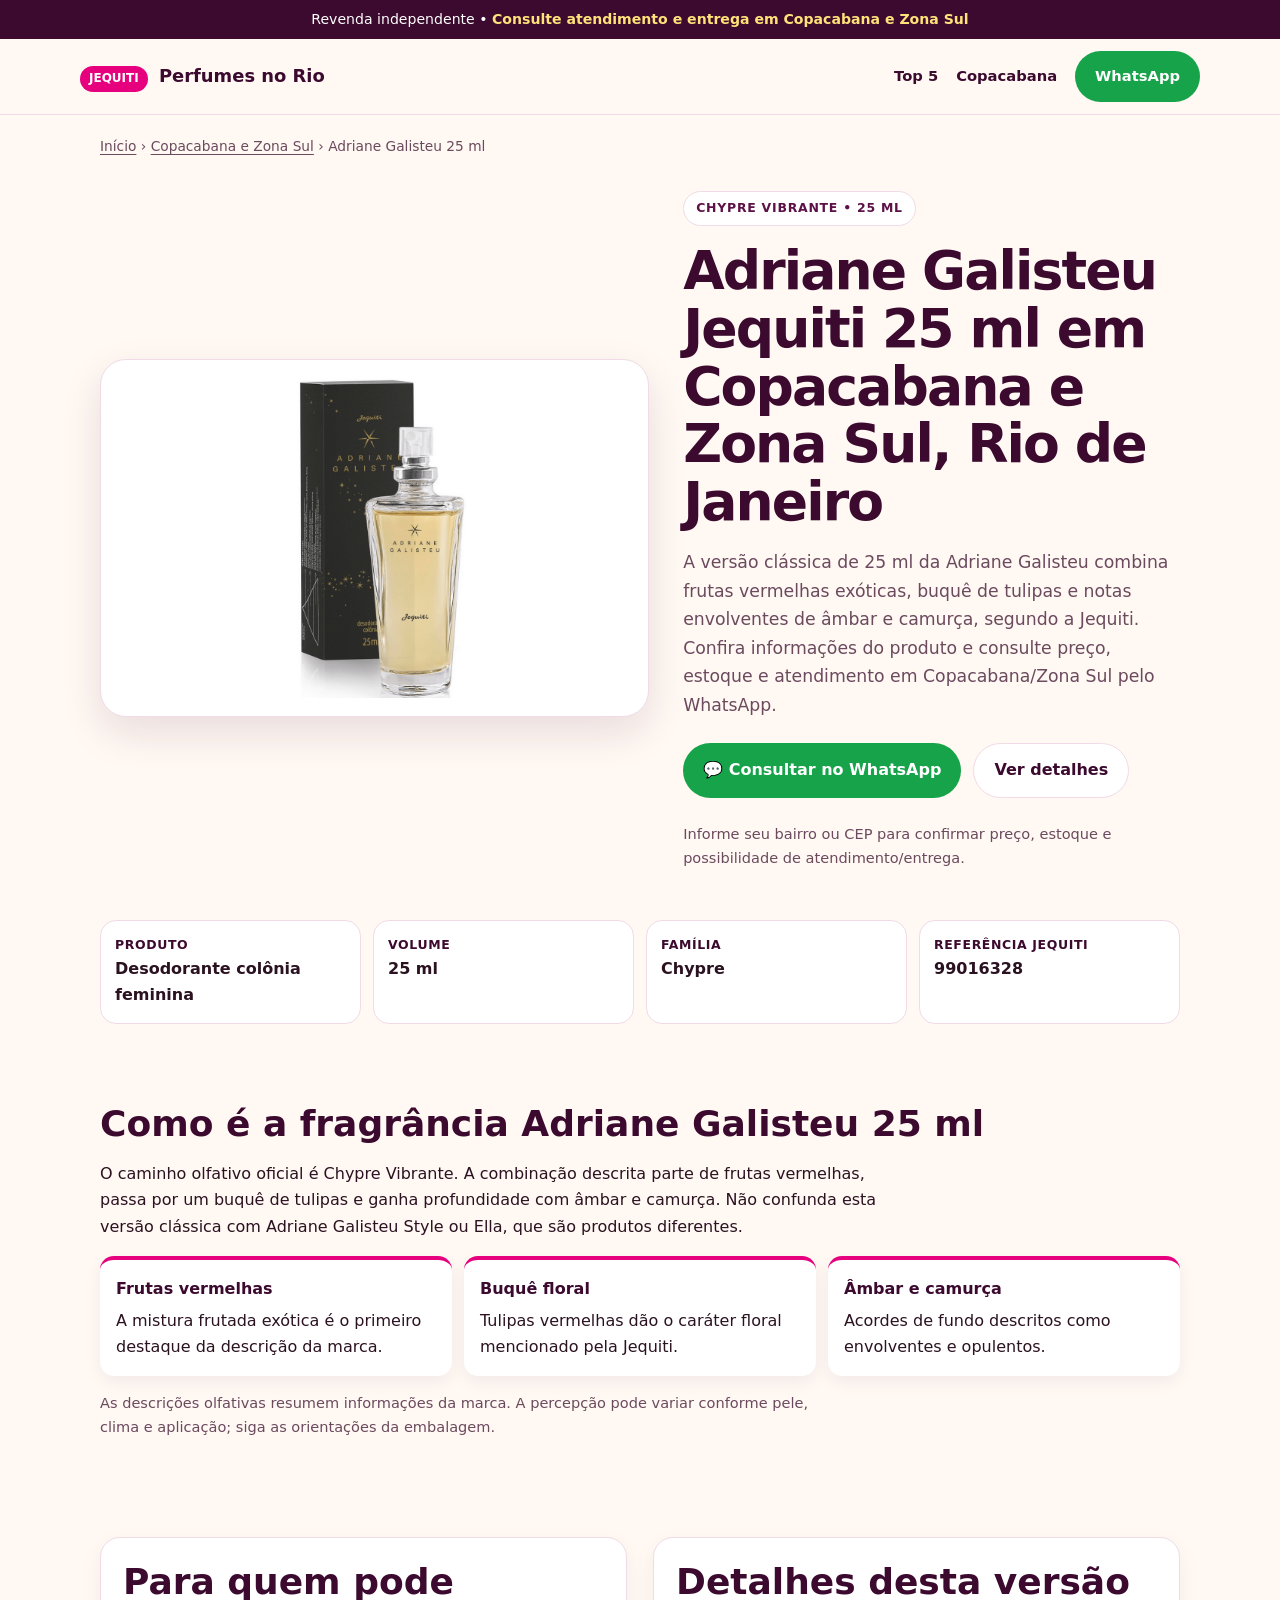
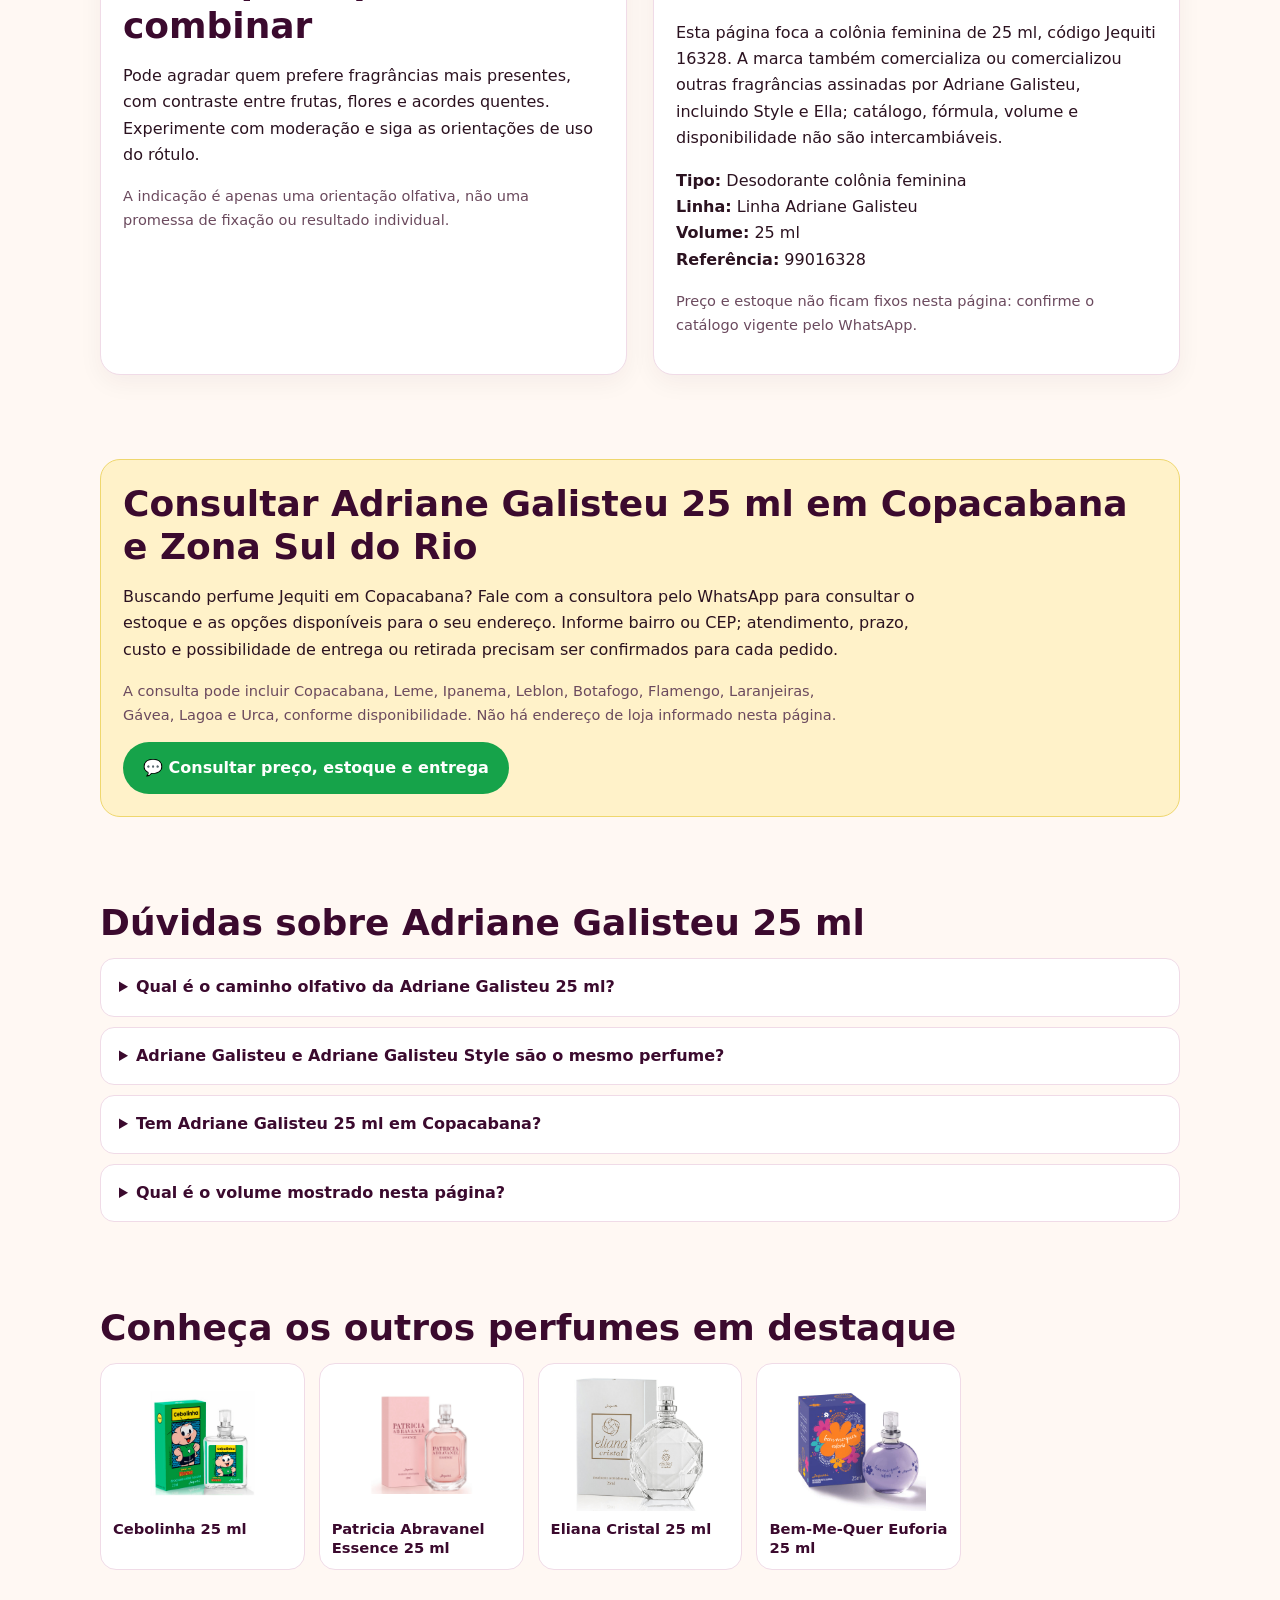
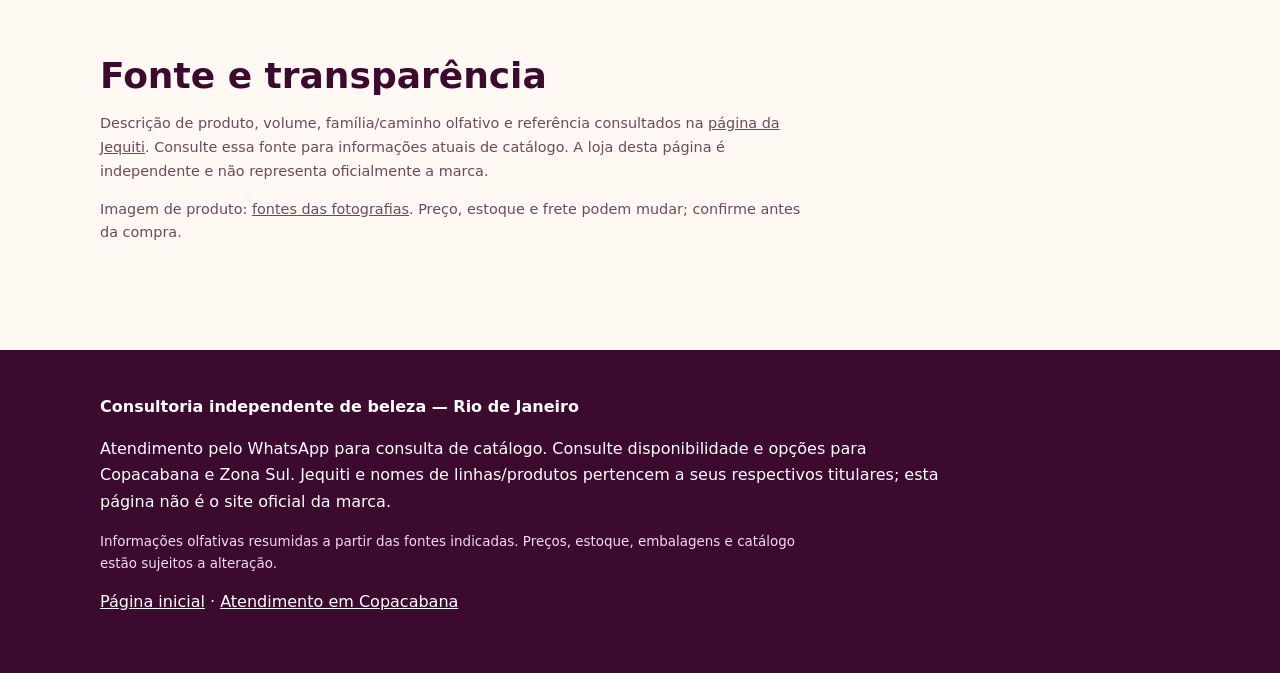
<file: perfumes/adriane-galisteu/index.html>
<!doctype html>
<html lang="pt-BR">
<head>
<meta charset="utf-8">
<meta name="viewport" content="width=device-width, initial-scale=1">
<title>Adriane Galisteu Jequiti 25 ml em Copacabana | Notas e WhatsApp</title>
<meta name="description" content="Adriane Galisteu Jequiti 25 ml: Chypre Vibrante, frutas vermelhas, tulipas, âmbar e camurça. Consulte catálogo e atendimento em Copacabana pelo WhatsApp.">
<meta name="robots" content="index,follow,max-image-preview:large">
<link rel="canonical" href="https://jequiti.example.com/perfumes/adriane-galisteu/">
<meta name="theme-color" content="#3b0a2e">
<meta property="og:type" content="product">
<meta property="og:locale" content="pt_BR">
<meta property="og:title" content="Adriane Galisteu Jequiti 25 ml em Copacabana | Notas e WhatsApp">
<meta property="og:description" content="Conheça Adriane Galisteu Jequiti 25 ml: caminho Chypre Vibrante, frutas vermelhas, tulipas, âmbar e camurça. Consulte disponibilidade em Copacabana e Zona Sul do Rio.">
<meta property="og:url" content="https://jequiti.example.com/perfumes/adriane-galisteu/">
<meta property="og:image" content="https://jequiti.example.com/assets/products/adriane-galisteu-25ml.png">
<meta name="twitter:card" content="summary_large_image">
<meta name="twitter:title" content="Adriane Galisteu Jequiti 25 ml em Copacabana | Notas e WhatsApp">
<meta name="twitter:description" content="Conheça Adriane Galisteu Jequiti 25 ml: caminho Chypre Vibrante, frutas vermelhas, tulipas, âmbar e camurça. Consulte disponibilidade em Copacabana e Zona Sul do Rio.">
<meta name="twitter:image" content="https://jequiti.example.com/assets/products/adriane-galisteu-25ml.png">
<link rel="stylesheet" href="../../assets/css/product-pages.css">
<script type="application/ld+json">{"@context":"https://schema.org","@graph":[{"@type":"Product","name":"Adriane Galisteu Desodorante Colônia Feminina Jequiti, 25 ml","description":"A versão clássica de 25 ml da Adriane Galisteu combina frutas vermelhas exóticas, buquê de tulipas e notas envolventes de âmbar e camurça, segundo a Jequiti. Confira informações do produto e consulte preço, estoque e atendimento em Copacabana/Zona Sul pelo WhatsApp.","image":"https://jequiti.example.com/assets/products/adriane-galisteu-25ml.png","sku":"99016328","category":"Desodorante colônia feminina","brand":{"@type":"Brand","name":"Jequiti"},"additionalProperty":[{"@type":"PropertyValue","name":"Volume","value":"25 ml"},{"@type":"PropertyValue","name":"Família olfativa","value":"Chypre"},{"@type":"PropertyValue","name":"Caminho olfativo informado pela marca","value":"Chypre Vibrante"},{"@type":"PropertyValue","name":"Referência Jequiti","value":"99016328"}]},{"@type":"BreadcrumbList","itemListElement":[{"@type":"ListItem","position":1,"name":"Início","item":"https://jequiti.example.com/"},{"@type":"ListItem","position":2,"name":"Perfumes Jequiti em Copacabana","item":"https://jequiti.example.com/copacabana/"},{"@type":"ListItem","position":3,"name":"Adriane Galisteu 25 ml","item":"https://jequiti.example.com/perfumes/adriane-galisteu/"}]},{"@type":"FAQPage","mainEntity":[{"@type":"Question","name":"Qual é o caminho olfativo da Adriane Galisteu 25 ml?","acceptedAnswer":{"@type":"Answer","text":"A Jequiti informa Chypre Vibrante e descreve frutas vermelhas exóticas, buquê de tulipas, âmbar e camurça."}},{"@type":"Question","name":"Adriane Galisteu e Adriane Galisteu Style são o mesmo perfume?","acceptedAnswer":{"@type":"Answer","text":"Não. São fragrâncias/versões distintas. Esta página trata da colônia clássica de 25 ml, código 16328; confira nome e volume antes de comprar."}},{"@type":"Question","name":"Tem Adriane Galisteu 25 ml em Copacabana?","acceptedAnswer":{"@type":"Answer","text":"Consulte estoque, preço vigente e opções de entrega ou retirada para Copacabana e demais bairros da Zona Sul pelo WhatsApp."}},{"@type":"Question","name":"Qual é o volume mostrado nesta página?","acceptedAnswer":{"@type":"Answer","text":"O produto detalhado é o frasco de 25 ml. Outras versões da linha podem ter volume e perfil olfativo diferentes."}}]}]}</script>
</head>
<body>
<a class="skip" href="#principal">Pular para o conteúdo</a>
<div class="topline">Revenda independente • <strong>Consulte atendimento e entrega em Copacabana e Zona Sul</strong></div>
<header class="site-header"><nav class="nav" aria-label="Navegação principal"><a class="brand" href="../../index.html"><span class="brand-mark">JEQUITI</span> Perfumes no Rio</a><button class="menu-toggle" type="button" aria-label="Abrir menu" aria-controls="primary-menu" aria-expanded="false" data-menu-toggle><span class="menu-icon" aria-hidden="true">☰</span></button><div id="primary-menu" class="nav-links"><a href="../../index.html#top5">Top 5</a><a href="../../copacabana/">Copacabana</a><a class="btn btn-wa nav-cta" data-wa-product="Adriane Galisteu 25 ml" href="https://wa.me/5521997011711?text=Ol%C3%A1%21%20Tenho%20interesse%20em%20Adriane%20Galisteu%2025%20ml.%20Pode%20informar%20pre%C3%A7o%20do%20cat%C3%A1logo%2C%20estoque%20e%20op%C3%A7%C3%B5es%20para%20Copacabana%2FZona%20Sul%20do%20Rio%3F" target="_blank" rel="noopener noreferrer">WhatsApp</a></div></nav></header>
<main id="principal" class="container">
<nav class="crumbs" aria-label="Breadcrumb"><a href="../../index.html">Início</a> › <a href="../../copacabana/">Copacabana e Zona Sul</a> › <span>Adriane Galisteu 25 ml</span></nav>
<section class="hero">
<div class="photo"><img src="../../assets/products/adriane-galisteu-25ml.png" alt="Frasco e caixa escura da colônia Adriane Galisteu Jequiti de 25 ml" width="850" height="850" fetchpriority="high"></div>
<div class="hero-copy"><span class="eyebrow">Chypre Vibrante • 25 ml</span><h1>Adriane Galisteu Jequiti 25 ml em Copacabana e Zona Sul, Rio de Janeiro</h1><p class="lead">A versão clássica de 25 ml da Adriane Galisteu combina frutas vermelhas exóticas, buquê de tulipas e notas envolventes de âmbar e camurça, segundo a Jequiti. Confira informações do produto e consulte preço, estoque e atendimento em Copacabana/Zona Sul pelo WhatsApp.</p><div class="cta-row"><a class="btn btn-wa" data-wa-product="Adriane Galisteu 25 ml" href="https://wa.me/5521997011711?text=Ol%C3%A1%21%20Tenho%20interesse%20em%20Adriane%20Galisteu%2025%20ml.%20Pode%20informar%20pre%C3%A7o%20do%20cat%C3%A1logo%2C%20estoque%20e%20op%C3%A7%C3%B5es%20para%20Copacabana%2FZona%20Sul%20do%20Rio%3F" target="_blank" rel="noopener noreferrer">💬 Consultar no WhatsApp</a><a class="btn btn-alt" href="#perfil">Ver detalhes</a></div><p class="mini">Informe seu bairro ou CEP para confirmar preço, estoque e possibilidade de atendimento/entrega.</p></div>
</section>
<div class="facts" aria-label="Resumo do produto"><div class="fact"><b>Produto</b><span>Desodorante colônia feminina</span></div><div class="fact"><b>Volume</b><span>25 ml</span></div><div class="fact"><b>Família</b><span>Chypre</span></div><div class="fact"><b>Referência Jequiti</b><span>99016328</span></div></div>
<section id="perfil" class="section"><h2>Como é a fragrância Adriane Galisteu 25 ml</h2><p>O caminho olfativo oficial é Chypre Vibrante. A combinação descrita parte de frutas vermelhas, passa por um buquê de tulipas e ganha profundidade com âmbar e camurça. Não confunda esta versão clássica com Adriane Galisteu Style ou Ella, que são produtos diferentes.</p><div class="note-grid"><div class="note-card"><strong>Frutas vermelhas</strong><span>A mistura frutada exótica é o primeiro destaque da descrição da marca.</span></div><div class="note-card"><strong>Buquê floral</strong><span>Tulipas vermelhas dão o caráter floral mencionado pela Jequiti.</span></div><div class="note-card"><strong>Âmbar e camurça</strong><span>Acordes de fundo descritos como envolventes e opulentos.</span></div></div><p class="mini">As descrições olfativas resumem informações da marca. A percepção pode variar conforme pele, clima e aplicação; siga as orientações da embalagem.</p></section>
<section class="section two-col"><div class="panel"><h2>Para quem pode combinar</h2><p>Pode agradar quem prefere fragrâncias mais presentes, com contraste entre frutas, flores e acordes quentes. Experimente com moderação e siga as orientações de uso do rótulo.</p><p class="mini">A indicação é apenas uma orientação olfativa, não uma promessa de fixação ou resultado individual.</p></div><div class="panel"><h2>Detalhes desta versão</h2><p>Esta página foca a colônia feminina de 25 ml, código Jequiti 16328. A marca também comercializa ou comercializou outras fragrâncias assinadas por Adriane Galisteu, incluindo Style e Ella; catálogo, fórmula, volume e disponibilidade não são intercambiáveis.</p><p><b>Tipo:</b> Desodorante colônia feminina<br><b>Linha:</b> Linha Adriane Galisteu<br><b>Volume:</b> 25 ml<br><b>Referência:</b> 99016328</p><p class="mini">Preço e estoque não ficam fixos nesta página: confirme o catálogo vigente pelo WhatsApp.</p></div></section>
<section class="section"><div class="local-box"><h2>Consultar Adriane Galisteu 25 ml em Copacabana e Zona Sul do Rio</h2><p>Buscando perfume Jequiti em Copacabana? Fale com a consultora pelo WhatsApp para consultar o estoque e as opções disponíveis para o seu endereço. Informe bairro ou CEP; atendimento, prazo, custo e possibilidade de entrega ou retirada precisam ser confirmados para cada pedido.</p><p class="mini">A consulta pode incluir Copacabana, Leme, Ipanema, Leblon, Botafogo, Flamengo, Laranjeiras, Gávea, Lagoa e Urca, conforme disponibilidade. Não há endereço de loja informado nesta página.</p><a class="btn btn-wa" data-wa-product="Adriane Galisteu 25 ml" href="https://wa.me/5521997011711?text=Ol%C3%A1%21%20Tenho%20interesse%20em%20Adriane%20Galisteu%2025%20ml.%20Pode%20informar%20pre%C3%A7o%20do%20cat%C3%A1logo%2C%20estoque%20e%20op%C3%A7%C3%B5es%20para%20Copacabana%2FZona%20Sul%20do%20Rio%3F" target="_blank" rel="noopener noreferrer">💬 Consultar preço, estoque e entrega</a></div></section>
<section class="section"><h2>Dúvidas sobre Adriane Galisteu 25 ml</h2><div class="faq"><details><summary>Qual é o caminho olfativo da Adriane Galisteu 25 ml?</summary><p>A Jequiti informa Chypre Vibrante e descreve frutas vermelhas exóticas, buquê de tulipas, âmbar e camurça.</p></details>
<details><summary>Adriane Galisteu e Adriane Galisteu Style são o mesmo perfume?</summary><p>Não. São fragrâncias/versões distintas. Esta página trata da colônia clássica de 25 ml, código 16328; confira nome e volume antes de comprar.</p></details>
<details><summary>Tem Adriane Galisteu 25 ml em Copacabana?</summary><p>Consulte estoque, preço vigente e opções de entrega ou retirada para Copacabana e demais bairros da Zona Sul pelo WhatsApp.</p></details>
<details><summary>Qual é o volume mostrado nesta página?</summary><p>O produto detalhado é o frasco de 25 ml. Outras versões da linha podem ter volume e perfil olfativo diferentes.</p></details></div></section>
<section class="section"><h2>Conheça os outros perfumes em destaque</h2><div class="related"><a class="product-link" href="../cebolinha-jequiti/" aria-label="Ver detalhes de Cebolinha 25 ml"><img src="../../assets/products/cebolinha-jequiti-25ml.jpg" alt="" loading="lazy"><b>Cebolinha 25 ml</b></a>
<a class="product-link" href="../patricia-abravanel-essence/" aria-label="Ver detalhes de Patricia Abravanel Essence 25 ml"><img src="../../assets/products/patricia-abravanel-essence-25ml.png" alt="" loading="lazy"><b>Patricia Abravanel Essence 25 ml</b></a>
<a class="product-link" href="../eliana-cristal/" aria-label="Ver detalhes de Eliana Cristal 25 ml"><img src="../../assets/products/eliana-cristal-25ml.png" alt="" loading="lazy"><b>Eliana Cristal 25 ml</b></a>
<a class="product-link" href="../bem-me-quer-euforia/" aria-label="Ver detalhes de Bem-Me-Quer Euforia 25 ml"><img src="../../assets/products/bem-me-quer-euforia-25ml.jpg" alt="" loading="lazy"><b>Bem-Me-Quer Euforia 25 ml</b></a></div></section>
<section class="section sources"><h2>Fonte e transparência</h2><p>Descrição de produto, volume, família/caminho olfativo e referência consultados na <a href="https://www.institucional.jequiti.com.br/produtos/detalhes/desodorante-colonia-feminino-adriane-galisteu-25ml/311/4396/" target="_blank" rel="noopener noreferrer">página da Jequiti</a>. Consulte essa fonte para informações atuais de catálogo. A loja desta página é independente e não representa oficialmente a marca.</p><p>Imagem de produto: <a href="../../FONTES-IMAGENS.md">fontes das fotografias</a>. Preço, estoque e frete podem mudar; confirme antes da compra.</p></section>
</main>
<footer class="site-footer"><div class="container"><p><strong>Consultoria independente de beleza — Rio de Janeiro</strong></p><p>Atendimento pelo WhatsApp para consulta de catálogo. Consulte disponibilidade e opções para Copacabana e Zona Sul. Jequiti e nomes de linhas/produtos pertencem a seus respectivos titulares; esta página não é o site oficial da marca.</p><p class="disclaimer">Informações olfativas resumidas a partir das fontes indicadas. Preços, estoque, embalagens e catálogo estão sujeitos a alteração.</p><p style="margin-top:12px"><a href="../../index.html">Página inicial</a> · <a href="../../copacabana/">Atendimento em Copacabana</a></p></div></footer>
<div class="sticky-mobile"><a class="btn btn-wa" data-wa-product="Adriane Galisteu 25 ml" href="https://wa.me/5521997011711?text=Ol%C3%A1%21%20Tenho%20interesse%20em%20Adriane%20Galisteu%2025%20ml.%20Pode%20informar%20pre%C3%A7o%20do%20cat%C3%A1logo%2C%20estoque%20e%20op%C3%A7%C3%B5es%20para%20Copacabana%2FZona%20Sul%20do%20Rio%3F" target="_blank" rel="noopener noreferrer">💬 Consultar Adriane Galisteu 25 ml no WhatsApp</a></div>
<script src="../../assets/js/whatsapp.js" defer></script>
<script src="../../assets/js/mobile-menu.js" defer></script>
</body></html>
</file>
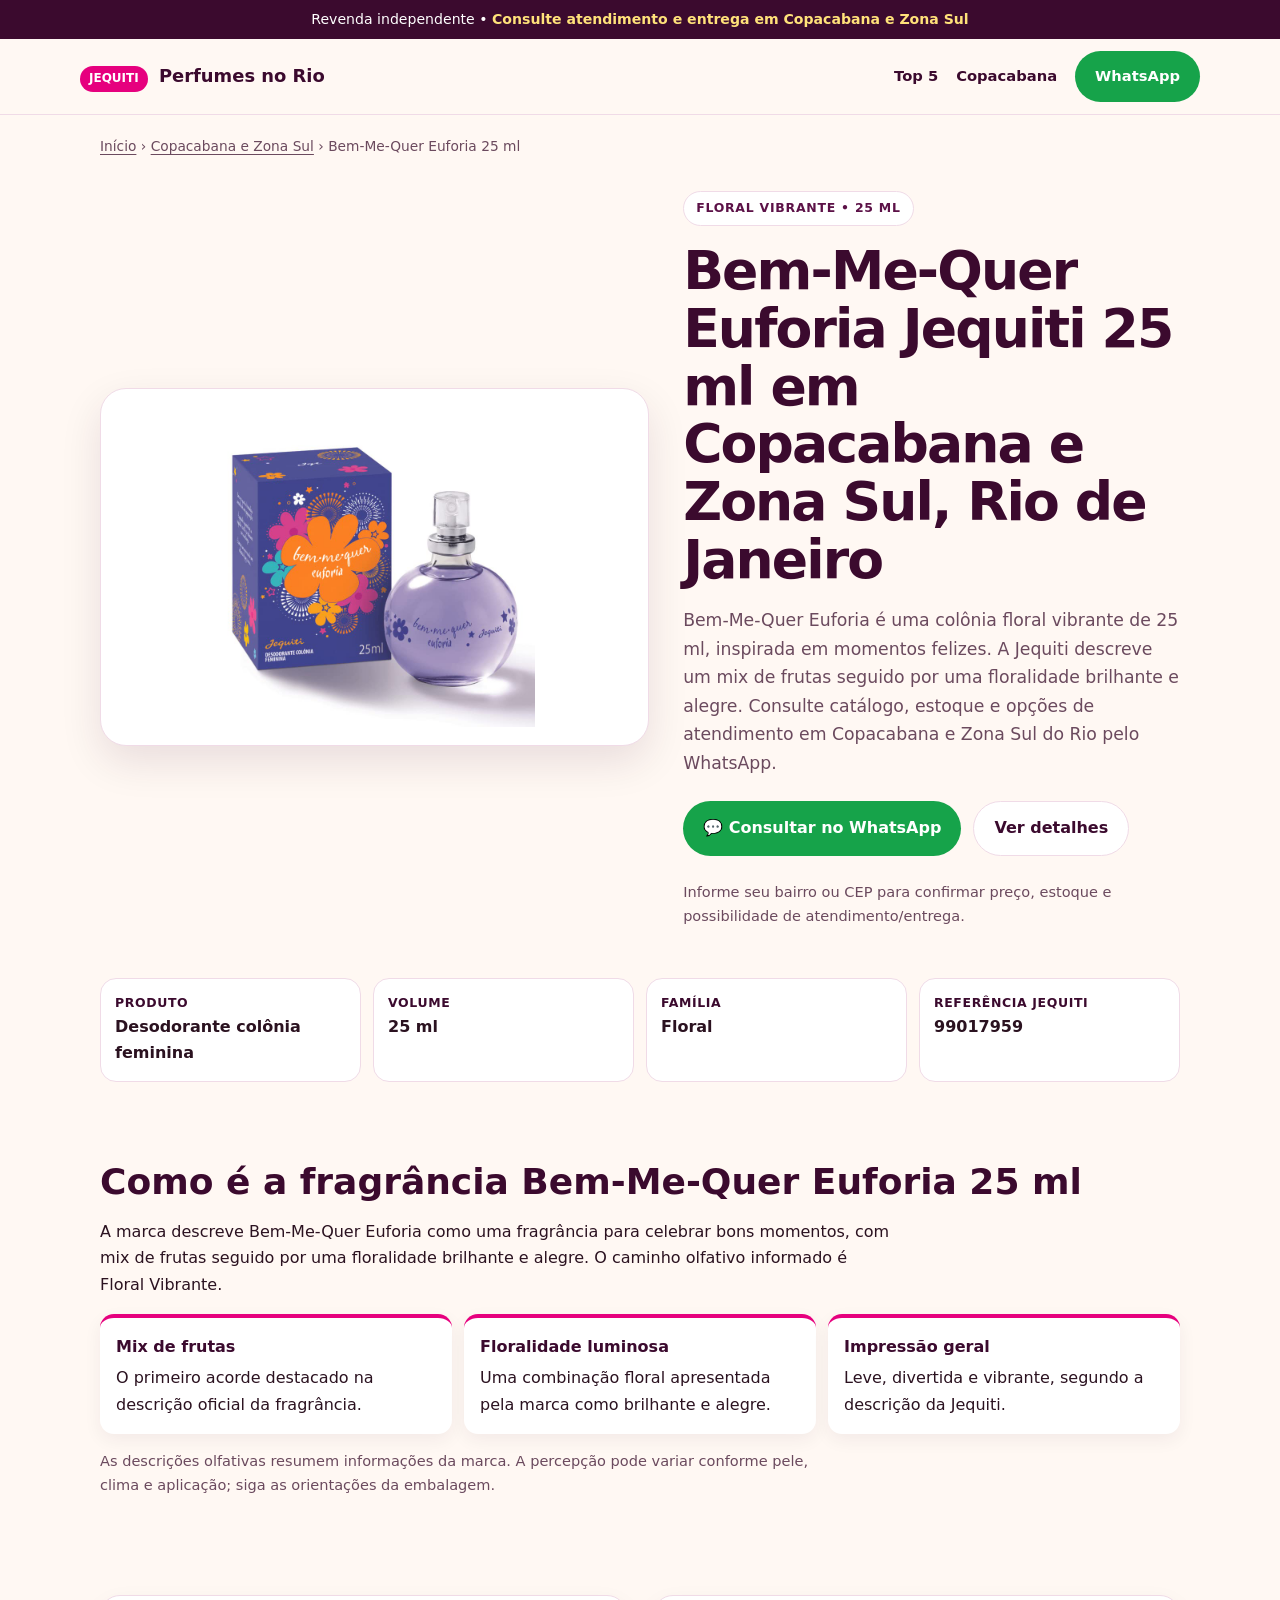
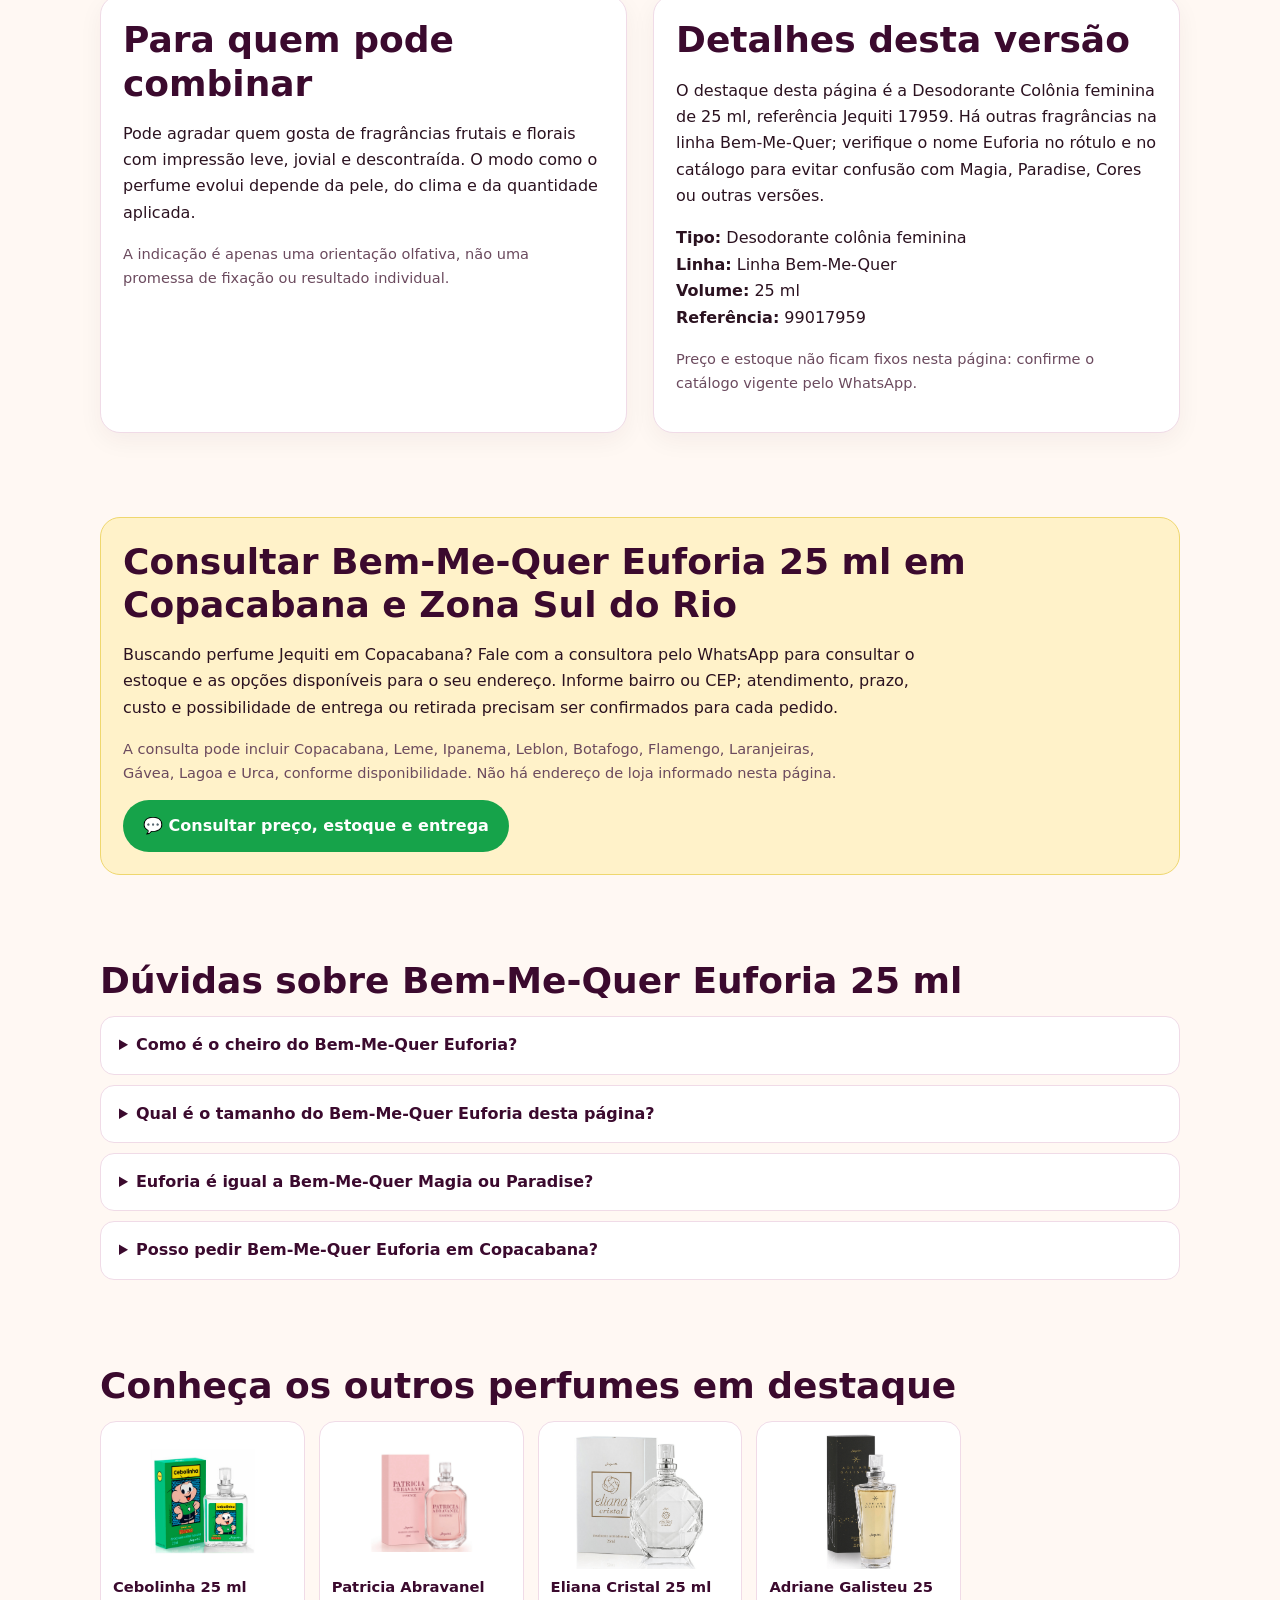
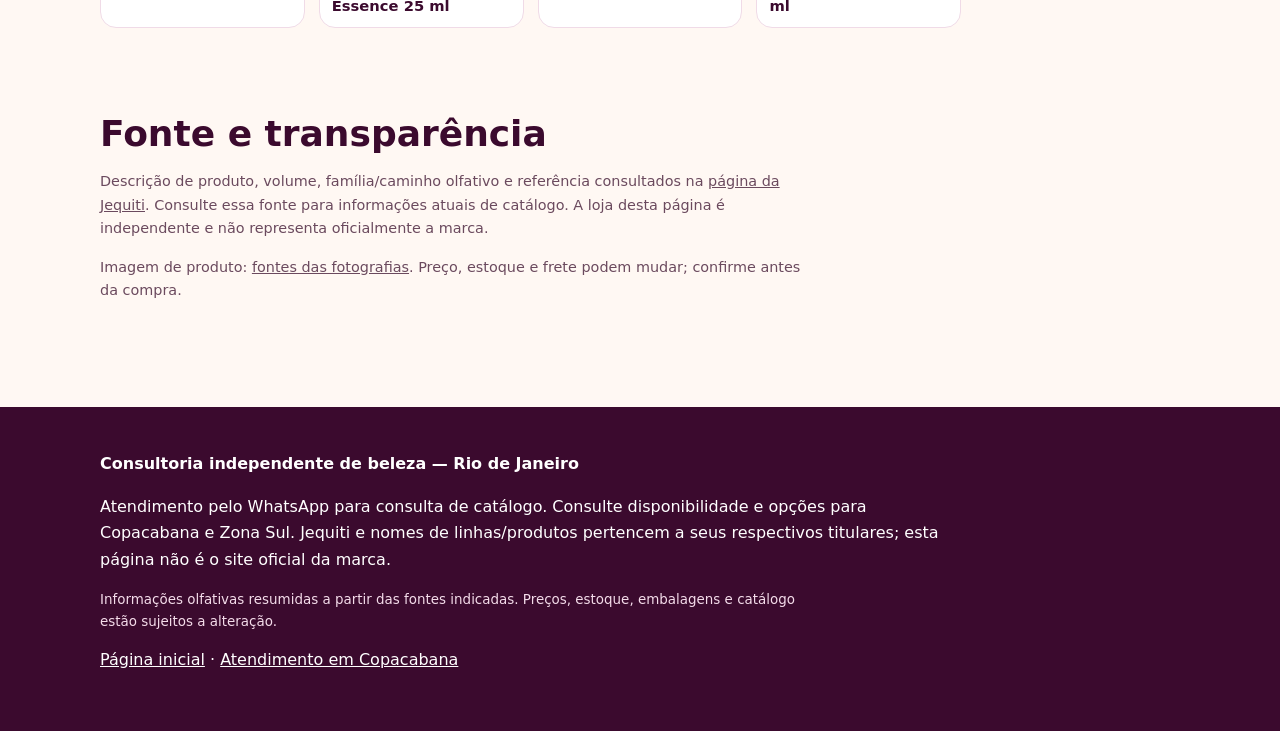
<file: perfumes/bem-me-quer-euforia/index.html>
<!doctype html>
<html lang="pt-BR">
<head>
<meta charset="utf-8">
<meta name="viewport" content="width=device-width, initial-scale=1">
<title>Bem-Me-Quer Euforia Jequiti 25 ml em Copacabana | WhatsApp</title>
<meta name="description" content="Bem-Me-Quer Euforia 25 ml: perfil Floral Vibrante, mix frutado e floral alegre. Consulte preço, estoque e opções para Copacabana e Zona Sul pelo WhatsApp.">
<meta name="robots" content="index,follow,max-image-preview:large">
<link rel="canonical" href="https://jequiti.example.com/perfumes/bem-me-quer-euforia/">
<meta name="theme-color" content="#3b0a2e">
<meta property="og:type" content="product">
<meta property="og:locale" content="pt_BR">
<meta property="og:title" content="Bem-Me-Quer Euforia Jequiti 25 ml em Copacabana | WhatsApp">
<meta property="og:description" content="Bem-Me-Quer Euforia Jequiti 25 ml: perfil Floral Vibrante, mix frutado e floral alegre. Consulte preço, estoque e atendimento para Copacabana e Zona Sul do Rio pelo WhatsApp.">
<meta property="og:url" content="https://jequiti.example.com/perfumes/bem-me-quer-euforia/">
<meta property="og:image" content="https://jequiti.example.com/assets/products/bem-me-quer-euforia-25ml.jpg">
<meta name="twitter:card" content="summary_large_image">
<meta name="twitter:title" content="Bem-Me-Quer Euforia Jequiti 25 ml em Copacabana | WhatsApp">
<meta name="twitter:description" content="Bem-Me-Quer Euforia Jequiti 25 ml: perfil Floral Vibrante, mix frutado e floral alegre. Consulte preço, estoque e atendimento para Copacabana e Zona Sul do Rio pelo WhatsApp.">
<meta name="twitter:image" content="https://jequiti.example.com/assets/products/bem-me-quer-euforia-25ml.jpg">
<link rel="stylesheet" href="../../assets/css/product-pages.css">
<script type="application/ld+json">{"@context":"https://schema.org","@graph":[{"@type":"Product","name":"Bem-Me-Quer Euforia Desodorante Colônia Feminina Jequiti, 25 ml","description":"Bem-Me-Quer Euforia é uma colônia floral vibrante de 25 ml, inspirada em momentos felizes. A Jequiti descreve um mix de frutas seguido por uma floralidade brilhante e alegre. Consulte catálogo, estoque e opções de atendimento em Copacabana e Zona Sul do Rio pelo WhatsApp.","image":"https://jequiti.example.com/assets/products/bem-me-quer-euforia-25ml.jpg","sku":"99017959","category":"Desodorante colônia feminina","brand":{"@type":"Brand","name":"Jequiti"},"additionalProperty":[{"@type":"PropertyValue","name":"Volume","value":"25 ml"},{"@type":"PropertyValue","name":"Família olfativa","value":"Floral"},{"@type":"PropertyValue","name":"Caminho olfativo informado pela marca","value":"Floral Vibrante"},{"@type":"PropertyValue","name":"Referência Jequiti","value":"99017959"}]},{"@type":"BreadcrumbList","itemListElement":[{"@type":"ListItem","position":1,"name":"Início","item":"https://jequiti.example.com/"},{"@type":"ListItem","position":2,"name":"Perfumes Jequiti em Copacabana","item":"https://jequiti.example.com/copacabana/"},{"@type":"ListItem","position":3,"name":"Bem-Me-Quer Euforia 25 ml","item":"https://jequiti.example.com/perfumes/bem-me-quer-euforia/"}]},{"@type":"FAQPage","mainEntity":[{"@type":"Question","name":"Como é o cheiro do Bem-Me-Quer Euforia?","acceptedAnswer":{"@type":"Answer","text":"A Jequiti descreve um mix de frutas seguido por uma floralidade brilhante e alegre, com caminho olfativo Floral Vibrante."}},{"@type":"Question","name":"Qual é o tamanho do Bem-Me-Quer Euforia desta página?","acceptedAnswer":{"@type":"Answer","text":"A versão em destaque é uma Desodorante Colônia feminina de 25 ml, referência Jequiti 17959."}},{"@type":"Question","name":"Euforia é igual a Bem-Me-Quer Magia ou Paradise?","acceptedAnswer":{"@type":"Answer","text":"Não. Euforia é uma fragrância específica dentro da linha Bem-Me-Quer. Confira o nome completo no catálogo e na embalagem."}},{"@type":"Question","name":"Posso pedir Bem-Me-Quer Euforia em Copacabana?","acceptedAnswer":{"@type":"Answer","text":"Envie uma mensagem com seu bairro ou CEP para consultar estoque, preço vigente e opções de atendimento/entrega para Copacabana e Zona Sul."}}]}]}</script>
</head>
<body>
<a class="skip" href="#principal">Pular para o conteúdo</a>
<div class="topline">Revenda independente • <strong>Consulte atendimento e entrega em Copacabana e Zona Sul</strong></div>
<header class="site-header"><nav class="nav" aria-label="Navegação principal"><a class="brand" href="../../index.html"><span class="brand-mark">JEQUITI</span> Perfumes no Rio</a><button class="menu-toggle" type="button" aria-label="Abrir menu" aria-controls="primary-menu" aria-expanded="false" data-menu-toggle><span class="menu-icon" aria-hidden="true">☰</span></button><div id="primary-menu" class="nav-links"><a href="../../index.html#top5">Top 5</a><a href="../../copacabana/">Copacabana</a><a class="btn btn-wa nav-cta" data-wa-product="Bem-Me-Quer Euforia 25 ml" href="https://wa.me/5521997011711?text=Ol%C3%A1%21%20Tenho%20interesse%20em%20Bem-Me-Quer%20Euforia%2025%20ml.%20Pode%20informar%20pre%C3%A7o%20do%20cat%C3%A1logo%2C%20estoque%20e%20op%C3%A7%C3%B5es%20para%20Copacabana%2FZona%20Sul%20do%20Rio%3F" target="_blank" rel="noopener noreferrer">WhatsApp</a></div></nav></header>
<main id="principal" class="container">
<nav class="crumbs" aria-label="Breadcrumb"><a href="../../index.html">Início</a> › <a href="../../copacabana/">Copacabana e Zona Sul</a> › <span>Bem-Me-Quer Euforia 25 ml</span></nav>
<section class="hero">
<div class="photo"><img src="../../assets/products/bem-me-quer-euforia-25ml.jpg" alt="Frasco lilás e embalagem colorida da colônia Bem-Me-Quer Euforia Jequiti, 25 ml" width="800" height="800" fetchpriority="high"></div>
<div class="hero-copy"><span class="eyebrow">Floral Vibrante • 25 ml</span><h1>Bem-Me-Quer Euforia Jequiti 25 ml em Copacabana e Zona Sul, Rio de Janeiro</h1><p class="lead">Bem-Me-Quer Euforia é uma colônia floral vibrante de 25 ml, inspirada em momentos felizes. A Jequiti descreve um mix de frutas seguido por uma floralidade brilhante e alegre. Consulte catálogo, estoque e opções de atendimento em Copacabana e Zona Sul do Rio pelo WhatsApp.</p><div class="cta-row"><a class="btn btn-wa" data-wa-product="Bem-Me-Quer Euforia 25 ml" href="https://wa.me/5521997011711?text=Ol%C3%A1%21%20Tenho%20interesse%20em%20Bem-Me-Quer%20Euforia%2025%20ml.%20Pode%20informar%20pre%C3%A7o%20do%20cat%C3%A1logo%2C%20estoque%20e%20op%C3%A7%C3%B5es%20para%20Copacabana%2FZona%20Sul%20do%20Rio%3F" target="_blank" rel="noopener noreferrer">💬 Consultar no WhatsApp</a><a class="btn btn-alt" href="#perfil">Ver detalhes</a></div><p class="mini">Informe seu bairro ou CEP para confirmar preço, estoque e possibilidade de atendimento/entrega.</p></div>
</section>
<div class="facts" aria-label="Resumo do produto"><div class="fact"><b>Produto</b><span>Desodorante colônia feminina</span></div><div class="fact"><b>Volume</b><span>25 ml</span></div><div class="fact"><b>Família</b><span>Floral</span></div><div class="fact"><b>Referência Jequiti</b><span>99017959</span></div></div>
<section id="perfil" class="section"><h2>Como é a fragrância Bem-Me-Quer Euforia 25 ml</h2><p>A marca descreve Bem-Me-Quer Euforia como uma fragrância para celebrar bons momentos, com mix de frutas seguido por uma floralidade brilhante e alegre. O caminho olfativo informado é Floral Vibrante.</p><div class="note-grid"><div class="note-card"><strong>Mix de frutas</strong><span>O primeiro acorde destacado na descrição oficial da fragrância.</span></div><div class="note-card"><strong>Floralidade luminosa</strong><span>Uma combinação floral apresentada pela marca como brilhante e alegre.</span></div><div class="note-card"><strong>Impressão geral</strong><span>Leve, divertida e vibrante, segundo a descrição da Jequiti.</span></div></div><p class="mini">As descrições olfativas resumem informações da marca. A percepção pode variar conforme pele, clima e aplicação; siga as orientações da embalagem.</p></section>
<section class="section two-col"><div class="panel"><h2>Para quem pode combinar</h2><p>Pode agradar quem gosta de fragrâncias frutais e florais com impressão leve, jovial e descontraída. O modo como o perfume evolui depende da pele, do clima e da quantidade aplicada.</p><p class="mini">A indicação é apenas uma orientação olfativa, não uma promessa de fixação ou resultado individual.</p></div><div class="panel"><h2>Detalhes desta versão</h2><p>O destaque desta página é a Desodorante Colônia feminina de 25 ml, referência Jequiti 17959. Há outras fragrâncias na linha Bem-Me-Quer; verifique o nome Euforia no rótulo e no catálogo para evitar confusão com Magia, Paradise, Cores ou outras versões.</p><p><b>Tipo:</b> Desodorante colônia feminina<br><b>Linha:</b> Linha Bem-Me-Quer<br><b>Volume:</b> 25 ml<br><b>Referência:</b> 99017959</p><p class="mini">Preço e estoque não ficam fixos nesta página: confirme o catálogo vigente pelo WhatsApp.</p></div></section>
<section class="section"><div class="local-box"><h2>Consultar Bem-Me-Quer Euforia 25 ml em Copacabana e Zona Sul do Rio</h2><p>Buscando perfume Jequiti em Copacabana? Fale com a consultora pelo WhatsApp para consultar o estoque e as opções disponíveis para o seu endereço. Informe bairro ou CEP; atendimento, prazo, custo e possibilidade de entrega ou retirada precisam ser confirmados para cada pedido.</p><p class="mini">A consulta pode incluir Copacabana, Leme, Ipanema, Leblon, Botafogo, Flamengo, Laranjeiras, Gávea, Lagoa e Urca, conforme disponibilidade. Não há endereço de loja informado nesta página.</p><a class="btn btn-wa" data-wa-product="Bem-Me-Quer Euforia 25 ml" href="https://wa.me/5521997011711?text=Ol%C3%A1%21%20Tenho%20interesse%20em%20Bem-Me-Quer%20Euforia%2025%20ml.%20Pode%20informar%20pre%C3%A7o%20do%20cat%C3%A1logo%2C%20estoque%20e%20op%C3%A7%C3%B5es%20para%20Copacabana%2FZona%20Sul%20do%20Rio%3F" target="_blank" rel="noopener noreferrer">💬 Consultar preço, estoque e entrega</a></div></section>
<section class="section"><h2>Dúvidas sobre Bem-Me-Quer Euforia 25 ml</h2><div class="faq"><details><summary>Como é o cheiro do Bem-Me-Quer Euforia?</summary><p>A Jequiti descreve um mix de frutas seguido por uma floralidade brilhante e alegre, com caminho olfativo Floral Vibrante.</p></details>
<details><summary>Qual é o tamanho do Bem-Me-Quer Euforia desta página?</summary><p>A versão em destaque é uma Desodorante Colônia feminina de 25 ml, referência Jequiti 17959.</p></details>
<details><summary>Euforia é igual a Bem-Me-Quer Magia ou Paradise?</summary><p>Não. Euforia é uma fragrância específica dentro da linha Bem-Me-Quer. Confira o nome completo no catálogo e na embalagem.</p></details>
<details><summary>Posso pedir Bem-Me-Quer Euforia em Copacabana?</summary><p>Envie uma mensagem com seu bairro ou CEP para consultar estoque, preço vigente e opções de atendimento/entrega para Copacabana e Zona Sul.</p></details></div></section>
<section class="section"><h2>Conheça os outros perfumes em destaque</h2><div class="related"><a class="product-link" href="../cebolinha-jequiti/" aria-label="Ver detalhes de Cebolinha 25 ml"><img src="../../assets/products/cebolinha-jequiti-25ml.jpg" alt="" loading="lazy"><b>Cebolinha 25 ml</b></a>
<a class="product-link" href="../patricia-abravanel-essence/" aria-label="Ver detalhes de Patricia Abravanel Essence 25 ml"><img src="../../assets/products/patricia-abravanel-essence-25ml.png" alt="" loading="lazy"><b>Patricia Abravanel Essence 25 ml</b></a>
<a class="product-link" href="../eliana-cristal/" aria-label="Ver detalhes de Eliana Cristal 25 ml"><img src="../../assets/products/eliana-cristal-25ml.png" alt="" loading="lazy"><b>Eliana Cristal 25 ml</b></a>
<a class="product-link" href="../adriane-galisteu/" aria-label="Ver detalhes de Adriane Galisteu 25 ml"><img src="../../assets/products/adriane-galisteu-25ml.png" alt="" loading="lazy"><b>Adriane Galisteu 25 ml</b></a></div></section>
<section class="section sources"><h2>Fonte e transparência</h2><p>Descrição de produto, volume, família/caminho olfativo e referência consultados na <a href="https://www.jequiti.com.br/perfumaria/bem-me-quer/559?map=c,b,productClusterIds" target="_blank" rel="noopener noreferrer">página da Jequiti</a>. Consulte essa fonte para informações atuais de catálogo. A loja desta página é independente e não representa oficialmente a marca.</p><p>Imagem de produto: <a href="../../FONTES-IMAGENS.md">fontes das fotografias</a>. Preço, estoque e frete podem mudar; confirme antes da compra.</p></section>
</main>
<footer class="site-footer"><div class="container"><p><strong>Consultoria independente de beleza — Rio de Janeiro</strong></p><p>Atendimento pelo WhatsApp para consulta de catálogo. Consulte disponibilidade e opções para Copacabana e Zona Sul. Jequiti e nomes de linhas/produtos pertencem a seus respectivos titulares; esta página não é o site oficial da marca.</p><p class="disclaimer">Informações olfativas resumidas a partir das fontes indicadas. Preços, estoque, embalagens e catálogo estão sujeitos a alteração.</p><p style="margin-top:12px"><a href="../../index.html">Página inicial</a> · <a href="../../copacabana/">Atendimento em Copacabana</a></p></div></footer>
<div class="sticky-mobile"><a class="btn btn-wa" data-wa-product="Bem-Me-Quer Euforia 25 ml" href="https://wa.me/5521997011711?text=Ol%C3%A1%21%20Tenho%20interesse%20em%20Bem-Me-Quer%20Euforia%2025%20ml.%20Pode%20informar%20pre%C3%A7o%20do%20cat%C3%A1logo%2C%20estoque%20e%20op%C3%A7%C3%B5es%20para%20Copacabana%2FZona%20Sul%20do%20Rio%3F" target="_blank" rel="noopener noreferrer">💬 Consultar Bem-Me-Quer Euforia 25 ml no WhatsApp</a></div>
<script src="../../assets/js/whatsapp.js" defer></script>
<script src="../../assets/js/mobile-menu.js" defer></script>
</body></html>
</file>
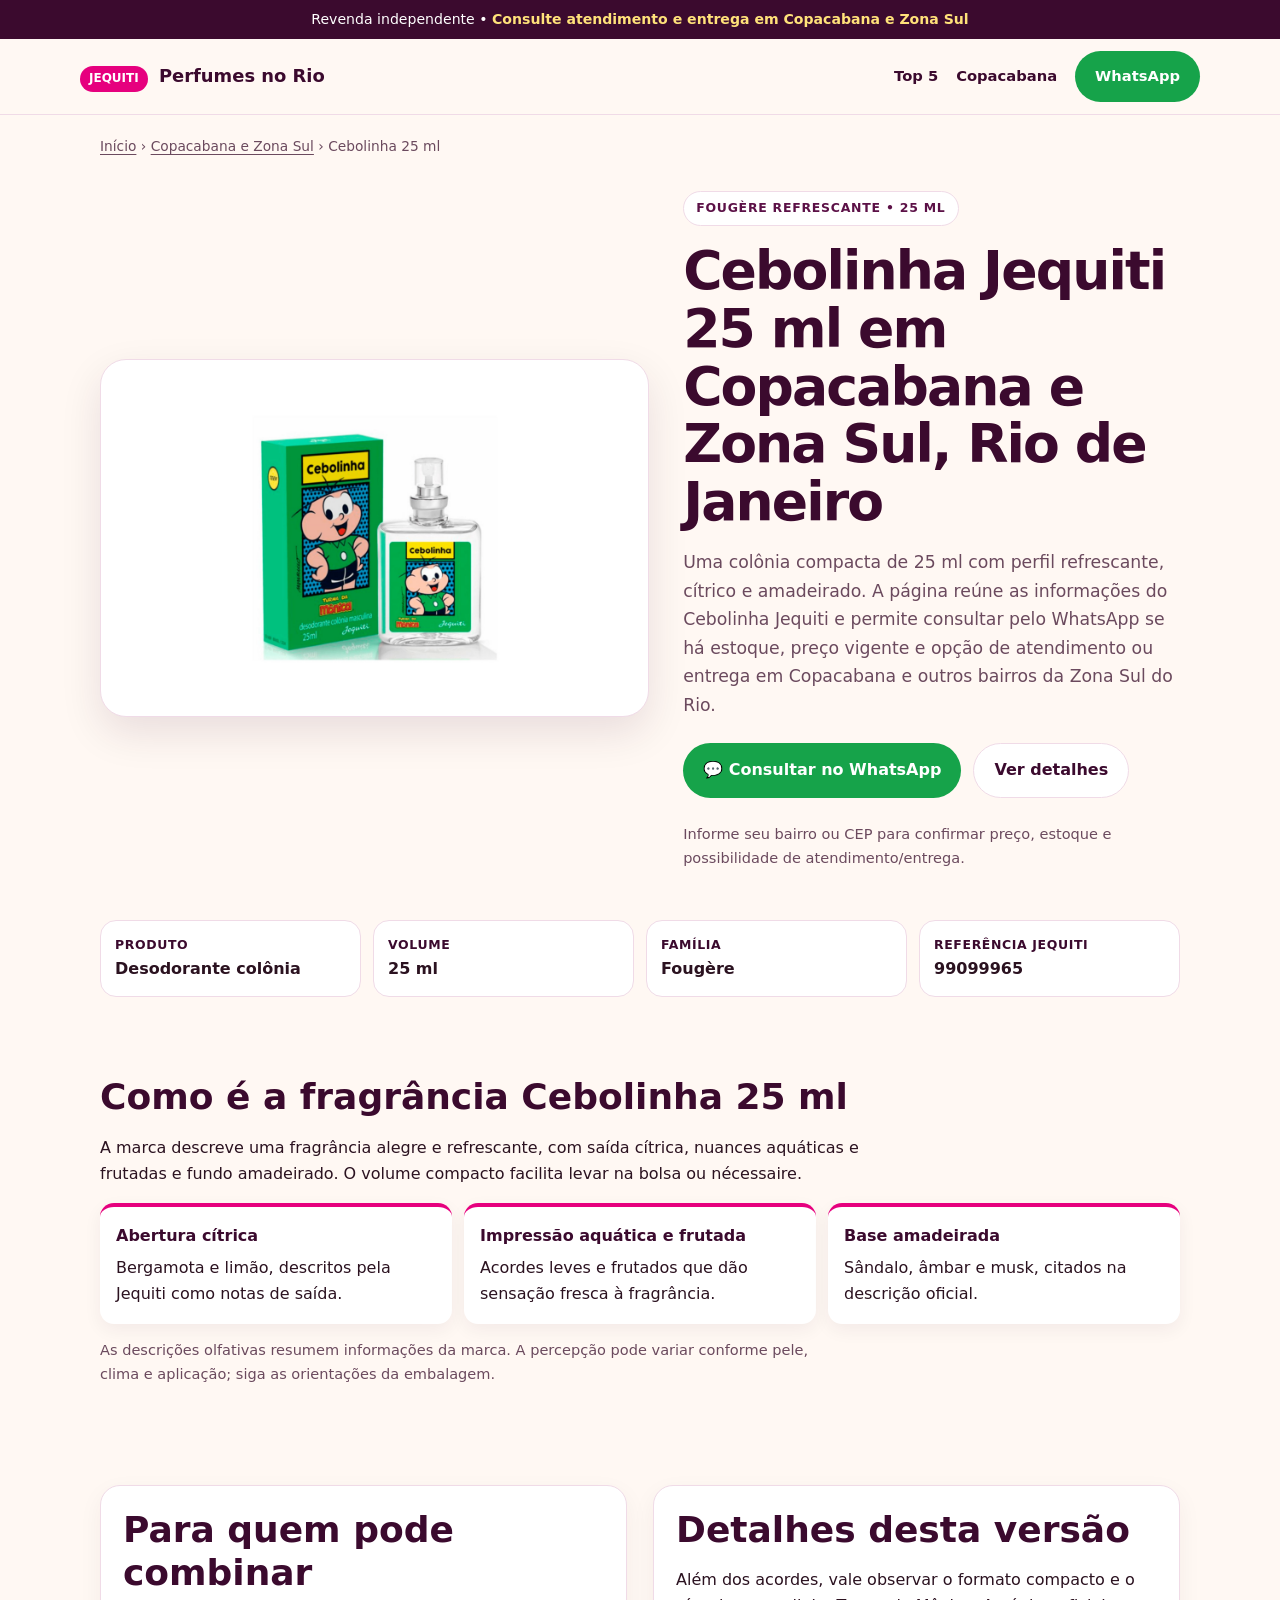
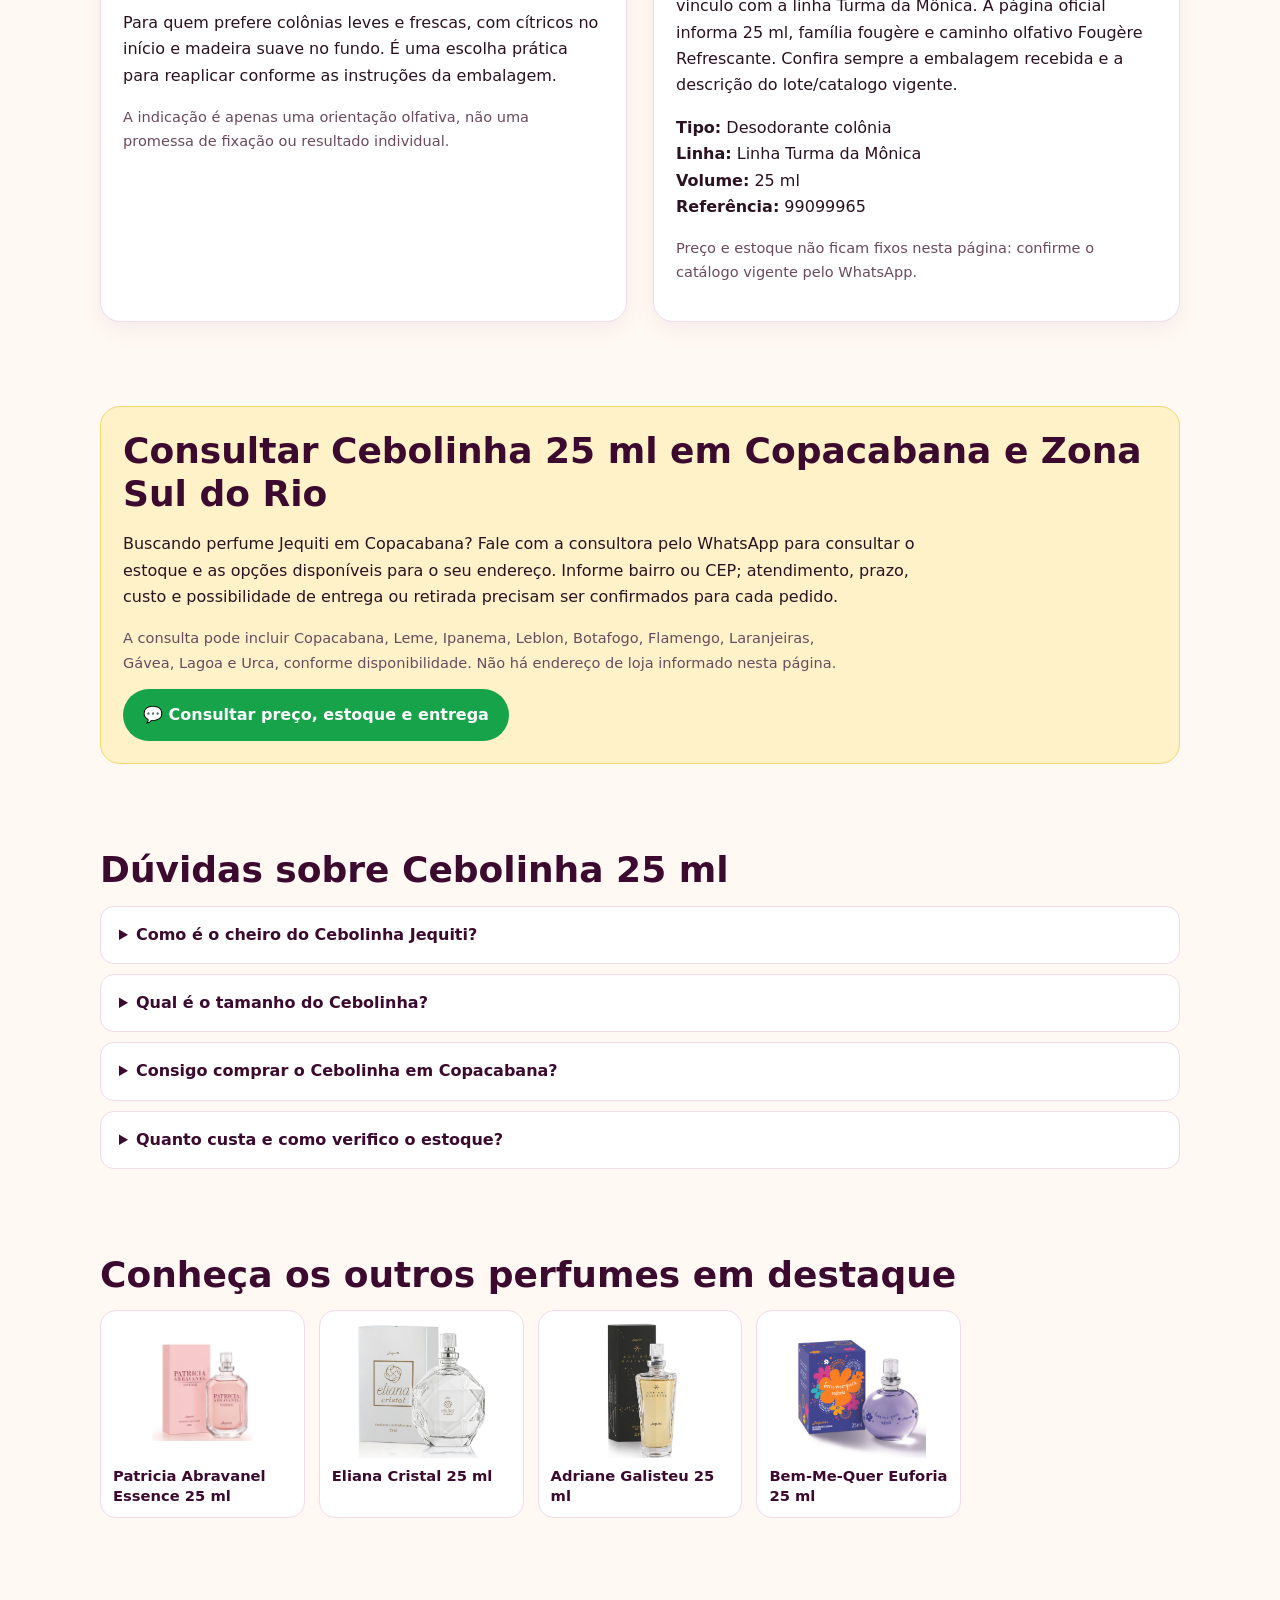
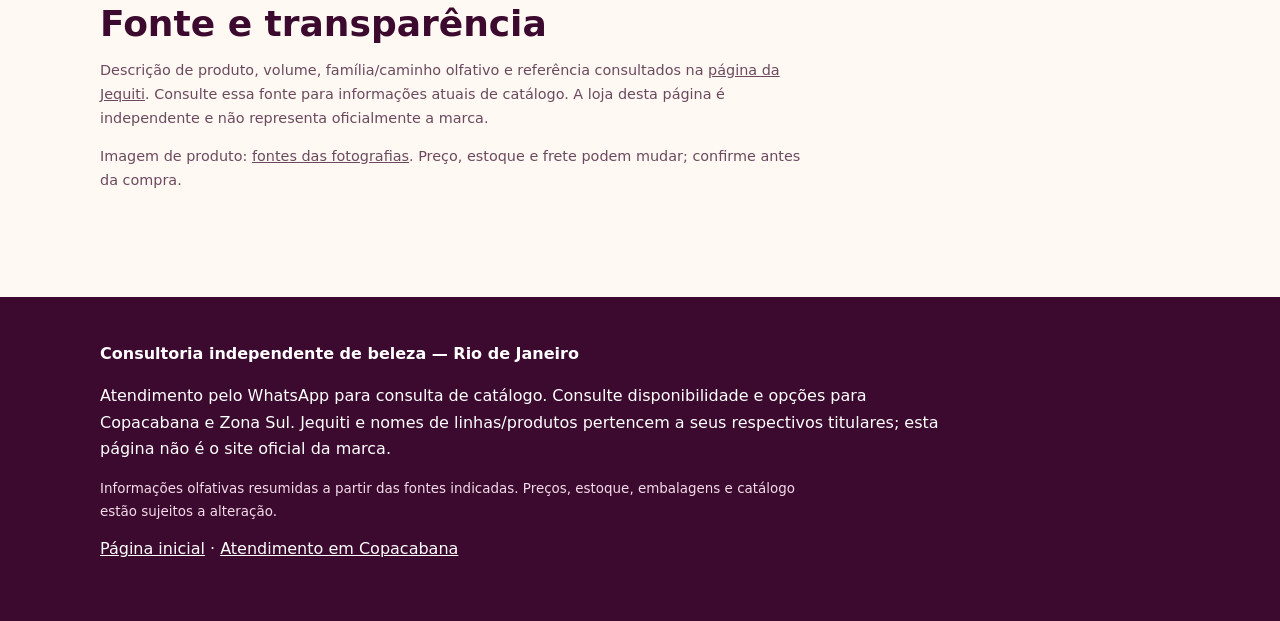
<file: perfumes/cebolinha-jequiti/index.html>
<!doctype html>
<html lang="pt-BR">
<head>
<meta charset="utf-8">
<meta name="viewport" content="width=device-width, initial-scale=1">
<title>Perfume Cebolinha Jequiti 25 ml em Copacabana | Notas e WhatsApp</title>
<meta name="description" content="Cebolinha Jequiti 25 ml: notas cítricas e aquáticas, sândalo, âmbar e musk. Consulte preço, estoque e opções para Copacabana e Zona Sul do Rio pelo WhatsApp.">
<meta name="robots" content="index,follow,max-image-preview:large">
<link rel="canonical" href="https://jequiti.example.com/perfumes/cebolinha-jequiti/">
<meta name="theme-color" content="#3b0a2e">
<meta property="og:type" content="product">
<meta property="og:locale" content="pt_BR">
<meta property="og:title" content="Perfume Cebolinha Jequiti 25 ml em Copacabana | Notas e WhatsApp">
<meta property="og:description" content="Conheça o Cebolinha Jequiti 25 ml: perfil fougère refrescante, notas cítricas e aquáticas, dados do produto e consulta de preço, estoque e entrega em Copacabana e Zona Sul do Rio pelo WhatsApp.">
<meta property="og:url" content="https://jequiti.example.com/perfumes/cebolinha-jequiti/">
<meta property="og:image" content="https://jequiti.example.com/assets/products/cebolinha-jequiti-25ml.jpg">
<meta name="twitter:card" content="summary_large_image">
<meta name="twitter:title" content="Perfume Cebolinha Jequiti 25 ml em Copacabana | Notas e WhatsApp">
<meta name="twitter:description" content="Conheça o Cebolinha Jequiti 25 ml: perfil fougère refrescante, notas cítricas e aquáticas, dados do produto e consulta de preço, estoque e entrega em Copacabana e Zona Sul do Rio pelo WhatsApp.">
<meta name="twitter:image" content="https://jequiti.example.com/assets/products/cebolinha-jequiti-25ml.jpg">
<link rel="stylesheet" href="../../assets/css/product-pages.css">
<script type="application/ld+json">{"@context":"https://schema.org","@graph":[{"@type":"Product","name":"Cebolinha Desodorante Colônia Jequiti, 25 ml","description":"Uma colônia compacta de 25 ml com perfil refrescante, cítrico e amadeirado. A página reúne as informações do Cebolinha Jequiti e permite consultar pelo WhatsApp se há estoque, preço vigente e opção de atendimento ou entrega em Copacabana e outros bairros da Zona Sul do Rio.","image":"https://jequiti.example.com/assets/products/cebolinha-jequiti-25ml.jpg","sku":"99099965","category":"Desodorante colônia","brand":{"@type":"Brand","name":"Jequiti"},"additionalProperty":[{"@type":"PropertyValue","name":"Volume","value":"25 ml"},{"@type":"PropertyValue","name":"Família olfativa","value":"Fougère"},{"@type":"PropertyValue","name":"Caminho olfativo informado pela marca","value":"Fougère refrescante"},{"@type":"PropertyValue","name":"Referência Jequiti","value":"99099965"}]},{"@type":"BreadcrumbList","itemListElement":[{"@type":"ListItem","position":1,"name":"Início","item":"https://jequiti.example.com/"},{"@type":"ListItem","position":2,"name":"Perfumes Jequiti em Copacabana","item":"https://jequiti.example.com/copacabana/"},{"@type":"ListItem","position":3,"name":"Cebolinha 25 ml","item":"https://jequiti.example.com/perfumes/cebolinha-jequiti/"}]},{"@type":"FAQPage","mainEntity":[{"@type":"Question","name":"Como é o cheiro do Cebolinha Jequiti?","acceptedAnswer":{"@type":"Answer","text":"A descrição oficial aponta bergamota e limão na saída, notas aquáticas e frutadas e fundo amadeirado de sândalo, âmbar e musk; o caminho olfativo é Fougère Refrescante."}},{"@type":"Question","name":"Qual é o tamanho do Cebolinha?","acceptedAnswer":{"@type":"Answer","text":"A versão desta página é a Desodorante Colônia Jequiti de 25 ml. Confira no rótulo e confirme disponibilidade antes do pedido."}},{"@type":"Question","name":"Consigo comprar o Cebolinha em Copacabana?","acceptedAnswer":{"@type":"Answer","text":"Consulte no WhatsApp o estoque e as opções de atendimento, entrega ou retirada para Copacabana, Leme e demais bairros da Zona Sul. A disponibilidade e o prazo dependem da confirmação do pedido."}},{"@type":"Question","name":"Quanto custa e como verifico o estoque?","acceptedAnswer":{"@type":"Answer","text":"Preço e estoque podem mudar conforme catálogo e período. Envie uma mensagem pelo botão da página para receber a informação vigente antes de fechar o pedido."}}]}]}</script>
</head>
<body>
<a class="skip" href="#principal">Pular para o conteúdo</a>
<div class="topline">Revenda independente • <strong>Consulte atendimento e entrega em Copacabana e Zona Sul</strong></div>
<header class="site-header"><nav class="nav" aria-label="Navegação principal"><a class="brand" href="../../index.html"><span class="brand-mark">JEQUITI</span> Perfumes no Rio</a><button class="menu-toggle" type="button" aria-label="Abrir menu" aria-controls="primary-menu" aria-expanded="false" data-menu-toggle><span class="menu-icon" aria-hidden="true">☰</span></button><div id="primary-menu" class="nav-links"><a href="../../index.html#top5">Top 5</a><a href="../../copacabana/">Copacabana</a><a class="btn btn-wa nav-cta" data-wa-product="Cebolinha 25 ml" href="https://wa.me/5521997011711?text=Ol%C3%A1%21%20Tenho%20interesse%20em%20Cebolinha%20Jequiti%2025%20ml.%20Pode%20informar%20pre%C3%A7o%20do%20cat%C3%A1logo%2C%20estoque%20e%20op%C3%A7%C3%B5es%20para%20Copacabana%2FZona%20Sul%20do%20Rio%3F" target="_blank" rel="noopener noreferrer">WhatsApp</a></div></nav></header>
<main id="principal" class="container">
<nav class="crumbs" aria-label="Breadcrumb"><a href="../../index.html">Início</a> › <a href="../../copacabana/">Copacabana e Zona Sul</a> › <span>Cebolinha 25 ml</span></nav>
<section class="hero">
<div class="photo"><img src="../../assets/products/cebolinha-jequiti-25ml.jpg" alt="Frasco e embalagem do Cebolinha Desodorante Colônia Jequiti de 25 ml" width="1500" height="1500" fetchpriority="high"></div>
<div class="hero-copy"><span class="eyebrow">Fougère refrescante • 25 ml</span><h1>Cebolinha Jequiti 25 ml em Copacabana e Zona Sul, Rio de Janeiro</h1><p class="lead">Uma colônia compacta de 25 ml com perfil refrescante, cítrico e amadeirado. A página reúne as informações do Cebolinha Jequiti e permite consultar pelo WhatsApp se há estoque, preço vigente e opção de atendimento ou entrega em Copacabana e outros bairros da Zona Sul do Rio.</p><div class="cta-row"><a class="btn btn-wa" data-wa-product="Cebolinha 25 ml" href="https://wa.me/5521997011711?text=Ol%C3%A1%21%20Tenho%20interesse%20em%20Cebolinha%20Jequiti%2025%20ml.%20Pode%20informar%20pre%C3%A7o%20do%20cat%C3%A1logo%2C%20estoque%20e%20op%C3%A7%C3%B5es%20para%20Copacabana%2FZona%20Sul%20do%20Rio%3F" target="_blank" rel="noopener noreferrer">💬 Consultar no WhatsApp</a><a class="btn btn-alt" href="#perfil">Ver detalhes</a></div><p class="mini">Informe seu bairro ou CEP para confirmar preço, estoque e possibilidade de atendimento/entrega.</p></div>
</section>
<div class="facts" aria-label="Resumo do produto"><div class="fact"><b>Produto</b><span>Desodorante colônia</span></div><div class="fact"><b>Volume</b><span>25 ml</span></div><div class="fact"><b>Família</b><span>Fougère</span></div><div class="fact"><b>Referência Jequiti</b><span>99099965</span></div></div>
<section id="perfil" class="section"><h2>Como é a fragrância Cebolinha 25 ml</h2><p>A marca descreve uma fragrância alegre e refrescante, com saída cítrica, nuances aquáticas e frutadas e fundo amadeirado. O volume compacto facilita levar na bolsa ou nécessaire.</p><div class="note-grid"><div class="note-card"><strong>Abertura cítrica</strong><span>Bergamota e limão, descritos pela Jequiti como notas de saída.</span></div><div class="note-card"><strong>Impressão aquática e frutada</strong><span>Acordes leves e frutados que dão sensação fresca à fragrância.</span></div><div class="note-card"><strong>Base amadeirada</strong><span>Sândalo, âmbar e musk, citados na descrição oficial.</span></div></div><p class="mini">As descrições olfativas resumem informações da marca. A percepção pode variar conforme pele, clima e aplicação; siga as orientações da embalagem.</p></section>
<section class="section two-col"><div class="panel"><h2>Para quem pode combinar</h2><p>Para quem prefere colônias leves e frescas, com cítricos no início e madeira suave no fundo. É uma escolha prática para reaplicar conforme as instruções da embalagem.</p><p class="mini">A indicação é apenas uma orientação olfativa, não uma promessa de fixação ou resultado individual.</p></div><div class="panel"><h2>Detalhes desta versão</h2><p>Além dos acordes, vale observar o formato compacto e o vínculo com a linha Turma da Mônica. A página oficial informa 25 ml, família fougère e caminho olfativo Fougère Refrescante. Confira sempre a embalagem recebida e a descrição do lote/catalogo vigente.</p><p><b>Tipo:</b> Desodorante colônia<br><b>Linha:</b> Linha Turma da Mônica<br><b>Volume:</b> 25 ml<br><b>Referência:</b> 99099965</p><p class="mini">Preço e estoque não ficam fixos nesta página: confirme o catálogo vigente pelo WhatsApp.</p></div></section>
<section class="section"><div class="local-box"><h2>Consultar Cebolinha 25 ml em Copacabana e Zona Sul do Rio</h2><p>Buscando perfume Jequiti em Copacabana? Fale com a consultora pelo WhatsApp para consultar o estoque e as opções disponíveis para o seu endereço. Informe bairro ou CEP; atendimento, prazo, custo e possibilidade de entrega ou retirada precisam ser confirmados para cada pedido.</p><p class="mini">A consulta pode incluir Copacabana, Leme, Ipanema, Leblon, Botafogo, Flamengo, Laranjeiras, Gávea, Lagoa e Urca, conforme disponibilidade. Não há endereço de loja informado nesta página.</p><a class="btn btn-wa" data-wa-product="Cebolinha 25 ml" href="https://wa.me/5521997011711?text=Ol%C3%A1%21%20Tenho%20interesse%20em%20Cebolinha%20Jequiti%2025%20ml.%20Pode%20informar%20pre%C3%A7o%20do%20cat%C3%A1logo%2C%20estoque%20e%20op%C3%A7%C3%B5es%20para%20Copacabana%2FZona%20Sul%20do%20Rio%3F" target="_blank" rel="noopener noreferrer">💬 Consultar preço, estoque e entrega</a></div></section>
<section class="section"><h2>Dúvidas sobre Cebolinha 25 ml</h2><div class="faq"><details><summary>Como é o cheiro do Cebolinha Jequiti?</summary><p>A descrição oficial aponta bergamota e limão na saída, notas aquáticas e frutadas e fundo amadeirado de sândalo, âmbar e musk; o caminho olfativo é Fougère Refrescante.</p></details>
<details><summary>Qual é o tamanho do Cebolinha?</summary><p>A versão desta página é a Desodorante Colônia Jequiti de 25 ml. Confira no rótulo e confirme disponibilidade antes do pedido.</p></details>
<details><summary>Consigo comprar o Cebolinha em Copacabana?</summary><p>Consulte no WhatsApp o estoque e as opções de atendimento, entrega ou retirada para Copacabana, Leme e demais bairros da Zona Sul. A disponibilidade e o prazo dependem da confirmação do pedido.</p></details>
<details><summary>Quanto custa e como verifico o estoque?</summary><p>Preço e estoque podem mudar conforme catálogo e período. Envie uma mensagem pelo botão da página para receber a informação vigente antes de fechar o pedido.</p></details></div></section>
<section class="section"><h2>Conheça os outros perfumes em destaque</h2><div class="related"><a class="product-link" href="../patricia-abravanel-essence/" aria-label="Ver detalhes de Patricia Abravanel Essence 25 ml"><img src="../../assets/products/patricia-abravanel-essence-25ml.png" alt="" loading="lazy"><b>Patricia Abravanel Essence 25 ml</b></a>
<a class="product-link" href="../eliana-cristal/" aria-label="Ver detalhes de Eliana Cristal 25 ml"><img src="../../assets/products/eliana-cristal-25ml.png" alt="" loading="lazy"><b>Eliana Cristal 25 ml</b></a>
<a class="product-link" href="../adriane-galisteu/" aria-label="Ver detalhes de Adriane Galisteu 25 ml"><img src="../../assets/products/adriane-galisteu-25ml.png" alt="" loading="lazy"><b>Adriane Galisteu 25 ml</b></a>
<a class="product-link" href="../bem-me-quer-euforia/" aria-label="Ver detalhes de Bem-Me-Quer Euforia 25 ml"><img src="../../assets/products/bem-me-quer-euforia-25ml.jpg" alt="" loading="lazy"><b>Bem-Me-Quer Euforia 25 ml</b></a></div></section>
<section class="section sources"><h2>Fonte e transparência</h2><p>Descrição de produto, volume, família/caminho olfativo e referência consultados na <a href="https://www.jequiti.com.br/cebolinha-desodorante-colonia-99965/p?skuId=99099965" target="_blank" rel="noopener noreferrer">página da Jequiti</a>. Consulte essa fonte para informações atuais de catálogo. A loja desta página é independente e não representa oficialmente a marca.</p><p>Imagem de produto: <a href="../../FONTES-IMAGENS.md">fontes das fotografias</a>. Preço, estoque e frete podem mudar; confirme antes da compra.</p></section>
</main>
<footer class="site-footer"><div class="container"><p><strong>Consultoria independente de beleza — Rio de Janeiro</strong></p><p>Atendimento pelo WhatsApp para consulta de catálogo. Consulte disponibilidade e opções para Copacabana e Zona Sul. Jequiti e nomes de linhas/produtos pertencem a seus respectivos titulares; esta página não é o site oficial da marca.</p><p class="disclaimer">Informações olfativas resumidas a partir das fontes indicadas. Preços, estoque, embalagens e catálogo estão sujeitos a alteração.</p><p style="margin-top:12px"><a href="../../index.html">Página inicial</a> · <a href="../../copacabana/">Atendimento em Copacabana</a></p></div></footer>
<div class="sticky-mobile"><a class="btn btn-wa" data-wa-product="Cebolinha 25 ml" href="https://wa.me/5521997011711?text=Ol%C3%A1%21%20Tenho%20interesse%20em%20Cebolinha%20Jequiti%2025%20ml.%20Pode%20informar%20pre%C3%A7o%20do%20cat%C3%A1logo%2C%20estoque%20e%20op%C3%A7%C3%B5es%20para%20Copacabana%2FZona%20Sul%20do%20Rio%3F" target="_blank" rel="noopener noreferrer">💬 Consultar Cebolinha 25 ml no WhatsApp</a></div>
<script src="../../assets/js/whatsapp.js" defer></script>
<script src="../../assets/js/mobile-menu.js" defer></script>
</body></html>
</file>
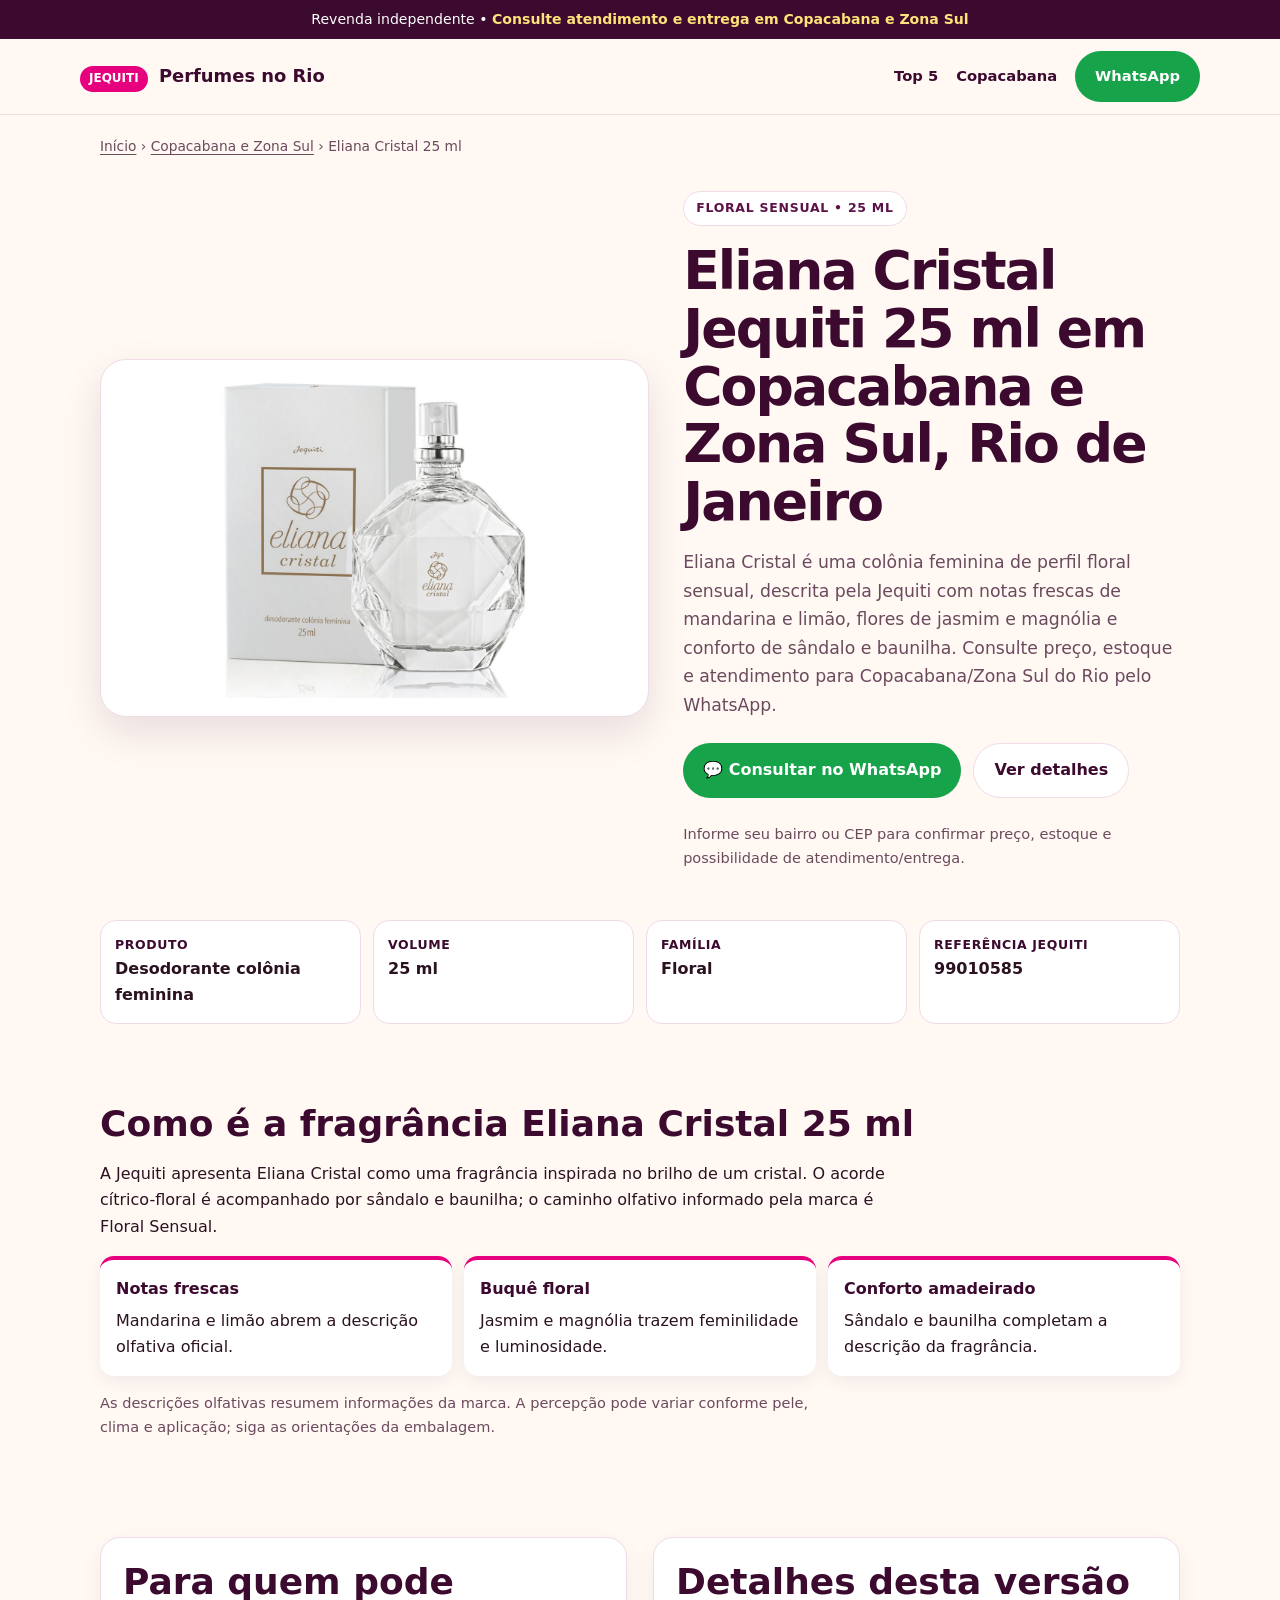
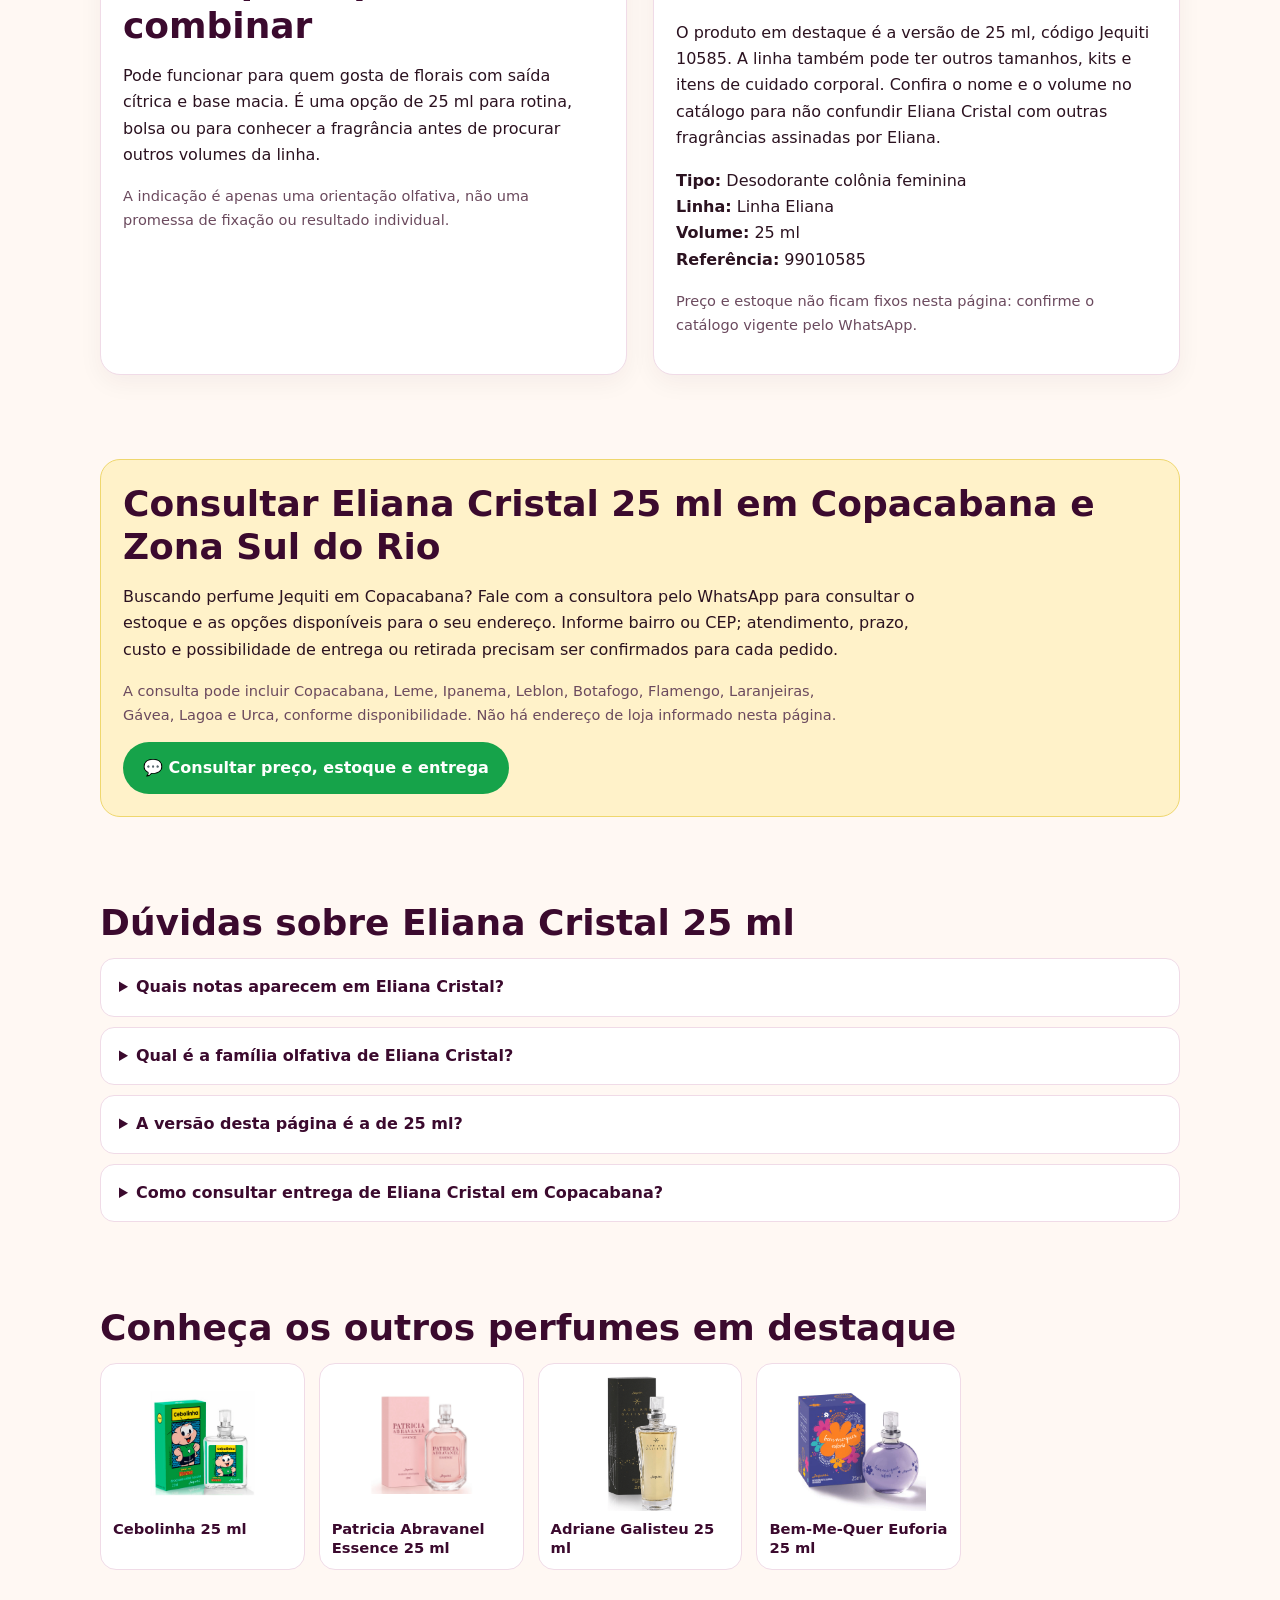
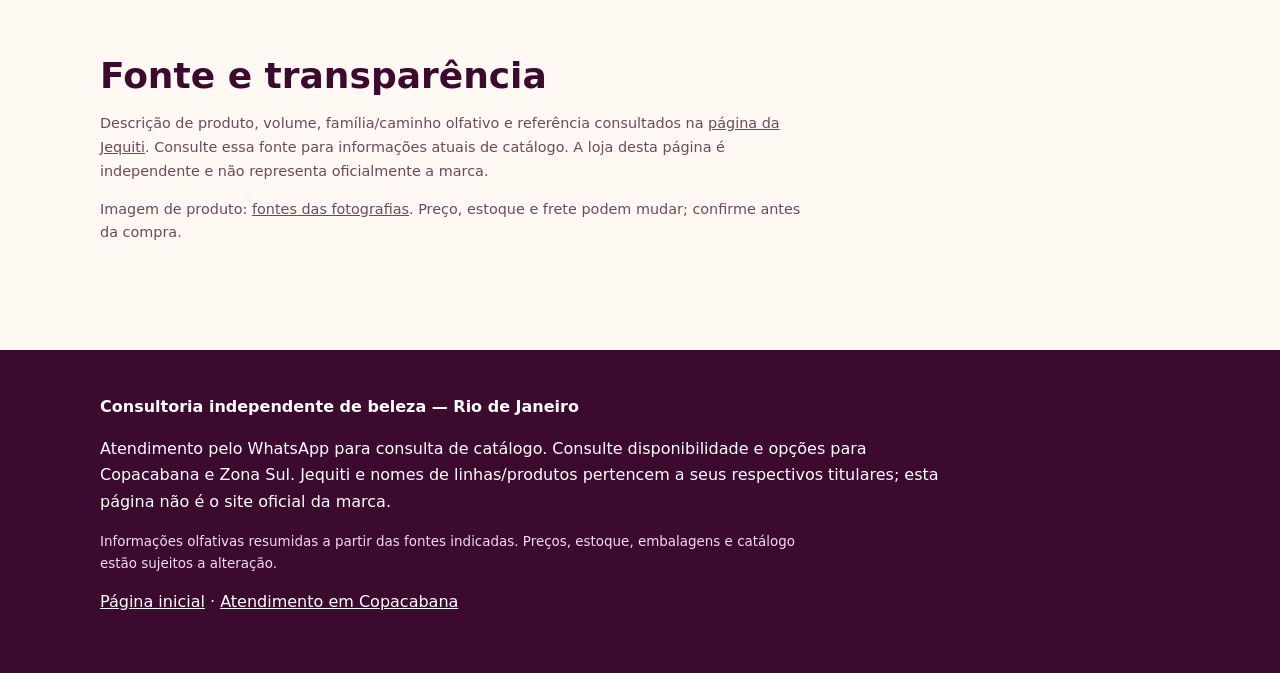
<file: perfumes/eliana-cristal/index.html>
<!doctype html>
<html lang="pt-BR">
<head>
<meta charset="utf-8">
<meta name="viewport" content="width=device-width, initial-scale=1">
<title>Eliana Cristal Jequiti 25 ml em Copacabana | Perfume e WhatsApp</title>
<meta name="description" content="Eliana Cristal Jequiti 25 ml: mandarina, limão, jasmim, magnólia, sândalo e baunilha. Consulte preço e opções para Copacabana e Zona Sul pelo WhatsApp.">
<meta name="robots" content="index,follow,max-image-preview:large">
<link rel="canonical" href="https://jequiti.example.com/perfumes/eliana-cristal/">
<meta name="theme-color" content="#3b0a2e">
<meta property="og:type" content="product">
<meta property="og:locale" content="pt_BR">
<meta property="og:title" content="Eliana Cristal Jequiti 25 ml em Copacabana | Perfume e WhatsApp">
<meta property="og:description" content="Eliana Cristal Jequiti 25 ml: notas frescas de mandarina e limão, jasmim e magnólia, sândalo e baunilha. Consulte preço, estoque e atendimento para Copacabana e Zona Sul do Rio.">
<meta property="og:url" content="https://jequiti.example.com/perfumes/eliana-cristal/">
<meta property="og:image" content="https://jequiti.example.com/assets/products/eliana-cristal-25ml.png">
<meta name="twitter:card" content="summary_large_image">
<meta name="twitter:title" content="Eliana Cristal Jequiti 25 ml em Copacabana | Perfume e WhatsApp">
<meta name="twitter:description" content="Eliana Cristal Jequiti 25 ml: notas frescas de mandarina e limão, jasmim e magnólia, sândalo e baunilha. Consulte preço, estoque e atendimento para Copacabana e Zona Sul do Rio.">
<meta name="twitter:image" content="https://jequiti.example.com/assets/products/eliana-cristal-25ml.png">
<link rel="stylesheet" href="../../assets/css/product-pages.css">
<script type="application/ld+json">{"@context":"https://schema.org","@graph":[{"@type":"Product","name":"Eliana Cristal Desodorante Colônia Feminina Jequiti, 25 ml","description":"Eliana Cristal é uma colônia feminina de perfil floral sensual, descrita pela Jequiti com notas frescas de mandarina e limão, flores de jasmim e magnólia e conforto de sândalo e baunilha. Consulte preço, estoque e atendimento para Copacabana/Zona Sul do Rio pelo WhatsApp.","image":"https://jequiti.example.com/assets/products/eliana-cristal-25ml.png","sku":"99010585","category":"Desodorante colônia feminina","brand":{"@type":"Brand","name":"Jequiti"},"additionalProperty":[{"@type":"PropertyValue","name":"Volume","value":"25 ml"},{"@type":"PropertyValue","name":"Família olfativa","value":"Floral"},{"@type":"PropertyValue","name":"Caminho olfativo informado pela marca","value":"Floral Sensual"},{"@type":"PropertyValue","name":"Referência Jequiti","value":"99010585"}]},{"@type":"BreadcrumbList","itemListElement":[{"@type":"ListItem","position":1,"name":"Início","item":"https://jequiti.example.com/"},{"@type":"ListItem","position":2,"name":"Perfumes Jequiti em Copacabana","item":"https://jequiti.example.com/copacabana/"},{"@type":"ListItem","position":3,"name":"Eliana Cristal 25 ml","item":"https://jequiti.example.com/perfumes/eliana-cristal/"}]},{"@type":"FAQPage","mainEntity":[{"@type":"Question","name":"Quais notas aparecem em Eliana Cristal?","acceptedAnswer":{"@type":"Answer","text":"A descrição da Jequiti cita mandarina e limão, jasmim e magnólia, além de sândalo e baunilha."}},{"@type":"Question","name":"Qual é a família olfativa de Eliana Cristal?","acceptedAnswer":{"@type":"Answer","text":"O caminho olfativo informado pela marca é Floral Sensual."}},{"@type":"Question","name":"A versão desta página é a de 25 ml?","acceptedAnswer":{"@type":"Answer","text":"Sim. Esta página descreve a versão de 25 ml, código 10585. Consulte o catálogo para confirmar outras opções e disponibilidade."}},{"@type":"Question","name":"Como consultar entrega de Eliana Cristal em Copacabana?","acceptedAnswer":{"@type":"Answer","text":"Fale pelo WhatsApp e informe seu bairro ou CEP para confirmar estoque, preço e as opções disponíveis de atendimento, entrega ou retirada na Zona Sul."}}]}]}</script>
</head>
<body>
<a class="skip" href="#principal">Pular para o conteúdo</a>
<div class="topline">Revenda independente • <strong>Consulte atendimento e entrega em Copacabana e Zona Sul</strong></div>
<header class="site-header"><nav class="nav" aria-label="Navegação principal"><a class="brand" href="../../index.html"><span class="brand-mark">JEQUITI</span> Perfumes no Rio</a><button class="menu-toggle" type="button" aria-label="Abrir menu" aria-controls="primary-menu" aria-expanded="false" data-menu-toggle><span class="menu-icon" aria-hidden="true">☰</span></button><div id="primary-menu" class="nav-links"><a href="../../index.html#top5">Top 5</a><a href="../../copacabana/">Copacabana</a><a class="btn btn-wa nav-cta" data-wa-product="Eliana Cristal 25 ml" href="https://wa.me/5521997011711?text=Ol%C3%A1%21%20Tenho%20interesse%20em%20Eliana%20Cristal%2025%20ml.%20Pode%20informar%20pre%C3%A7o%20do%20cat%C3%A1logo%2C%20estoque%20e%20op%C3%A7%C3%B5es%20para%20Copacabana%2FZona%20Sul%20do%20Rio%3F" target="_blank" rel="noopener noreferrer">WhatsApp</a></div></nav></header>
<main id="principal" class="container">
<nav class="crumbs" aria-label="Breadcrumb"><a href="../../index.html">Início</a> › <a href="../../copacabana/">Copacabana e Zona Sul</a> › <span>Eliana Cristal 25 ml</span></nav>
<section class="hero">
<div class="photo"><img src="../../assets/products/eliana-cristal-25ml.png" alt="Frasco facetado e caixa da colônia feminina Eliana Cristal Jequiti de 25 ml" width="850" height="850" fetchpriority="high"></div>
<div class="hero-copy"><span class="eyebrow">Floral Sensual • 25 ml</span><h1>Eliana Cristal Jequiti 25 ml em Copacabana e Zona Sul, Rio de Janeiro</h1><p class="lead">Eliana Cristal é uma colônia feminina de perfil floral sensual, descrita pela Jequiti com notas frescas de mandarina e limão, flores de jasmim e magnólia e conforto de sândalo e baunilha. Consulte preço, estoque e atendimento para Copacabana/Zona Sul do Rio pelo WhatsApp.</p><div class="cta-row"><a class="btn btn-wa" data-wa-product="Eliana Cristal 25 ml" href="https://wa.me/5521997011711?text=Ol%C3%A1%21%20Tenho%20interesse%20em%20Eliana%20Cristal%2025%20ml.%20Pode%20informar%20pre%C3%A7o%20do%20cat%C3%A1logo%2C%20estoque%20e%20op%C3%A7%C3%B5es%20para%20Copacabana%2FZona%20Sul%20do%20Rio%3F" target="_blank" rel="noopener noreferrer">💬 Consultar no WhatsApp</a><a class="btn btn-alt" href="#perfil">Ver detalhes</a></div><p class="mini">Informe seu bairro ou CEP para confirmar preço, estoque e possibilidade de atendimento/entrega.</p></div>
</section>
<div class="facts" aria-label="Resumo do produto"><div class="fact"><b>Produto</b><span>Desodorante colônia feminina</span></div><div class="fact"><b>Volume</b><span>25 ml</span></div><div class="fact"><b>Família</b><span>Floral</span></div><div class="fact"><b>Referência Jequiti</b><span>99010585</span></div></div>
<section id="perfil" class="section"><h2>Como é a fragrância Eliana Cristal 25 ml</h2><p>A Jequiti apresenta Eliana Cristal como uma fragrância inspirada no brilho de um cristal. O acorde cítrico-floral é acompanhado por sândalo e baunilha; o caminho olfativo informado pela marca é Floral Sensual.</p><div class="note-grid"><div class="note-card"><strong>Notas frescas</strong><span>Mandarina e limão abrem a descrição olfativa oficial.</span></div><div class="note-card"><strong>Buquê floral</strong><span>Jasmim e magnólia trazem feminilidade e luminosidade.</span></div><div class="note-card"><strong>Conforto amadeirado</strong><span>Sândalo e baunilha completam a descrição da fragrância.</span></div></div><p class="mini">As descrições olfativas resumem informações da marca. A percepção pode variar conforme pele, clima e aplicação; siga as orientações da embalagem.</p></section>
<section class="section two-col"><div class="panel"><h2>Para quem pode combinar</h2><p>Pode funcionar para quem gosta de florais com saída cítrica e base macia. É uma opção de 25 ml para rotina, bolsa ou para conhecer a fragrância antes de procurar outros volumes da linha.</p><p class="mini">A indicação é apenas uma orientação olfativa, não uma promessa de fixação ou resultado individual.</p></div><div class="panel"><h2>Detalhes desta versão</h2><p>O produto em destaque é a versão de 25 ml, código Jequiti 10585. A linha também pode ter outros tamanhos, kits e itens de cuidado corporal. Confira o nome e o volume no catálogo para não confundir Eliana Cristal com outras fragrâncias assinadas por Eliana.</p><p><b>Tipo:</b> Desodorante colônia feminina<br><b>Linha:</b> Linha Eliana<br><b>Volume:</b> 25 ml<br><b>Referência:</b> 99010585</p><p class="mini">Preço e estoque não ficam fixos nesta página: confirme o catálogo vigente pelo WhatsApp.</p></div></section>
<section class="section"><div class="local-box"><h2>Consultar Eliana Cristal 25 ml em Copacabana e Zona Sul do Rio</h2><p>Buscando perfume Jequiti em Copacabana? Fale com a consultora pelo WhatsApp para consultar o estoque e as opções disponíveis para o seu endereço. Informe bairro ou CEP; atendimento, prazo, custo e possibilidade de entrega ou retirada precisam ser confirmados para cada pedido.</p><p class="mini">A consulta pode incluir Copacabana, Leme, Ipanema, Leblon, Botafogo, Flamengo, Laranjeiras, Gávea, Lagoa e Urca, conforme disponibilidade. Não há endereço de loja informado nesta página.</p><a class="btn btn-wa" data-wa-product="Eliana Cristal 25 ml" href="https://wa.me/5521997011711?text=Ol%C3%A1%21%20Tenho%20interesse%20em%20Eliana%20Cristal%2025%20ml.%20Pode%20informar%20pre%C3%A7o%20do%20cat%C3%A1logo%2C%20estoque%20e%20op%C3%A7%C3%B5es%20para%20Copacabana%2FZona%20Sul%20do%20Rio%3F" target="_blank" rel="noopener noreferrer">💬 Consultar preço, estoque e entrega</a></div></section>
<section class="section"><h2>Dúvidas sobre Eliana Cristal 25 ml</h2><div class="faq"><details><summary>Quais notas aparecem em Eliana Cristal?</summary><p>A descrição da Jequiti cita mandarina e limão, jasmim e magnólia, além de sândalo e baunilha.</p></details>
<details><summary>Qual é a família olfativa de Eliana Cristal?</summary><p>O caminho olfativo informado pela marca é Floral Sensual.</p></details>
<details><summary>A versão desta página é a de 25 ml?</summary><p>Sim. Esta página descreve a versão de 25 ml, código 10585. Consulte o catálogo para confirmar outras opções e disponibilidade.</p></details>
<details><summary>Como consultar entrega de Eliana Cristal em Copacabana?</summary><p>Fale pelo WhatsApp e informe seu bairro ou CEP para confirmar estoque, preço e as opções disponíveis de atendimento, entrega ou retirada na Zona Sul.</p></details></div></section>
<section class="section"><h2>Conheça os outros perfumes em destaque</h2><div class="related"><a class="product-link" href="../cebolinha-jequiti/" aria-label="Ver detalhes de Cebolinha 25 ml"><img src="../../assets/products/cebolinha-jequiti-25ml.jpg" alt="" loading="lazy"><b>Cebolinha 25 ml</b></a>
<a class="product-link" href="../patricia-abravanel-essence/" aria-label="Ver detalhes de Patricia Abravanel Essence 25 ml"><img src="../../assets/products/patricia-abravanel-essence-25ml.png" alt="" loading="lazy"><b>Patricia Abravanel Essence 25 ml</b></a>
<a class="product-link" href="../adriane-galisteu/" aria-label="Ver detalhes de Adriane Galisteu 25 ml"><img src="../../assets/products/adriane-galisteu-25ml.png" alt="" loading="lazy"><b>Adriane Galisteu 25 ml</b></a>
<a class="product-link" href="../bem-me-quer-euforia/" aria-label="Ver detalhes de Bem-Me-Quer Euforia 25 ml"><img src="../../assets/products/bem-me-quer-euforia-25ml.jpg" alt="" loading="lazy"><b>Bem-Me-Quer Euforia 25 ml</b></a></div></section>
<section class="section sources"><h2>Fonte e transparência</h2><p>Descrição de produto, volume, família/caminho olfativo e referência consultados na <a href="https://institucional.jequiti.com.br/produtos/detalhes/desodorante-colonia-feminino-eliana-cristal-25ml/181/4825/" target="_blank" rel="noopener noreferrer">página da Jequiti</a>. Consulte essa fonte para informações atuais de catálogo. A loja desta página é independente e não representa oficialmente a marca.</p><p>Imagem de produto: <a href="../../FONTES-IMAGENS.md">fontes das fotografias</a>. Preço, estoque e frete podem mudar; confirme antes da compra.</p></section>
</main>
<footer class="site-footer"><div class="container"><p><strong>Consultoria independente de beleza — Rio de Janeiro</strong></p><p>Atendimento pelo WhatsApp para consulta de catálogo. Consulte disponibilidade e opções para Copacabana e Zona Sul. Jequiti e nomes de linhas/produtos pertencem a seus respectivos titulares; esta página não é o site oficial da marca.</p><p class="disclaimer">Informações olfativas resumidas a partir das fontes indicadas. Preços, estoque, embalagens e catálogo estão sujeitos a alteração.</p><p style="margin-top:12px"><a href="../../index.html">Página inicial</a> · <a href="../../copacabana/">Atendimento em Copacabana</a></p></div></footer>
<div class="sticky-mobile"><a class="btn btn-wa" data-wa-product="Eliana Cristal 25 ml" href="https://wa.me/5521997011711?text=Ol%C3%A1%21%20Tenho%20interesse%20em%20Eliana%20Cristal%2025%20ml.%20Pode%20informar%20pre%C3%A7o%20do%20cat%C3%A1logo%2C%20estoque%20e%20op%C3%A7%C3%B5es%20para%20Copacabana%2FZona%20Sul%20do%20Rio%3F" target="_blank" rel="noopener noreferrer">💬 Consultar Eliana Cristal 25 ml no WhatsApp</a></div>
<script src="../../assets/js/whatsapp.js" defer></script>
<script src="../../assets/js/mobile-menu.js" defer></script>
</body></html>
</file>
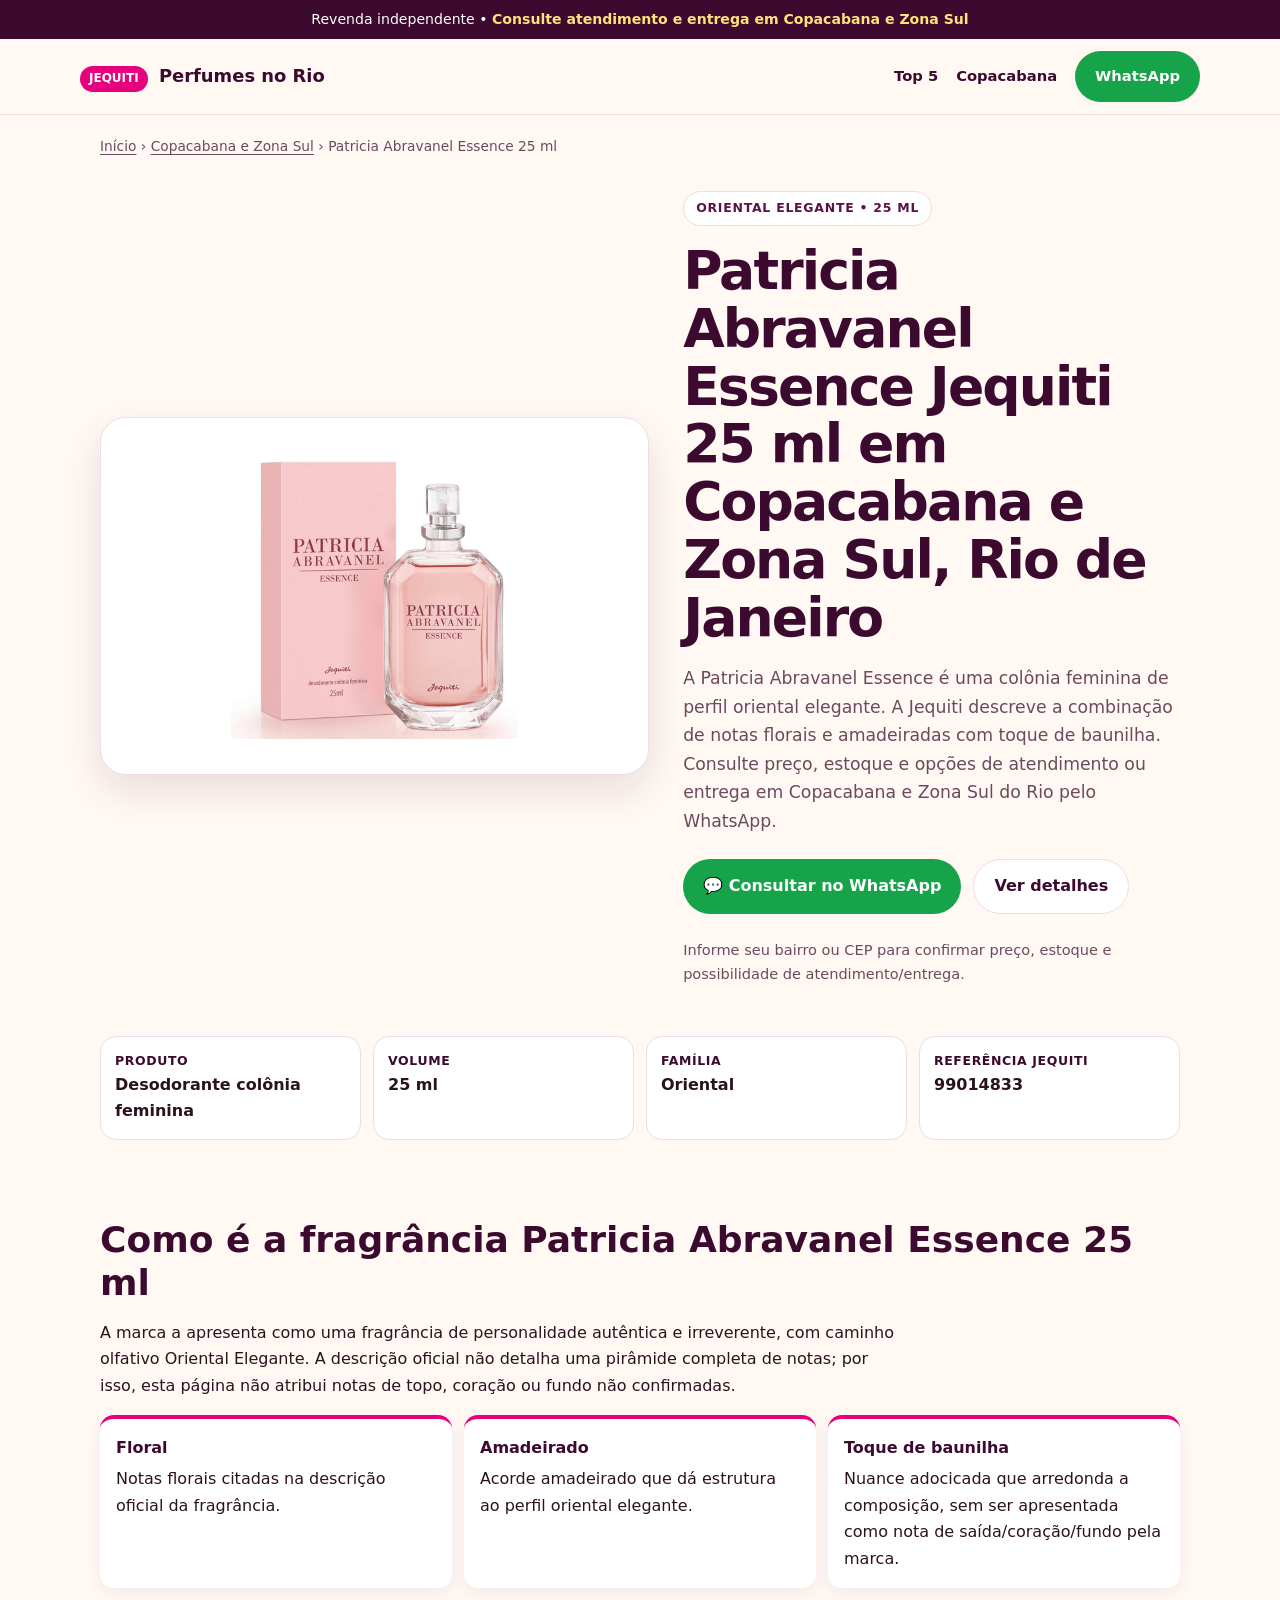
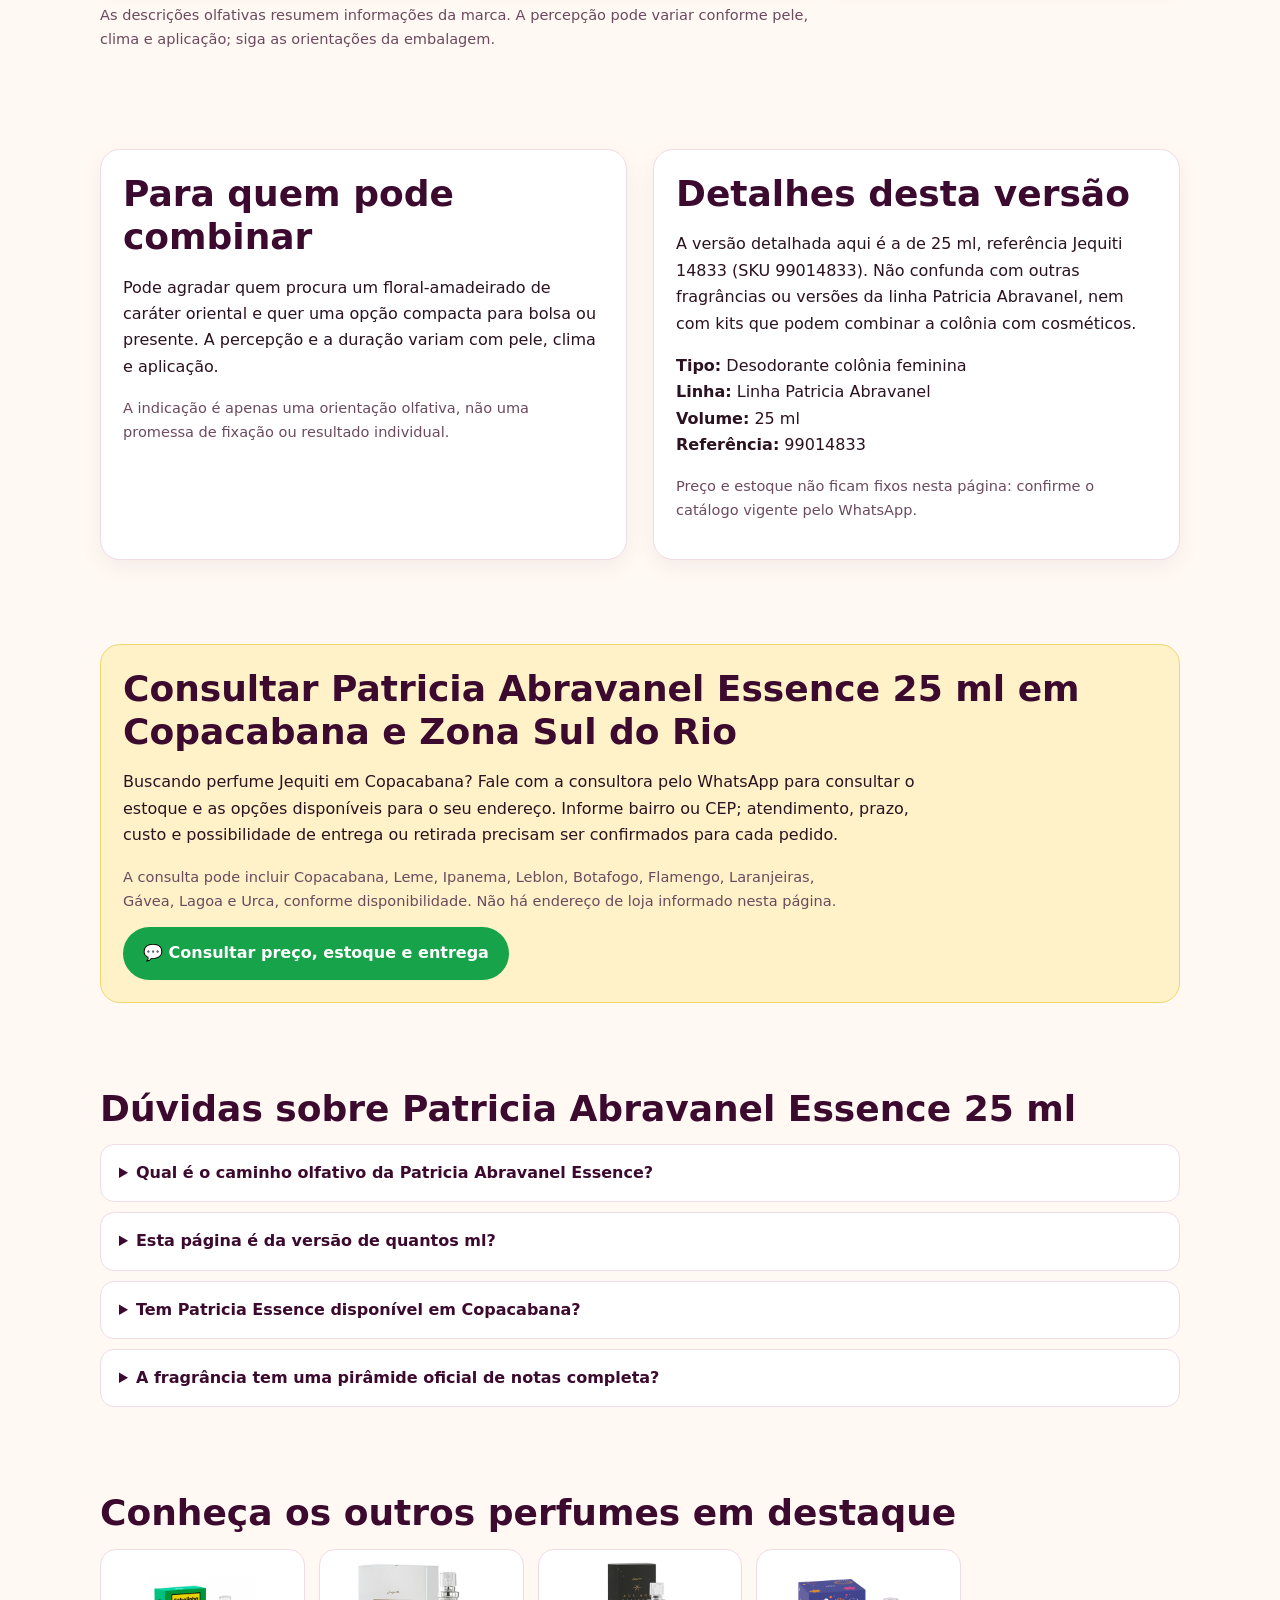
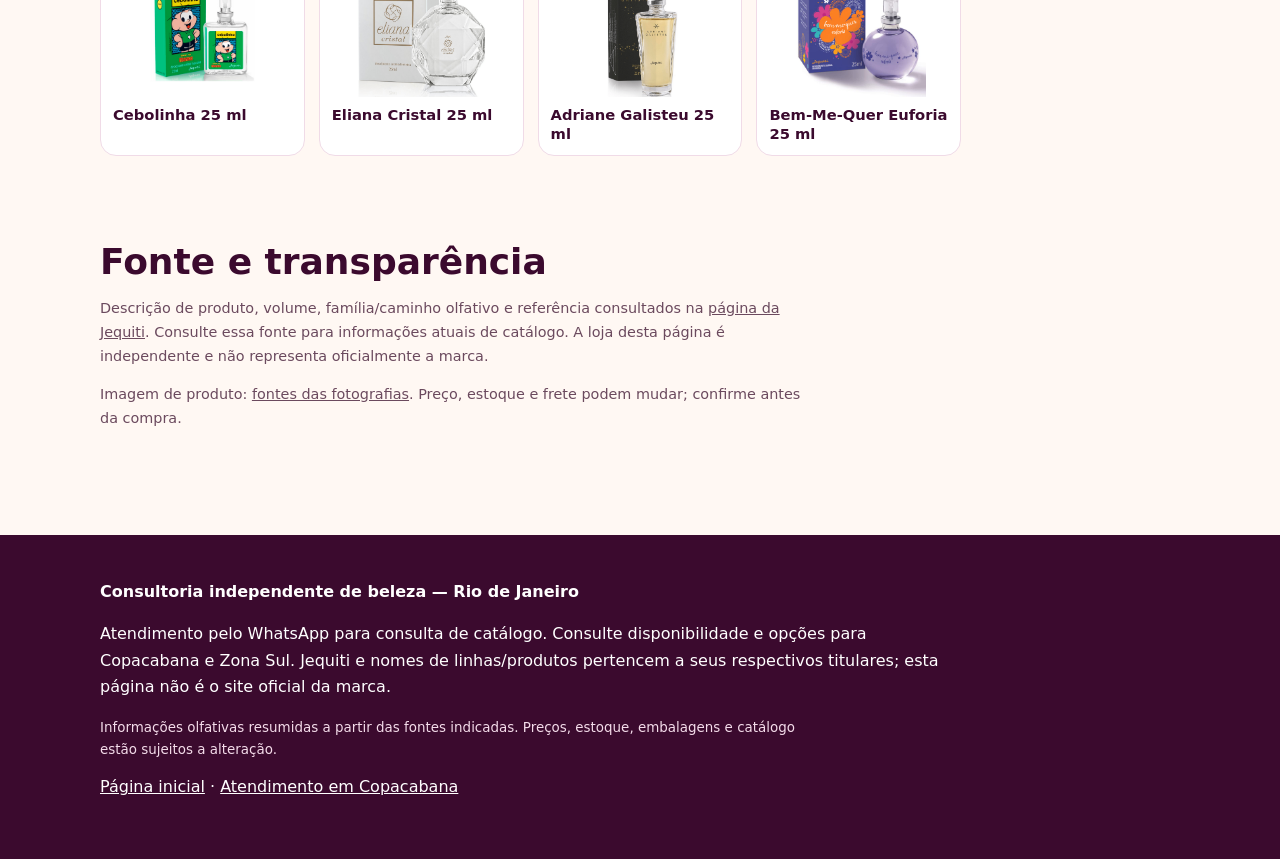
<file: perfumes/patricia-abravanel-essence/index.html>
<!doctype html>
<html lang="pt-BR">
<head>
<meta charset="utf-8">
<meta name="viewport" content="width=device-width, initial-scale=1">
<title>Patricia Abravanel Essence Jequiti em Copacabana | 25 ml e WhatsApp</title>
<meta name="description" content="Patricia Abravanel Essence 25 ml: Oriental Elegante, floral e amadeirado com baunilha. Consulte preço e estoque para Copacabana e Zona Sul pelo WhatsApp.">
<meta name="robots" content="index,follow,max-image-preview:large">
<link rel="canonical" href="https://jequiti.example.com/perfumes/patricia-abravanel-essence/">
<meta name="theme-color" content="#3b0a2e">
<meta property="og:type" content="product">
<meta property="og:locale" content="pt_BR">
<meta property="og:title" content="Patricia Abravanel Essence Jequiti em Copacabana | 25 ml e WhatsApp">
<meta property="og:description" content="Veja detalhes da Patricia Abravanel Essence Jequiti 25 ml: caminho Oriental Elegante, acordes florais, amadeirados e baunilha. Consulte catálogo e atendimento em Copacabana/Zona Sul pelo WhatsApp.">
<meta property="og:url" content="https://jequiti.example.com/perfumes/patricia-abravanel-essence/">
<meta property="og:image" content="https://jequiti.example.com/assets/products/patricia-abravanel-essence-25ml.png">
<meta name="twitter:card" content="summary_large_image">
<meta name="twitter:title" content="Patricia Abravanel Essence Jequiti em Copacabana | 25 ml e WhatsApp">
<meta name="twitter:description" content="Veja detalhes da Patricia Abravanel Essence Jequiti 25 ml: caminho Oriental Elegante, acordes florais, amadeirados e baunilha. Consulte catálogo e atendimento em Copacabana/Zona Sul pelo WhatsApp.">
<meta name="twitter:image" content="https://jequiti.example.com/assets/products/patricia-abravanel-essence-25ml.png">
<link rel="stylesheet" href="../../assets/css/product-pages.css">
<script type="application/ld+json">{"@context":"https://schema.org","@graph":[{"@type":"Product","name":"Patricia Abravanel Essence Desodorante Colônia Feminina Jequiti, 25 ml","description":"A Patricia Abravanel Essence é uma colônia feminina de perfil oriental elegante. A Jequiti descreve a combinação de notas florais e amadeiradas com toque de baunilha. Consulte preço, estoque e opções de atendimento ou entrega em Copacabana e Zona Sul do Rio pelo WhatsApp.","image":"https://jequiti.example.com/assets/products/patricia-abravanel-essence-25ml.png","sku":"99014833","category":"Desodorante colônia feminina","brand":{"@type":"Brand","name":"Jequiti"},"additionalProperty":[{"@type":"PropertyValue","name":"Volume","value":"25 ml"},{"@type":"PropertyValue","name":"Família olfativa","value":"Oriental"},{"@type":"PropertyValue","name":"Caminho olfativo informado pela marca","value":"Oriental Elegante"},{"@type":"PropertyValue","name":"Referência Jequiti","value":"99014833"}]},{"@type":"BreadcrumbList","itemListElement":[{"@type":"ListItem","position":1,"name":"Início","item":"https://jequiti.example.com/"},{"@type":"ListItem","position":2,"name":"Perfumes Jequiti em Copacabana","item":"https://jequiti.example.com/copacabana/"},{"@type":"ListItem","position":3,"name":"Patricia Abravanel Essence 25 ml","item":"https://jequiti.example.com/perfumes/patricia-abravanel-essence/"}]},{"@type":"FAQPage","mainEntity":[{"@type":"Question","name":"Qual é o caminho olfativo da Patricia Abravanel Essence?","acceptedAnswer":{"@type":"Answer","text":"A Jequiti classifica a fragrância como Oriental Elegante e descreve notas florais combinadas a notas amadeiradas e um toque de baunilha."}},{"@type":"Question","name":"Esta página é da versão de quantos ml?","acceptedAnswer":{"@type":"Answer","text":"O produto em destaque é a Patricia Abravanel Essence de 25 ml, referência 14833. Outras versões e kits podem ter conteúdo diferente."}},{"@type":"Question","name":"Tem Patricia Essence disponível em Copacabana?","acceptedAnswer":{"@type":"Answer","text":"Consulte estoque, preço do catálogo e opções de atendimento ou entrega para Copacabana e Zona Sul pelo WhatsApp. A página não promete estoque até a confirmação da consultora."}},{"@type":"Question","name":"A fragrância tem uma pirâmide oficial de notas completa?","acceptedAnswer":{"@type":"Answer","text":"A descrição oficial consultada informa acordes florais, amadeirados e baunilha, mas não detalha uma pirâmide completa. Por isso, não atribuímos notas de saída, coração e fundo."}}]}]}</script>
</head>
<body>
<a class="skip" href="#principal">Pular para o conteúdo</a>
<div class="topline">Revenda independente • <strong>Consulte atendimento e entrega em Copacabana e Zona Sul</strong></div>
<header class="site-header"><nav class="nav" aria-label="Navegação principal"><a class="brand" href="../../index.html"><span class="brand-mark">JEQUITI</span> Perfumes no Rio</a><button class="menu-toggle" type="button" aria-label="Abrir menu" aria-controls="primary-menu" aria-expanded="false" data-menu-toggle><span class="menu-icon" aria-hidden="true">☰</span></button><div id="primary-menu" class="nav-links"><a href="../../index.html#top5">Top 5</a><a href="../../copacabana/">Copacabana</a><a class="btn btn-wa nav-cta" data-wa-product="Patricia Abravanel Essence 25 ml" href="https://wa.me/5521997011711?text=Ol%C3%A1%21%20Tenho%20interesse%20em%20Patricia%20Abravanel%20Essence%2025%20ml.%20Pode%20informar%20pre%C3%A7o%20do%20cat%C3%A1logo%2C%20estoque%20e%20op%C3%A7%C3%B5es%20para%20Copacabana%2FZona%20Sul%20do%20Rio%3F" target="_blank" rel="noopener noreferrer">WhatsApp</a></div></nav></header>
<main id="principal" class="container">
<nav class="crumbs" aria-label="Breadcrumb"><a href="../../index.html">Início</a> › <a href="../../copacabana/">Copacabana e Zona Sul</a> › <span>Patricia Abravanel Essence 25 ml</span></nav>
<section class="hero">
<div class="photo"><img src="../../assets/products/patricia-abravanel-essence-25ml.png" alt="Frasco e caixa da colônia Patricia Abravanel Essence Jequiti, 25 ml" width="800" height="450" fetchpriority="high"></div>
<div class="hero-copy"><span class="eyebrow">Oriental Elegante • 25 ml</span><h1>Patricia Abravanel Essence Jequiti 25 ml em Copacabana e Zona Sul, Rio de Janeiro</h1><p class="lead">A Patricia Abravanel Essence é uma colônia feminina de perfil oriental elegante. A Jequiti descreve a combinação de notas florais e amadeiradas com toque de baunilha. Consulte preço, estoque e opções de atendimento ou entrega em Copacabana e Zona Sul do Rio pelo WhatsApp.</p><div class="cta-row"><a class="btn btn-wa" data-wa-product="Patricia Abravanel Essence 25 ml" href="https://wa.me/5521997011711?text=Ol%C3%A1%21%20Tenho%20interesse%20em%20Patricia%20Abravanel%20Essence%2025%20ml.%20Pode%20informar%20pre%C3%A7o%20do%20cat%C3%A1logo%2C%20estoque%20e%20op%C3%A7%C3%B5es%20para%20Copacabana%2FZona%20Sul%20do%20Rio%3F" target="_blank" rel="noopener noreferrer">💬 Consultar no WhatsApp</a><a class="btn btn-alt" href="#perfil">Ver detalhes</a></div><p class="mini">Informe seu bairro ou CEP para confirmar preço, estoque e possibilidade de atendimento/entrega.</p></div>
</section>
<div class="facts" aria-label="Resumo do produto"><div class="fact"><b>Produto</b><span>Desodorante colônia feminina</span></div><div class="fact"><b>Volume</b><span>25 ml</span></div><div class="fact"><b>Família</b><span>Oriental</span></div><div class="fact"><b>Referência Jequiti</b><span>99014833</span></div></div>
<section id="perfil" class="section"><h2>Como é a fragrância Patricia Abravanel Essence 25 ml</h2><p>A marca a apresenta como uma fragrância de personalidade autêntica e irreverente, com caminho olfativo Oriental Elegante. A descrição oficial não detalha uma pirâmide completa de notas; por isso, esta página não atribui notas de topo, coração ou fundo não confirmadas.</p><div class="note-grid"><div class="note-card"><strong>Floral</strong><span>Notas florais citadas na descrição oficial da fragrância.</span></div><div class="note-card"><strong>Amadeirado</strong><span>Acorde amadeirado que dá estrutura ao perfil oriental elegante.</span></div><div class="note-card"><strong>Toque de baunilha</strong><span>Nuance adocicada que arredonda a composição, sem ser apresentada como nota de saída/coração/fundo pela marca.</span></div></div><p class="mini">As descrições olfativas resumem informações da marca. A percepção pode variar conforme pele, clima e aplicação; siga as orientações da embalagem.</p></section>
<section class="section two-col"><div class="panel"><h2>Para quem pode combinar</h2><p>Pode agradar quem procura um floral-amadeirado de caráter oriental e quer uma opção compacta para bolsa ou presente. A percepção e a duração variam com pele, clima e aplicação.</p><p class="mini">A indicação é apenas uma orientação olfativa, não uma promessa de fixação ou resultado individual.</p></div><div class="panel"><h2>Detalhes desta versão</h2><p>A versão detalhada aqui é a de 25 ml, referência Jequiti 14833 (SKU 99014833). Não confunda com outras fragrâncias ou versões da linha Patricia Abravanel, nem com kits que podem combinar a colônia com cosméticos.</p><p><b>Tipo:</b> Desodorante colônia feminina<br><b>Linha:</b> Linha Patricia Abravanel<br><b>Volume:</b> 25 ml<br><b>Referência:</b> 99014833</p><p class="mini">Preço e estoque não ficam fixos nesta página: confirme o catálogo vigente pelo WhatsApp.</p></div></section>
<section class="section"><div class="local-box"><h2>Consultar Patricia Abravanel Essence 25 ml em Copacabana e Zona Sul do Rio</h2><p>Buscando perfume Jequiti em Copacabana? Fale com a consultora pelo WhatsApp para consultar o estoque e as opções disponíveis para o seu endereço. Informe bairro ou CEP; atendimento, prazo, custo e possibilidade de entrega ou retirada precisam ser confirmados para cada pedido.</p><p class="mini">A consulta pode incluir Copacabana, Leme, Ipanema, Leblon, Botafogo, Flamengo, Laranjeiras, Gávea, Lagoa e Urca, conforme disponibilidade. Não há endereço de loja informado nesta página.</p><a class="btn btn-wa" data-wa-product="Patricia Abravanel Essence 25 ml" href="https://wa.me/5521997011711?text=Ol%C3%A1%21%20Tenho%20interesse%20em%20Patricia%20Abravanel%20Essence%2025%20ml.%20Pode%20informar%20pre%C3%A7o%20do%20cat%C3%A1logo%2C%20estoque%20e%20op%C3%A7%C3%B5es%20para%20Copacabana%2FZona%20Sul%20do%20Rio%3F" target="_blank" rel="noopener noreferrer">💬 Consultar preço, estoque e entrega</a></div></section>
<section class="section"><h2>Dúvidas sobre Patricia Abravanel Essence 25 ml</h2><div class="faq"><details><summary>Qual é o caminho olfativo da Patricia Abravanel Essence?</summary><p>A Jequiti classifica a fragrância como Oriental Elegante e descreve notas florais combinadas a notas amadeiradas e um toque de baunilha.</p></details>
<details><summary>Esta página é da versão de quantos ml?</summary><p>O produto em destaque é a Patricia Abravanel Essence de 25 ml, referência 14833. Outras versões e kits podem ter conteúdo diferente.</p></details>
<details><summary>Tem Patricia Essence disponível em Copacabana?</summary><p>Consulte estoque, preço do catálogo e opções de atendimento ou entrega para Copacabana e Zona Sul pelo WhatsApp. A página não promete estoque até a confirmação da consultora.</p></details>
<details><summary>A fragrância tem uma pirâmide oficial de notas completa?</summary><p>A descrição oficial consultada informa acordes florais, amadeirados e baunilha, mas não detalha uma pirâmide completa. Por isso, não atribuímos notas de saída, coração e fundo.</p></details></div></section>
<section class="section"><h2>Conheça os outros perfumes em destaque</h2><div class="related"><a class="product-link" href="../cebolinha-jequiti/" aria-label="Ver detalhes de Cebolinha 25 ml"><img src="../../assets/products/cebolinha-jequiti-25ml.jpg" alt="" loading="lazy"><b>Cebolinha 25 ml</b></a>
<a class="product-link" href="../eliana-cristal/" aria-label="Ver detalhes de Eliana Cristal 25 ml"><img src="../../assets/products/eliana-cristal-25ml.png" alt="" loading="lazy"><b>Eliana Cristal 25 ml</b></a>
<a class="product-link" href="../adriane-galisteu/" aria-label="Ver detalhes de Adriane Galisteu 25 ml"><img src="../../assets/products/adriane-galisteu-25ml.png" alt="" loading="lazy"><b>Adriane Galisteu 25 ml</b></a>
<a class="product-link" href="../bem-me-quer-euforia/" aria-label="Ver detalhes de Bem-Me-Quer Euforia 25 ml"><img src="../../assets/products/bem-me-quer-euforia-25ml.jpg" alt="" loading="lazy"><b>Bem-Me-Quer Euforia 25 ml</b></a></div></section>
<section class="section sources"><h2>Fonte e transparência</h2><p>Descrição de produto, volume, família/caminho olfativo e referência consultados na <a href="https://www.jequiti.com.br/patricia-abravanel-essence-desodorante-colonia-feminina-14833/p?skuId=99014833" target="_blank" rel="noopener noreferrer">página da Jequiti</a>. Consulte essa fonte para informações atuais de catálogo. A loja desta página é independente e não representa oficialmente a marca.</p><p>Imagem de produto: <a href="../../FONTES-IMAGENS.md">fontes das fotografias</a>. Preço, estoque e frete podem mudar; confirme antes da compra.</p></section>
</main>
<footer class="site-footer"><div class="container"><p><strong>Consultoria independente de beleza — Rio de Janeiro</strong></p><p>Atendimento pelo WhatsApp para consulta de catálogo. Consulte disponibilidade e opções para Copacabana e Zona Sul. Jequiti e nomes de linhas/produtos pertencem a seus respectivos titulares; esta página não é o site oficial da marca.</p><p class="disclaimer">Informações olfativas resumidas a partir das fontes indicadas. Preços, estoque, embalagens e catálogo estão sujeitos a alteração.</p><p style="margin-top:12px"><a href="../../index.html">Página inicial</a> · <a href="../../copacabana/">Atendimento em Copacabana</a></p></div></footer>
<div class="sticky-mobile"><a class="btn btn-wa" data-wa-product="Patricia Abravanel Essence 25 ml" href="https://wa.me/5521997011711?text=Ol%C3%A1%21%20Tenho%20interesse%20em%20Patricia%20Abravanel%20Essence%2025%20ml.%20Pode%20informar%20pre%C3%A7o%20do%20cat%C3%A1logo%2C%20estoque%20e%20op%C3%A7%C3%B5es%20para%20Copacabana%2FZona%20Sul%20do%20Rio%3F" target="_blank" rel="noopener noreferrer">💬 Consultar Patricia Abravanel Essence 25 ml no WhatsApp</a></div>
<script src="../../assets/js/whatsapp.js" defer></script>
<script src="../../assets/js/mobile-menu.js" defer></script>
</body></html>
</file>
<file: assets/css/product-pages.css>
:root{--plum:#3b0a2e;--plum2:#5c1147;--pink:#e6007e;--pink-soft:#fff0f7;--gold:#f5c518;--cream:#fff8f3;--ink:#2b1220;--muted:#6b4a5e;--green:#12843b;--line:#f0dbe7;--white:#fff;--shadow:0 16px 42px rgba(59,10,46,.11)}
*{box-sizing:border-box}html{scroll-behavior:smooth}body{margin:0;background:var(--cream);color:var(--ink);font-family:system-ui,-apple-system,"Segoe UI",Roboto,Arial,sans-serif;line-height:1.65}a{color:inherit;text-decoration:none}img{max-width:100%;display:block}.skip{position:absolute;left:-9999px;top:8px;padding:10px;background:#fff;z-index:10}.skip:focus{left:8px}.topline{background:var(--plum);color:#fff;padding:8px 16px;text-align:center;font-size:.88rem}.topline strong{color:#ffe27a}.site-header{position:sticky;top:0;z-index:5;background:rgba(255,248,243,.96);border-bottom:1px solid var(--line);backdrop-filter:blur(10px)}.nav{max-width:1160px;margin:auto;padding:12px 20px;display:flex;align-items:center;justify-content:space-between;gap:16px;position:relative}.brand{font-weight:900;color:var(--plum);font-size:1.12rem}.brand-mark{display:inline-block;background:var(--pink);color:#fff;border-radius:20px;padding:3px 9px;margin-right:5px;font-size:.75rem}.nav-links{display:flex;gap:18px;align-items:center;font-size:.92rem;font-weight:700;color:var(--plum)}.nav-links a:hover,.text-link:hover{color:var(--pink);text-decoration:underline}.menu-toggle{display:none;align-items:center;justify-content:center;width:42px;height:42px;border:1px solid var(--line);border-radius:12px;background:#fff;color:var(--plum);font-size:1.35rem;font-weight:800;cursor:pointer}.menu-toggle:focus-visible{outline:3px solid var(--pink);outline-offset:2px}.container{max-width:1120px;padding:0 20px;margin:auto}.crumbs{font-size:.86rem;color:var(--muted);padding:20px 0 8px}.crumbs a{text-decoration:underline;text-underline-offset:3px}.hero{display:grid;grid-template-columns:1.05fr .95fr;gap:34px;align-items:center;padding:26px 0 54px}.eyebrow{display:inline-flex;padding:6px 12px;border:1px solid var(--line);border-radius:999px;background:#fff;color:var(--plum2);font-size:.78rem;font-weight:850;letter-spacing:.06em;text-transform:uppercase}.hero h1{font-size:clamp(2rem,5vw,3.35rem);line-height:1.08;letter-spacing:-.035em;color:var(--plum);margin:16px 0}.hero h1 em{font-style:normal;color:var(--pink)}.lead{font-size:1.08rem;color:var(--muted);max-width:62ch}.cta-row{display:flex;gap:12px;flex-wrap:wrap;margin:24px 0}.btn{display:inline-flex;align-items:center;justify-content:center;gap:8px;padding:13px 20px;border-radius:999px;font-weight:850;text-align:center;transition:transform .18s,box-shadow .18s}.btn:hover{transform:translateY(-2px);box-shadow:0 10px 24px #3b0a2e24}.btn-wa{background:#16a34a;color:#fff}.btn-alt{border:1px solid var(--line);background:#fff;color:var(--plum)}.photo{background:#fff;border:1px solid var(--line);border-radius:26px;min-height:320px;display:grid;place-items:center;overflow:hidden;box-shadow:var(--shadow);padding:18px}.photo img{width:100%;height:320px;object-fit:contain}.facts{display:grid;grid-template-columns:repeat(4,1fr);gap:12px;margin:-18px 0 36px}.fact{background:#fff;border:1px solid var(--line);border-radius:16px;padding:14px}.fact b{display:block;color:var(--plum);font-size:.78rem;text-transform:uppercase;letter-spacing:.05em}.fact span{font-weight:750}.section{padding:42px 0}.section h2{font-size:clamp(1.55rem,3vw,2.25rem);line-height:1.2;color:var(--plum);margin:0 0 14px}.section p{max-width:78ch}.two-col{display:grid;grid-template-columns:1fr 1fr;gap:26px}.panel{background:#fff;border:1px solid var(--line);border-radius:20px;padding:22px;box-shadow:0 8px 24px rgba(59,10,46,.05)}.note-grid{display:grid;grid-template-columns:repeat(3,1fr);gap:12px}.note-card{border-top:4px solid var(--pink);background:#fff;border-radius:14px;padding:16px;box-shadow:0 6px 18px rgba(59,10,46,.06)}.note-card strong{display:block;color:var(--plum);margin-bottom:5px}.pill{display:inline-block;border-radius:999px;background:var(--pink-soft);color:var(--plum);padding:5px 10px;font-weight:750;font-size:.88rem;margin:4px 4px 0 0}.local-box{background:#fff2c9;border:1px solid #efd76e;border-radius:20px;padding:22px}.local-box h2{margin-top:0}.text-link{font-weight:800;color:var(--plum);text-decoration:underline;text-underline-offset:3px}.related{display:grid;grid-template-columns:repeat(5,1fr);gap:14px}.product-link{display:block;background:#fff;border:1px solid var(--line);border-radius:16px;padding:12px;transition:transform .18s,box-shadow .18s}.product-link:hover{transform:translateY(-3px);box-shadow:var(--shadow)}.product-link img{width:100%;height:135px;object-fit:contain}.product-link b{display:block;color:var(--plum);font-size:.92rem;line-height:1.3;margin-top:8px}.faq{display:grid;gap:10px}.faq details{background:#fff;border:1px solid var(--line);border-radius:14px;padding:15px 18px}.faq summary{font-weight:800;color:var(--plum);cursor:pointer}.faq details p{margin:10px 0 0;color:var(--muted)}.sources{font-size:.9rem;color:var(--muted);overflow-wrap:anywhere}.sources a{text-decoration:underline}.site-footer{margin-top:48px;background:var(--plum);color:#fff;padding:28px 0 42px}.site-footer a{text-decoration:underline}.site-footer p{max-width:85ch}.disclaimer{font-size:.84rem;color:#f4dcea;margin-top:12px}.mini{font-size:.91rem;color:var(--muted)}.sticky-mobile{display:none}
@media(max-width:820px){.hero{grid-template-columns:1fr;gap:22px;padding-top:18px}.hero-copy{order:1}.photo{order:0;min-height:250px}.photo img{height:260px}.facts{grid-template-columns:repeat(2,1fr)}.two-col{grid-template-columns:1fr}.related{grid-template-columns:repeat(3,1fr)}.nav-links{gap:10px;font-size:.84rem}}
@media(max-width:820px){.nav{gap:10px}.menu-toggle{display:inline-flex;flex-shrink:0}.nav-links{display:none;position:absolute;top:100%;left:0;right:0;z-index:20;flex-direction:column;align-items:stretch;gap:0;padding:8px 14px;background:#fff;border:1px solid var(--line);border-radius:0 0 16px 16px;box-shadow:var(--shadow)}.nav-links.is-open{display:flex}.nav-links>a{padding:12px 8px;border-bottom:1px solid var(--line)}.nav-links>a:last-child{border-bottom:0}}
@media(max-width:520px){.nav{padding:10px 14px}.container{padding:0 16px}.hero{padding-bottom:35px}.facts{gap:8px}.fact{padding:11px}.note-grid{grid-template-columns:1fr}.related{grid-template-columns:repeat(2,1fr)}.product-link img{height:120px}.sticky-mobile{display:block;position:fixed;bottom:0;left:0;right:0;z-index:9;padding:9px 12px calc(9px + env(safe-area-inset-bottom));background:#fff;border-top:1px solid var(--line)}.sticky-mobile .btn{width:100%;padding:11px}.site-footer{padding-bottom:90px}}
@media(prefers-reduced-motion:reduce){html{scroll-behavior:auto}*,*::before,*::after{transition:none!important}}
</file>
